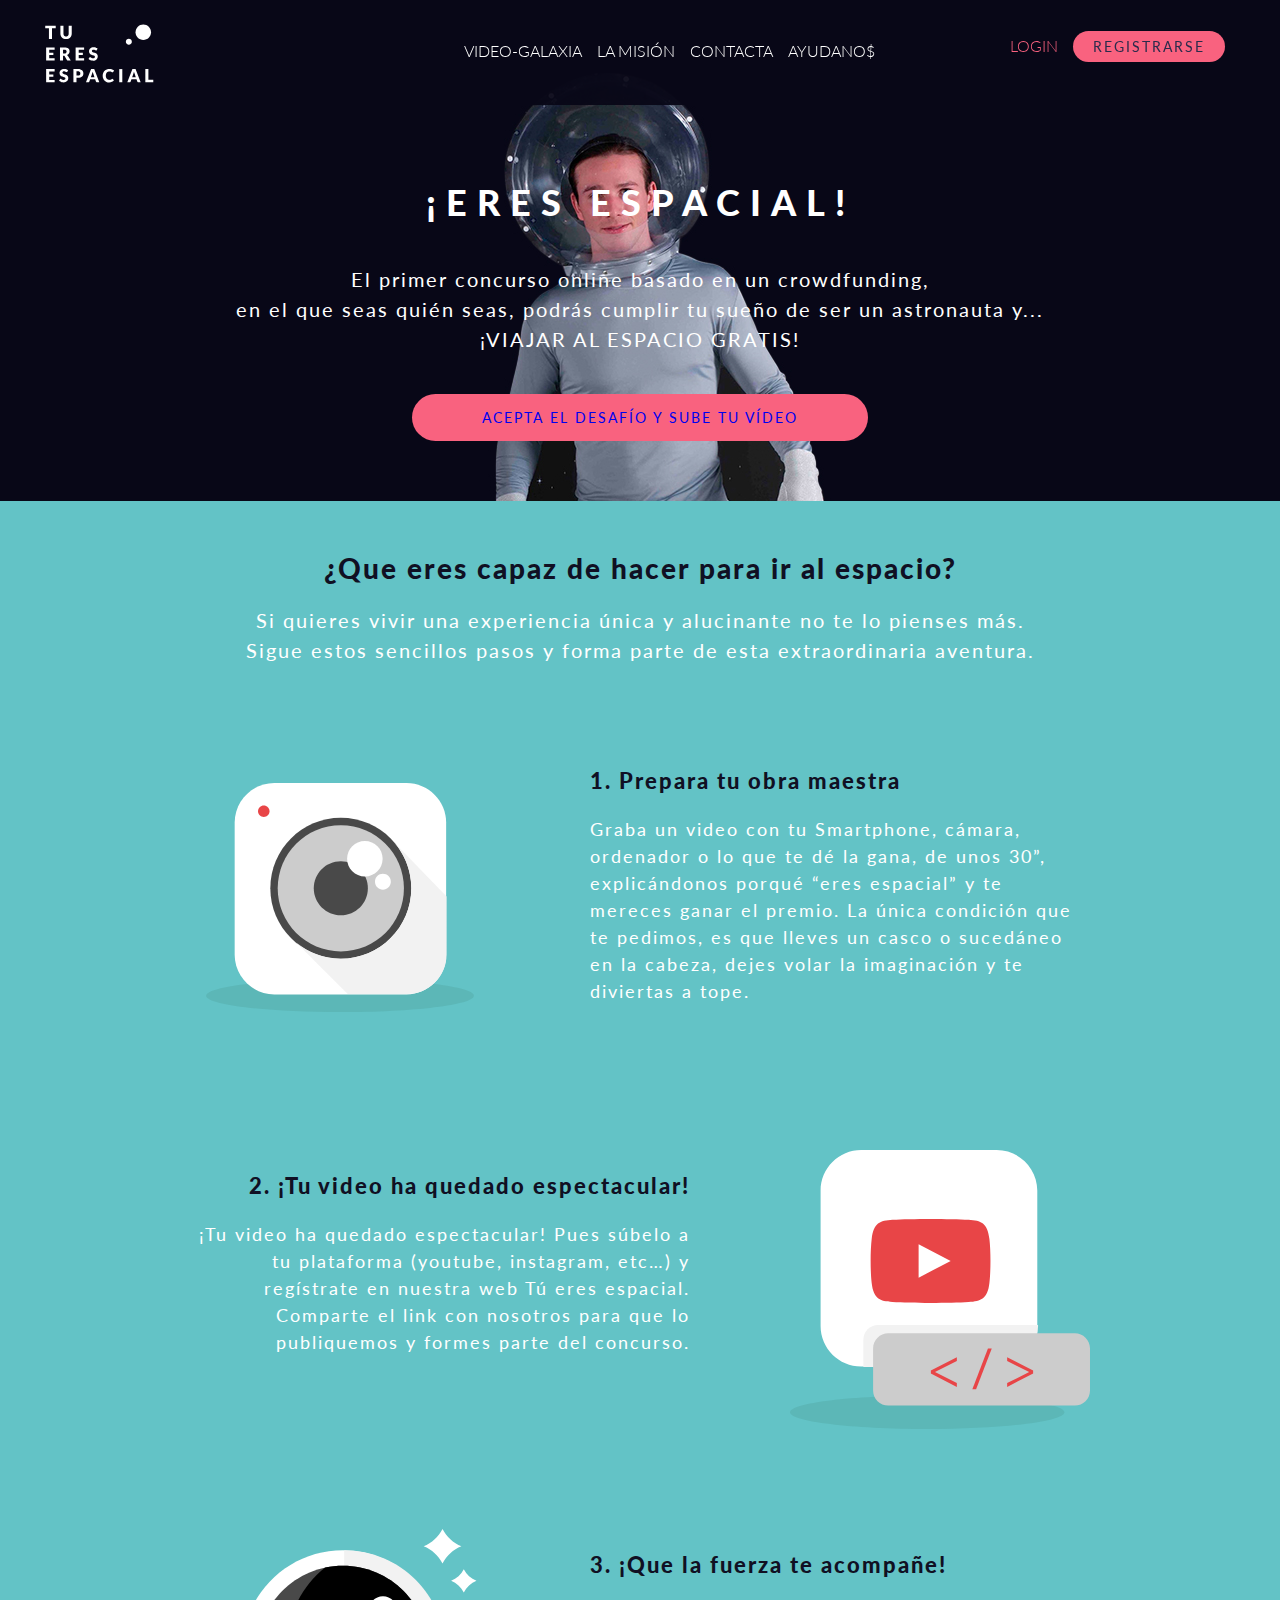
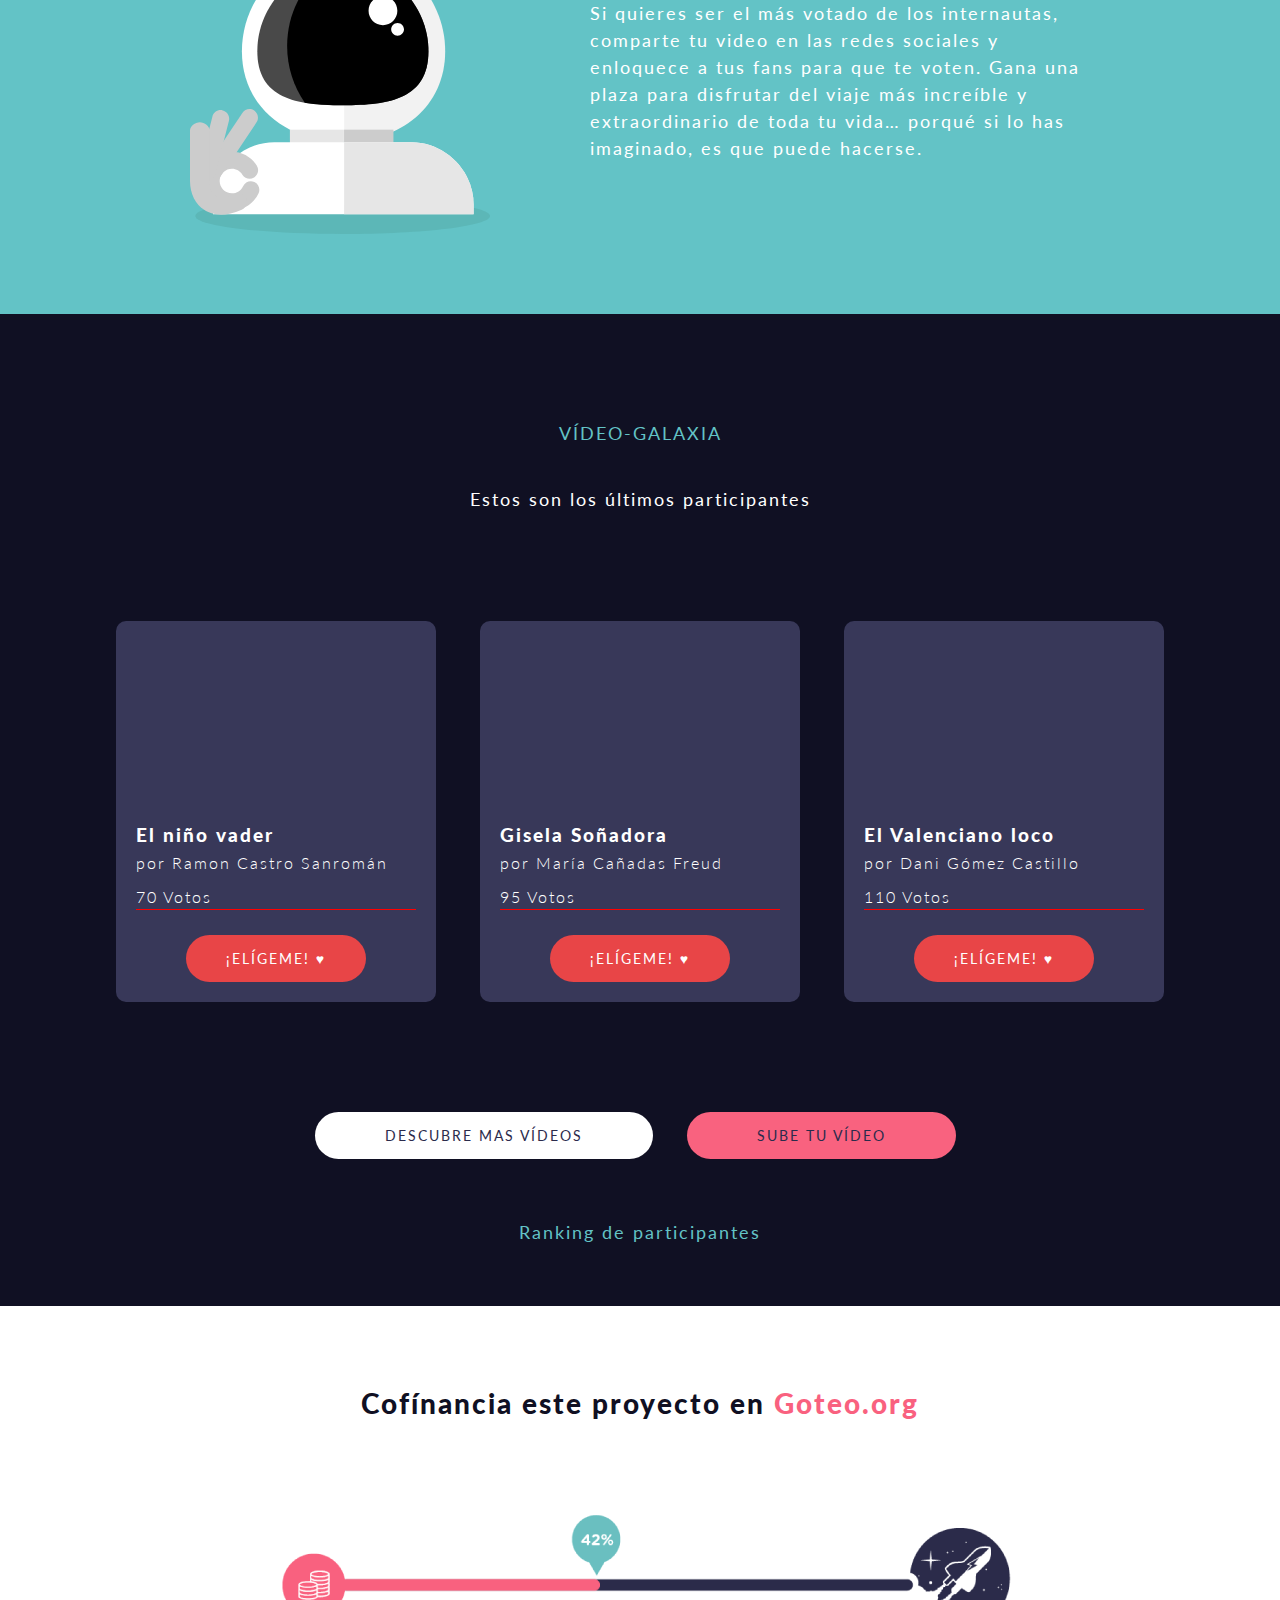
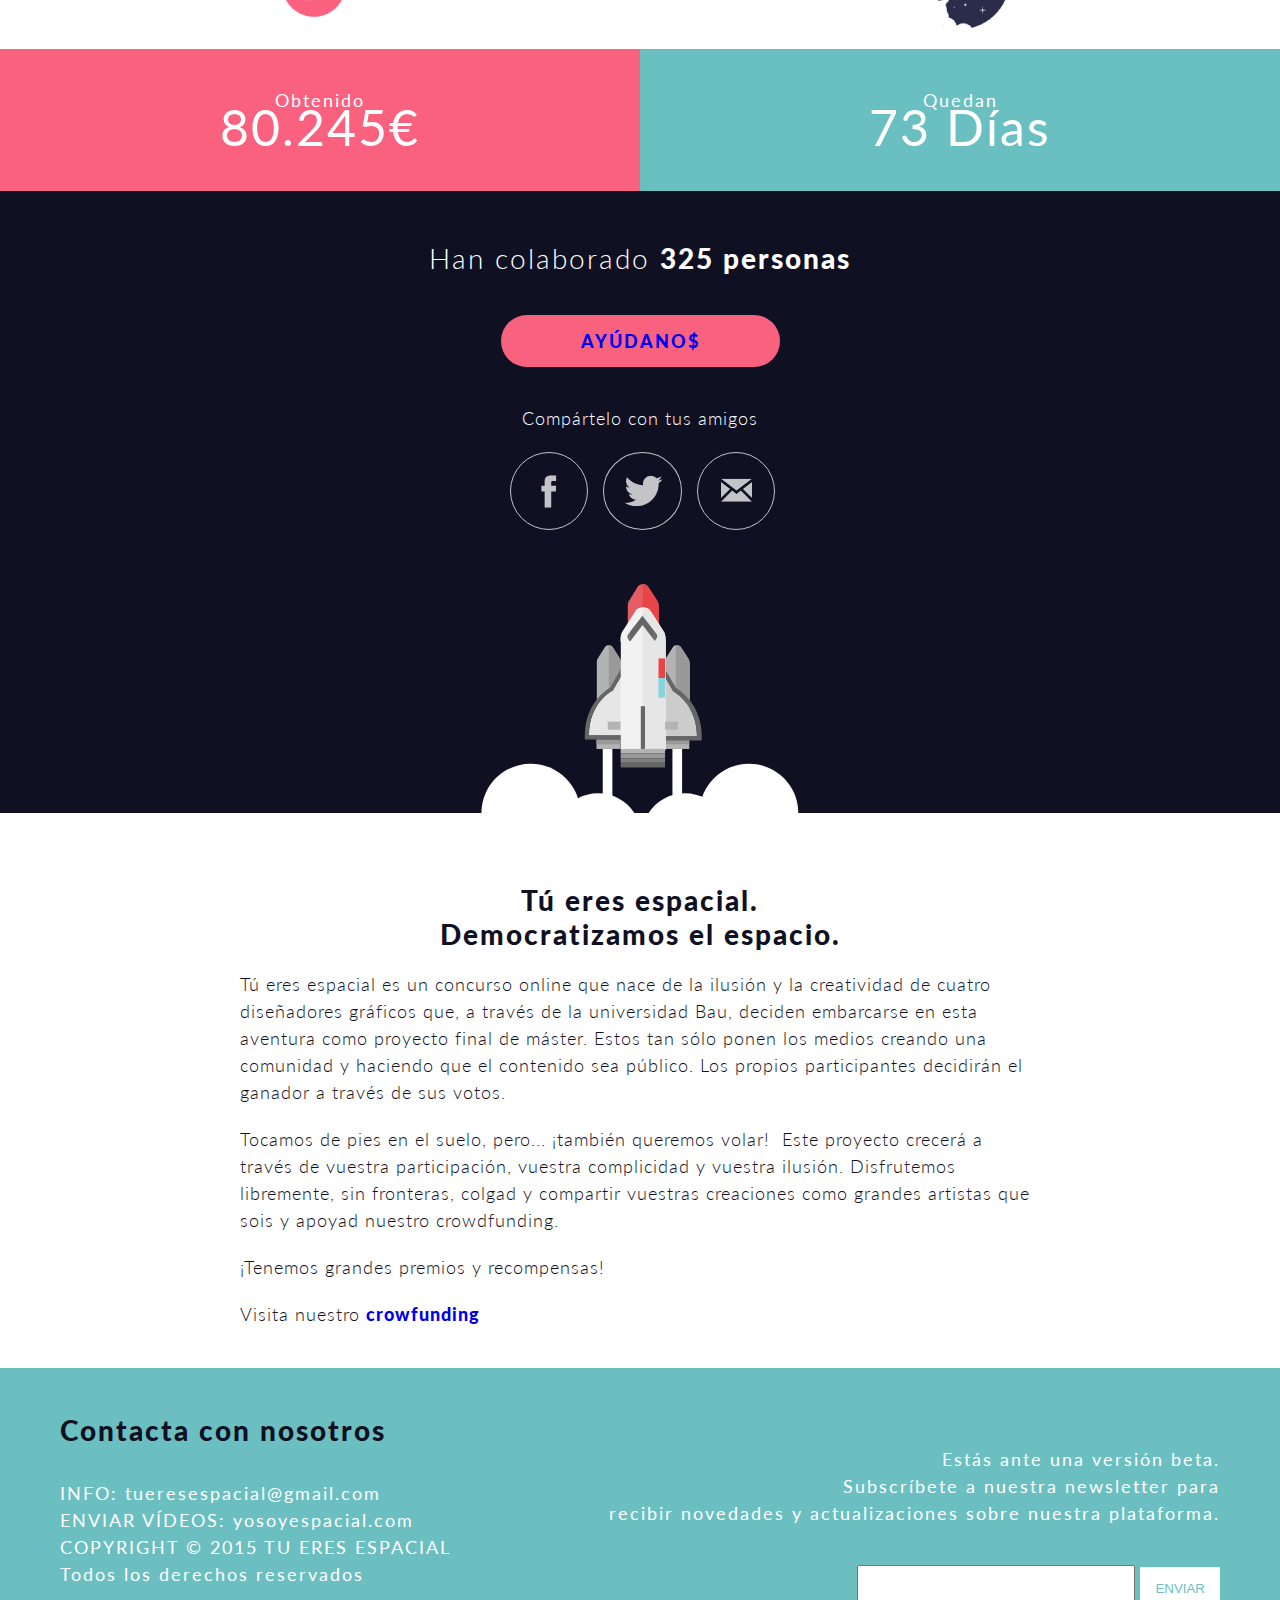
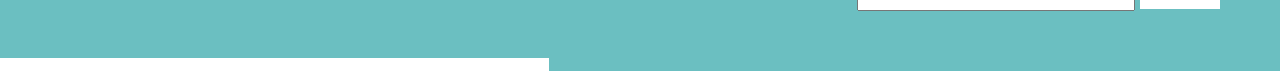
<file: index.html>
<!DOCTYPE html>
<html>
<head>
	<meta charset="UTF-8">
	<title>Tu eres espacial</title>
	<link href='http://fonts.googleapis.com/css?family=Lato:100,300,400,700,900,100italic,300italic,400italic,700italic,900italic' rel='stylesheet' type='text/css'>
	<link rel="stylesheet" href="css/style.css" type="text/css"/>
</head>
<body>

	<header>
		<a href="index.html"><img  class="logo" src="img/logo.svg" style="float:left; width:120px;"></a>
		<div class="header_desktop">
			<nav class="menu">
				<ul>
					<li><a href="galeria.html">VIDEO-GALAXIA</a></li>
					<li><a href="#project">LA MISIÓN</a></li>
					<li><a href="#contacto">CONTACTA</a></li>
					<li><a href="#donar">AYUDANO$</a></li>
				</ul>
			</nav>
			<div class="redessociales">
				<ul>
					<li><a class="pink" href="login.html" >LOGIN</a></li>
					<li><a href="registro1.html" class="boton_registro">Registrarse</a></li>
				</ul>
			</div>
		</div>
		<div class="header_mobile">
			<img class="hamburguer" src="img/menu-01.svg">
			<nav>
				<ul>
					<li><a href="galeria.html">Vídeo-Galaxia</a></li>
					<li><a href="#project">La Misión</a></li>
					<li><a href="#contacto">Contacta</a></li>
					<li><a href="#donar">Ayudano$</a></li>
					<li><a class="pink" href="login.html" >Login</a></li>
					<li><a href="registro1.html" class="boton_registro">Registrarse</a></li>
				</ul>
			</nav>

		</div>
	</header>

	<article class="home clearfix">
		<h1> ¡Eres espacial!</h1>
		<p>El primer concurso online basado en un crowdfunding,</br> en el que seas quién seas, podrás cumplir tu sueño de ser un astronauta y...</br> ¡VIAJAR AL ESPACIO GRATIS!</p>
		<button class="boton_participar"><a href="registro1.html">Acepta el desafío y sube tu vídeo</a></button>
	</article>
	<article class="explicacion clearfix">
		<h2><a name="participar">¿Que eres capaz de hacer para ir al espacio?</a></h2>
		<p class="subtitle">Si quieres vivir una experiencia única y alucinante no te lo pienses más.</br>
		Sigue estos sencillos pasos y forma parte de esta extraordinaria aventura. </p>
		<div class="paso right clearfix">
			<img src="img/1.svg">
			<div>
				<h3>1. Prepara tu obra maestra</h3>
				<p>Graba un video con tu Smartphone, cámara, ordenador o lo que te dé la gana, de unos 30”, explicándonos porqué “eres espacial” y te mereces ganar el premio. La única condición que te pedimos, es que lleves un casco o sucedáneo en la cabeza, dejes volar la imaginación y te diviertas a tope.</p>
			</div>
		</div>
		<div class="paso left clearfix">
			<img src="img/2.svg">
			<div>
				<h3>2. ¡Tu video ha quedado espectacular!</h3>
				<p>¡Tu video ha quedado espectacular! Pues súbelo a tu plataforma (youtube, instagram, etc…) y regístrate en nuestra web Tú eres espacial. Comparte el link con nosotros para que lo publiquemos y formes parte del concurso.</p>
			</div>
		</div>
		<div class="paso right clearfix">
			<img src="img/3.svg" >
			<div>
				<h3>3. ¡Que la fuerza te acompañe!</h3>
				<p>Si quieres ser el más votado de los internautas, comparte tu video en las redes sociales y enloquece a tus fans para que te voten. Gana una plaza para disfrutar del viaje más increíble y extraordinario de toda tu vida… porqué si lo has imaginado, es que puede hacerse.
</p>
			</div>
		</div>
		
		
	</article>

	<article class="videos">
		<h1><a name="videos">VÍDEO-GALAXIA</a></h1>
		<p>Estos son los últimos participantes</p>
		<section class="user">
			<iframe width="320" height="180" src="http://www.youtube.com/embed/-acmjJb8f78" frameborder="0" allowfullscreen></iframe>
			<div class="datos">
				<h3>El niño vader</h3>
				<p>por <span style="color:##E84547;">Ramon Castro Sanromán</span></p>
				<p class="votos">70 Votos</p>
				<a href="index2.html" ><button class="boton_rosa2">¡Elígeme! ♥</button></a>
			</div>
		</section>
		<section class="user">
			<iframe width="320" height="180" src="http://www.youtube.com/embed/KJ60hhQaNFo" frameborder="0" allowfullscreen></iframe>
			<div class="datos">
				<h3>Gisela Soñadora</h3>
				<p>por <span style="color:##E84547;">María Cañadas Freud</span></p>
				<p class="votos">95 Votos</p>
				<button class="boton_rosa2">¡Elígeme! ♥  </button>
			</div>
		</section>
		<section class="user">
			<iframe width="320" height="180" src="http://www.youtube.com/embed/1z07x-TVDLU" frameborder="0" allowfullscreen></iframe>
			<div class="datos">
				<h3>El Valenciano loco</h3>
				<p>por <span style="color:##E84547;">Dani Gómez Castillo</span></p>
				<p class="votos">110 Votos</p>
				<button class="boton_rosa2">¡Elígeme! ♥  </button>
			</div>
		</section>
		<section>
			<a href="galeria.html" ><button class="boton_blanco">Descubre mas vídeos</button></a>
			<a href="registro1.html" ><button class="boton_participar">Sube tu vídeo </button></a>
		</section>
		<a href="ranking.html">Ranking de participantes</a>
	</article>

	<a name="donar"><article class="donacion"></a>

		<section class="goteo clearfix">
			<h2>Cofínancia este proyecto en <a href="goteo.pdf"><span style="color:#F9617F;">Goteo.org</span></a></h2>
			<img src="img/goteo.png">
			
		</section>	

		<section class="numeros clearfix">
			<div class="rosa"><p>Obtenido</br><span style="font-size:50px;">80.245€</span></p></div>
			<div class="azul"><p>Quedan</br><span style="font-size:50px;">73 Días</span></p></div>
		</section>	

		<section class="redes clearfix">
			<h2>Han colaborado <span style="font-weight:900;">325 personas</span></h2>
			<button class="boton_donar"><a href="goteo.pdf">AYÚDANO$</a></button>
			<p>Compártelo con tus amigos</p>
			<ul>
				<li><img src="img/facebook-05.svg" ></li>
				<li><img src="img/twitter-05.svg" ></li>
				<li><img src="img/mail-05.svg" ></li>
			</ul>
		</section>
	</article>

	<a name="project"><article class="proyecto clearfix"></a>
		<h2>Tú eres espacial.</br> Democratizamos el espacio.</h2>
		<p>Tú eres espacial es un concurso online que nace de la ilusión y la creatividad de cuatro diseñadores gráficos que, a través de la universidad Bau, deciden embarcarse en esta aventura como proyecto final de máster. Estos tan sólo ponen los medios creando una comunidad y haciendo que el contenido sea público. Los propios participantes decidirán el ganador a través de sus votos.</p>
		<p>Tocamos de pies en el suelo, pero... ¡también queremos volar!  Este proyecto crecerá a través de vuestra participación, vuestra complicidad y vuestra ilusión. Disfrutemos libremente, sin fronteras, colgad y compartir vuestras creaciones como grandes artistas que sois y apoyad nuestro crowdfunding. </p>
		<p>¡Tenemos grandes premios y recompensas!</p>
		<p>Visita nuestro <span style="font-weight:900;"><a href="goteo.pdf" style="text-decoration:none;">crowfunding</a></span></p>
	</article>

	<footer class="clearfix">
		<div class="contacto">
			<h2><a name="contacto">Contacta con nosotros</a></h2>
			<p
			+34 93 284 32 12<br>
			INFO: tueresespacial@gmail.com<br>
			ENVIAR VÍDEOS: yosoyespacial.com<br>
			COPYRIGHT © 2015 TU ERES ESPACIAL<br>
			Todos los derechos reservados<br>
			</p>
		</div>

		<div class="newsletter">
			<div>
				<label><p>Estás ante una versión beta. <br>Subscríbete a nuestra newsletter para<br> recibir novedades y actualizaciones sobre nuestra plataforma.</p>
				</label>
				<input id="email" style="width:270px; height:40px;">
				<button class="enviar">ENVIAR</button>
			</div>
		</div>
	</footer>

</body>

</html>
</file>
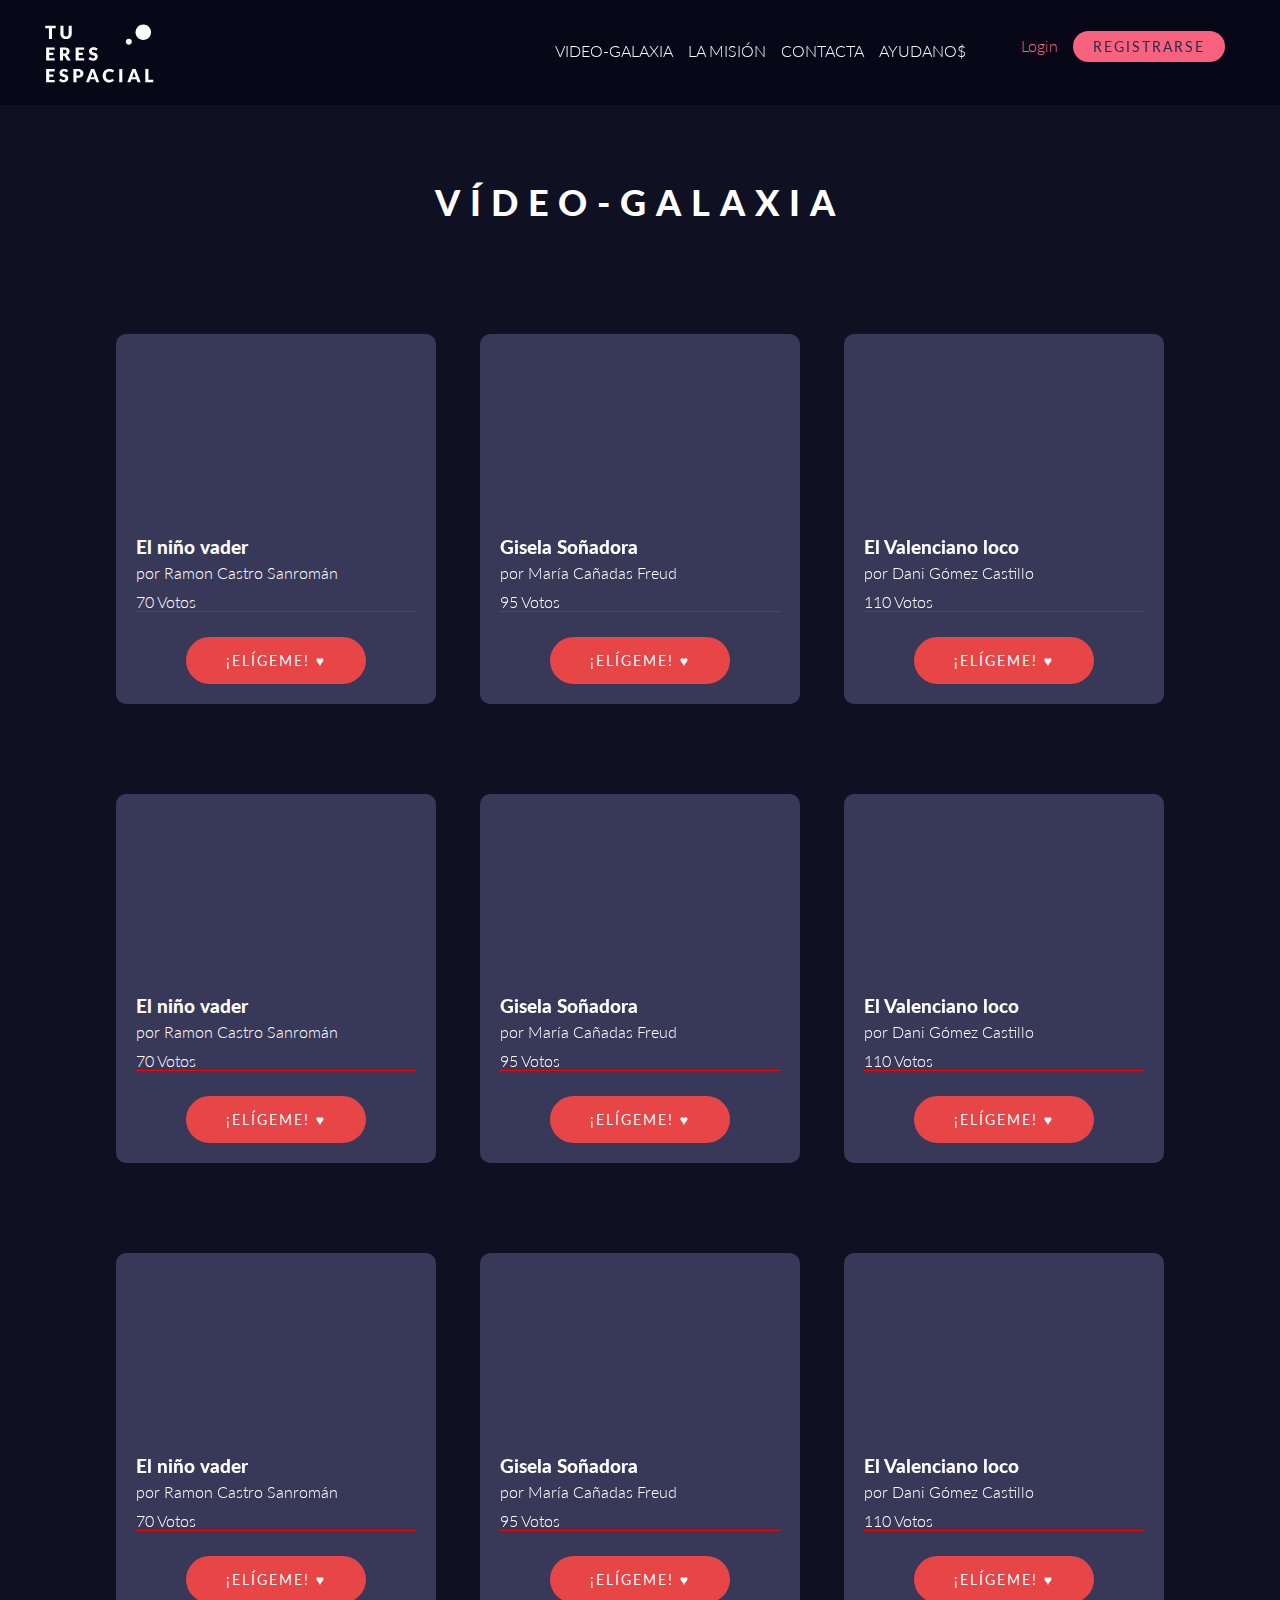
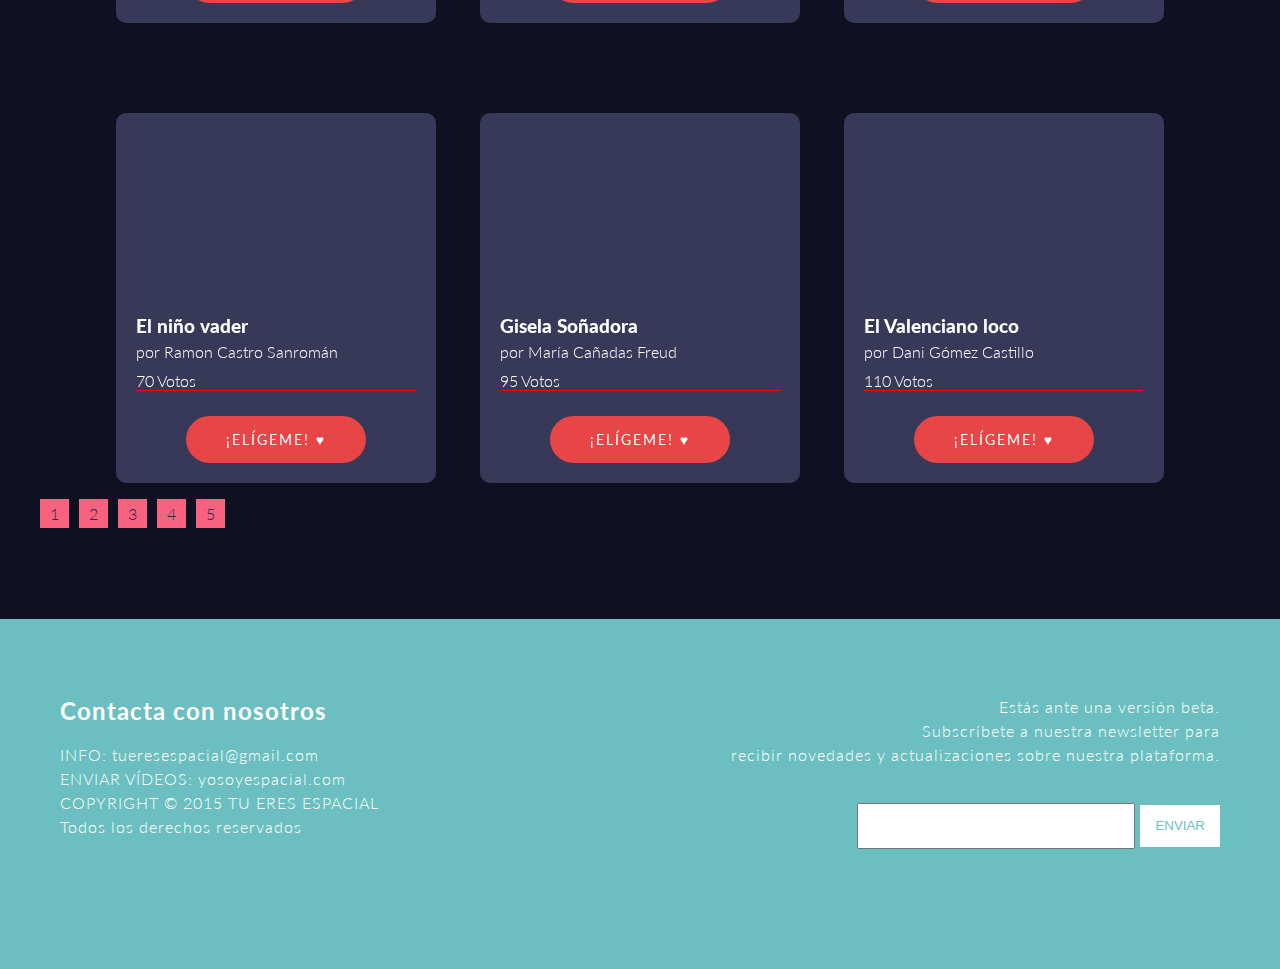
<file: galeria.html>
<!DOCTYPE html>
<html>
<head>
	<meta charset="UTF-8">
	<title>Tu eres espacial-Galería</title>
	<link href='http://fonts.googleapis.com/css?family=Lato:100,300,400,700,900,100italic,300italic,400italic,700italic,900italic' rel='stylesheet' type='text/css'>
	<link rel="stylesheet" href="css/style1.css" type="text/css"/>
</head>
<body>

	<header>
		<a href="index.html"><img  class="logo" src="img/logo.svg" style="float:left; width:120px;"></a>
		<div class="header_desktop">
			<nav class="menu">
				<ul>
					<li><a href="galeria.html">VIDEO-GALAXIA</a></li>
					<li><a href="#project">LA MISIÓN</a></li>
					<li><a href="#contacto">CONTACTA</a></li>
					<li><a href="#donar">AYUDANO$</a></li>
				</ul>
			</nav>
			<div class="redessociales">
				<ul>
					<li><a class="pink" href="login.html" >Login</a></li>
					<li><a href="registro1.html" class="boton_registro">Registrarse</a></li>
				</ul>
			</div>
		</div>
	</header>
	<article class="main">
		<h1><a name="videos">VÍDEO-GALAXIA</a></h1>
		<section class="user">
			<iframe width="320" height="180" src="http://www.youtube.com/embed/-acmjJb8f78" frameborder="0" allowfullscreen></iframe>
			<div class="datos">
				<h3>El niño vader</h3>
				<p>por <span style="color:##E84547;">Ramon Castro Sanromán</span></p>
				<p class="votos">70 Votos</p>
				<button class="boton_rosa2">¡Elígeme! ♥ </button>
			</div>
		</section>
		<section class="user">
			<iframe width="320" height="180" src="http://www.youtube.com/embed/KJ60hhQaNFo" frameborder="0" allowfullscreen></iframe>
			<div class="datos">
				<h3>Gisela Soñadora</h3>
				<p>por <span style="color:##E84547;">María Cañadas Freud</span></p>
				<p class="votos">95 Votos</p>
				<button class="boton_rosa2">¡Elígeme! ♥  </button>
			</div>
		</section>
		<section class="user">
			<iframe width="320" height="180" src="http://www.youtube.com/embed/1z07x-TVDLU" frameborder="0" allowfullscreen></iframe>
			<div class="datos">
				<h3>El Valenciano loco</h3>
				<p>por <span style="color:##E84547;">Dani Gómez Castillo</span></p>
				<p class="votos">110 Votos</p>
				<button class="boton_rosa2">¡Elígeme! ♥  </button>
			</div>
		</section>
		<section class="user">
			<iframe width="320" height="180" src="http://www.youtube.com/embed/-acmjJb8f78" frameborder="0" allowfullscreen></iframe>
			<div class="datos">
				<h3>El niño vader</h3>
				<p>por <span style="color:##E84547;">Ramon Castro Sanromán</span></p>
				<p class="votos">70 Votos</p>
				<button class="boton_rosa2">¡Elígeme! ♥  </button>
			</div>
		</section>
		<section class="user">
			<iframe width="320" height="180" src="http://www.youtube.com/embed/KJ60hhQaNFo" frameborder="0" allowfullscreen></iframe>
			<div class="datos">
				<h3>Gisela Soñadora</h3>
				<p>por <span style="color:##E84547;">María Cañadas Freud</span></p>
				<p class="votos">95 Votos</p>
				<button class="boton_rosa2">¡Elígeme! ♥ </button>
			</div>
		</section>
		<section class="user">
			<iframe width="320" height="180" src="http://www.youtube.com/embed/1z07x-TVDLU" frameborder="0" allowfullscreen></iframe>
			<div class="datos">
				<h3>El Valenciano loco</h3>
				<p>por <span style="color:##E84547;">Dani Gómez Castillo</span></p>
				<p class="votos">110 Votos</p>
				<button class="boton_rosa2">¡Elígeme! ♥  </button>
			</div>
		</section>
				<section class="user">
			<iframe width="320" height="180" src="http://www.youtube.com/embed/-acmjJb8f78" frameborder="0" allowfullscreen></iframe>
			<div class="datos">
				<h3>El niño vader</h3>
				<p>por <span style="color:##E84547;">Ramon Castro Sanromán</span></p>
				<p class="votos">70 Votos</p>
				<button class="boton_rosa2">¡Elígeme! ♥  </button>
			</div>
		</section>
		<section class="user">
			<iframe width="320" height="180" src="http://www.youtube.com/embed/KJ60hhQaNFo" frameborder="0" allowfullscreen></iframe>
			<div class="datos">
				<h3>Gisela Soñadora</h3>
				<p>por <span style="color:##E84547;">María Cañadas Freud</span></p>
				<p class="votos">95 Votos</p>
				<button class="boton_rosa2">¡Elígeme! ♥ </button>
			</div>
		</section>
		<section class="user">
			<iframe width="320" height="180" src="http://www.youtube.com/embed/1z07x-TVDLU" frameborder="0" allowfullscreen></iframe>
			<div class="datos">
				<h3>El Valenciano loco</h3>
				<p>por <span style="color:##E84547;">Dani Gómez Castillo</span></p>
				<p class="votos">110 Votos</p>
				<button class="boton_rosa2">¡Elígeme! ♥  </button>
			</div>
		</section>
		<section class="user">
			<iframe width="320" height="180" src="http://www.youtube.com/embed/-acmjJb8f78" frameborder="0" allowfullscreen></iframe>
			<div class="datos">
				<h3>El niño vader</h3>
				<p>por <span style="color:##E84547;">Ramon Castro Sanromán</span></p>
				<p class="votos">70 Votos</p>
				<button class="boton_rosa2">¡Elígeme! ♥  </button>
			</div>
		</section>
		<section class="user">
			<iframe width="320" height="180" src="http://www.youtube.com/embed/KJ60hhQaNFo" frameborder="0" allowfullscreen></iframe>
			<div class="datos">
				<h3>Gisela Soñadora</h3>
				<p>por <span style="color:##E84547;">María Cañadas Freud</span></p>
				<p class="votos">95 Votos</p>
				<button class="boton_rosa2">¡Elígeme! ♥  </button>
			</div>
		</section>
		<section class="user">
			<iframe width="320" height="180" src="http://www.youtube.com/embed/1z07x-TVDLU" frameborder="0" allowfullscreen></iframe>
			<div class="datos">
				<h3>El Valenciano loco</h3>
				<p>por <span style="color:##E84547;">Dani Gómez Castillo</span></p>
				<p class="votos">110 Votos</p>
				<button class="boton_rosa2">¡Elígeme! ♥  </button>
			</div>
		</section>
		<ul>
			<li>1</li>
			<li>2</li>
			<li>3</li>
			<li>4</li>
			<li>5</li>
		</ul>

	</article>
	<footer class="clearfix">
		<div class="contacto">
			<h2><a name="contacto">Contacta con nosotros</a></h2>
			<p
			+34 93 284 32 12<br>
			INFO: tueresespacial@gmail.com<br>
			ENVIAR VÍDEOS: yosoyespacial.com<br>
			COPYRIGHT © 2015 TU ERES ESPACIAL<br>
			Todos los derechos reservados<br>
			</p>
		</div>

		<div class="newsletter">
			<div>
				<label><p>Estás ante una versión beta. <br>Subscríbete a nuestra newsletter para<br> recibir novedades y actualizaciones sobre nuestra plataforma.</p>
				</label>
				<input id="email" style="width:270px; height:40px;">
				<button class="enviar">ENVIAR</button>
			</div>
		</div>
	</footer>
</body>
</hmtl>
</file>
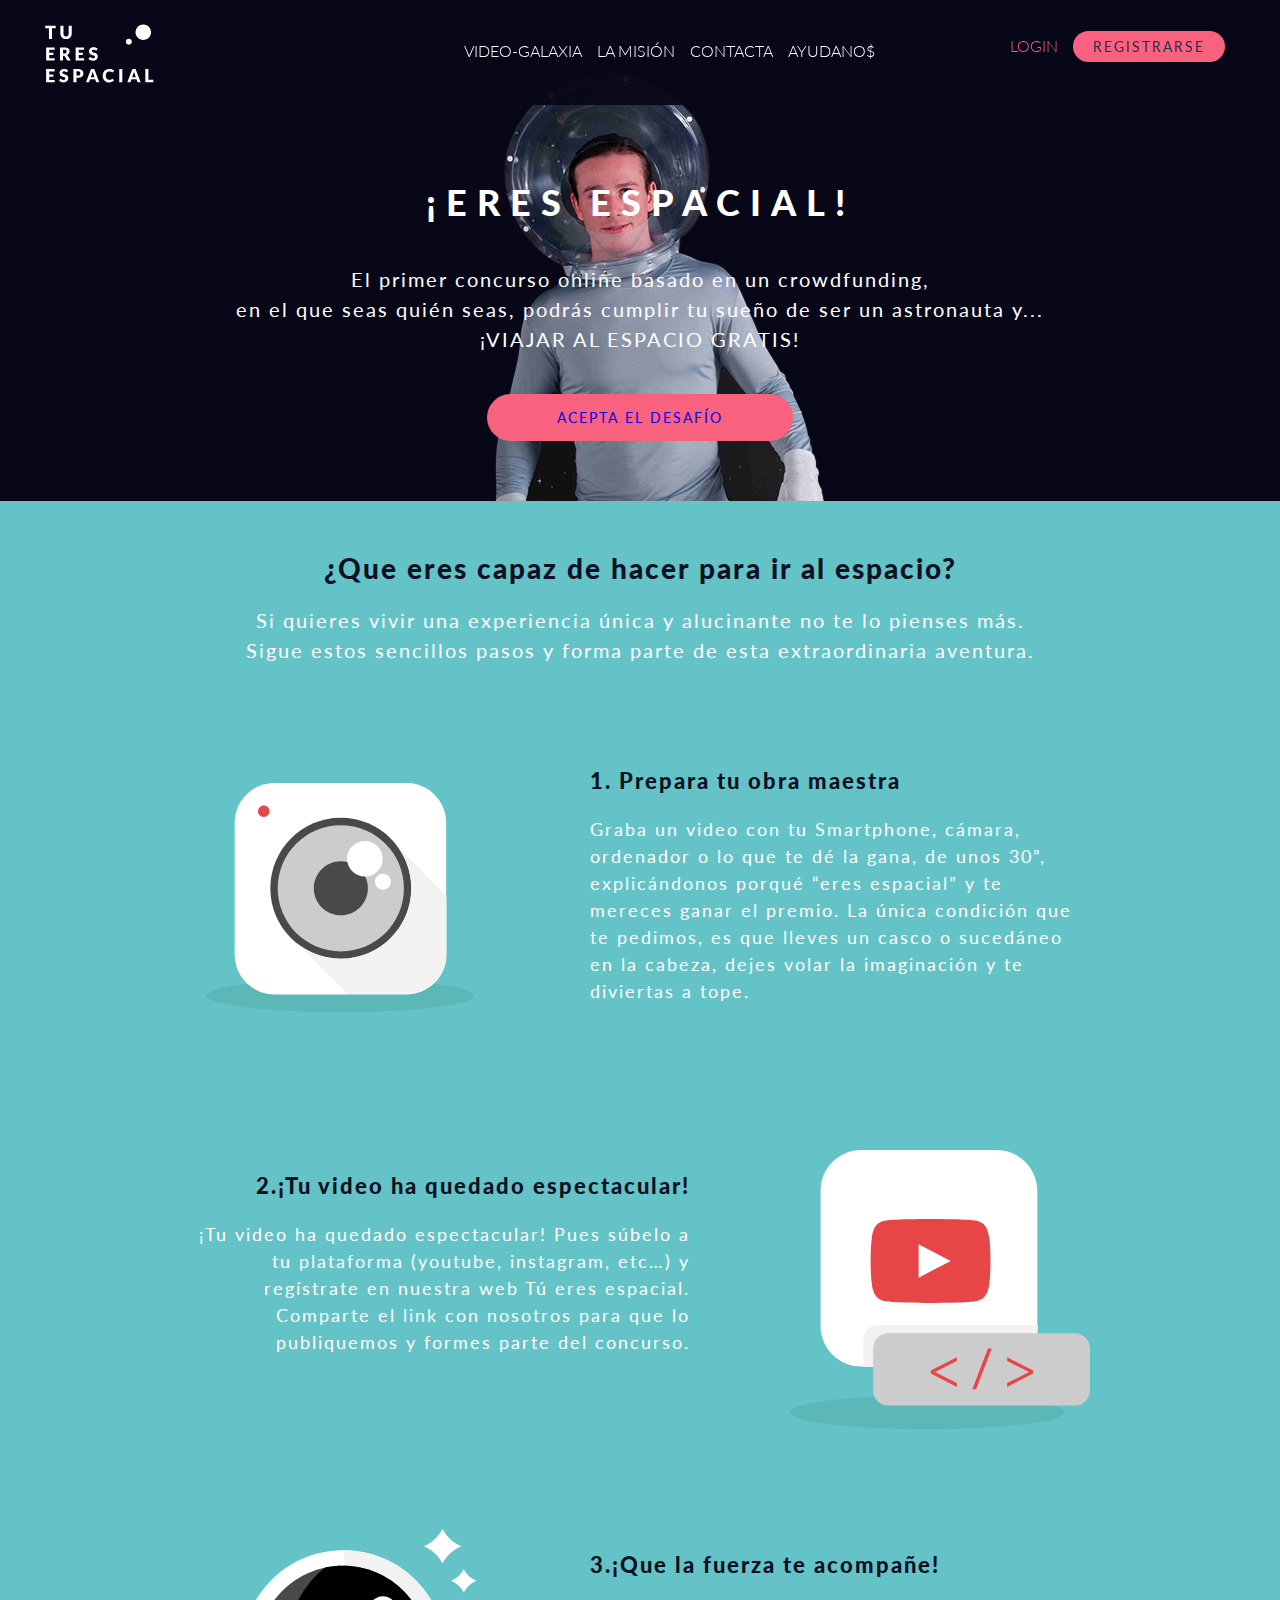
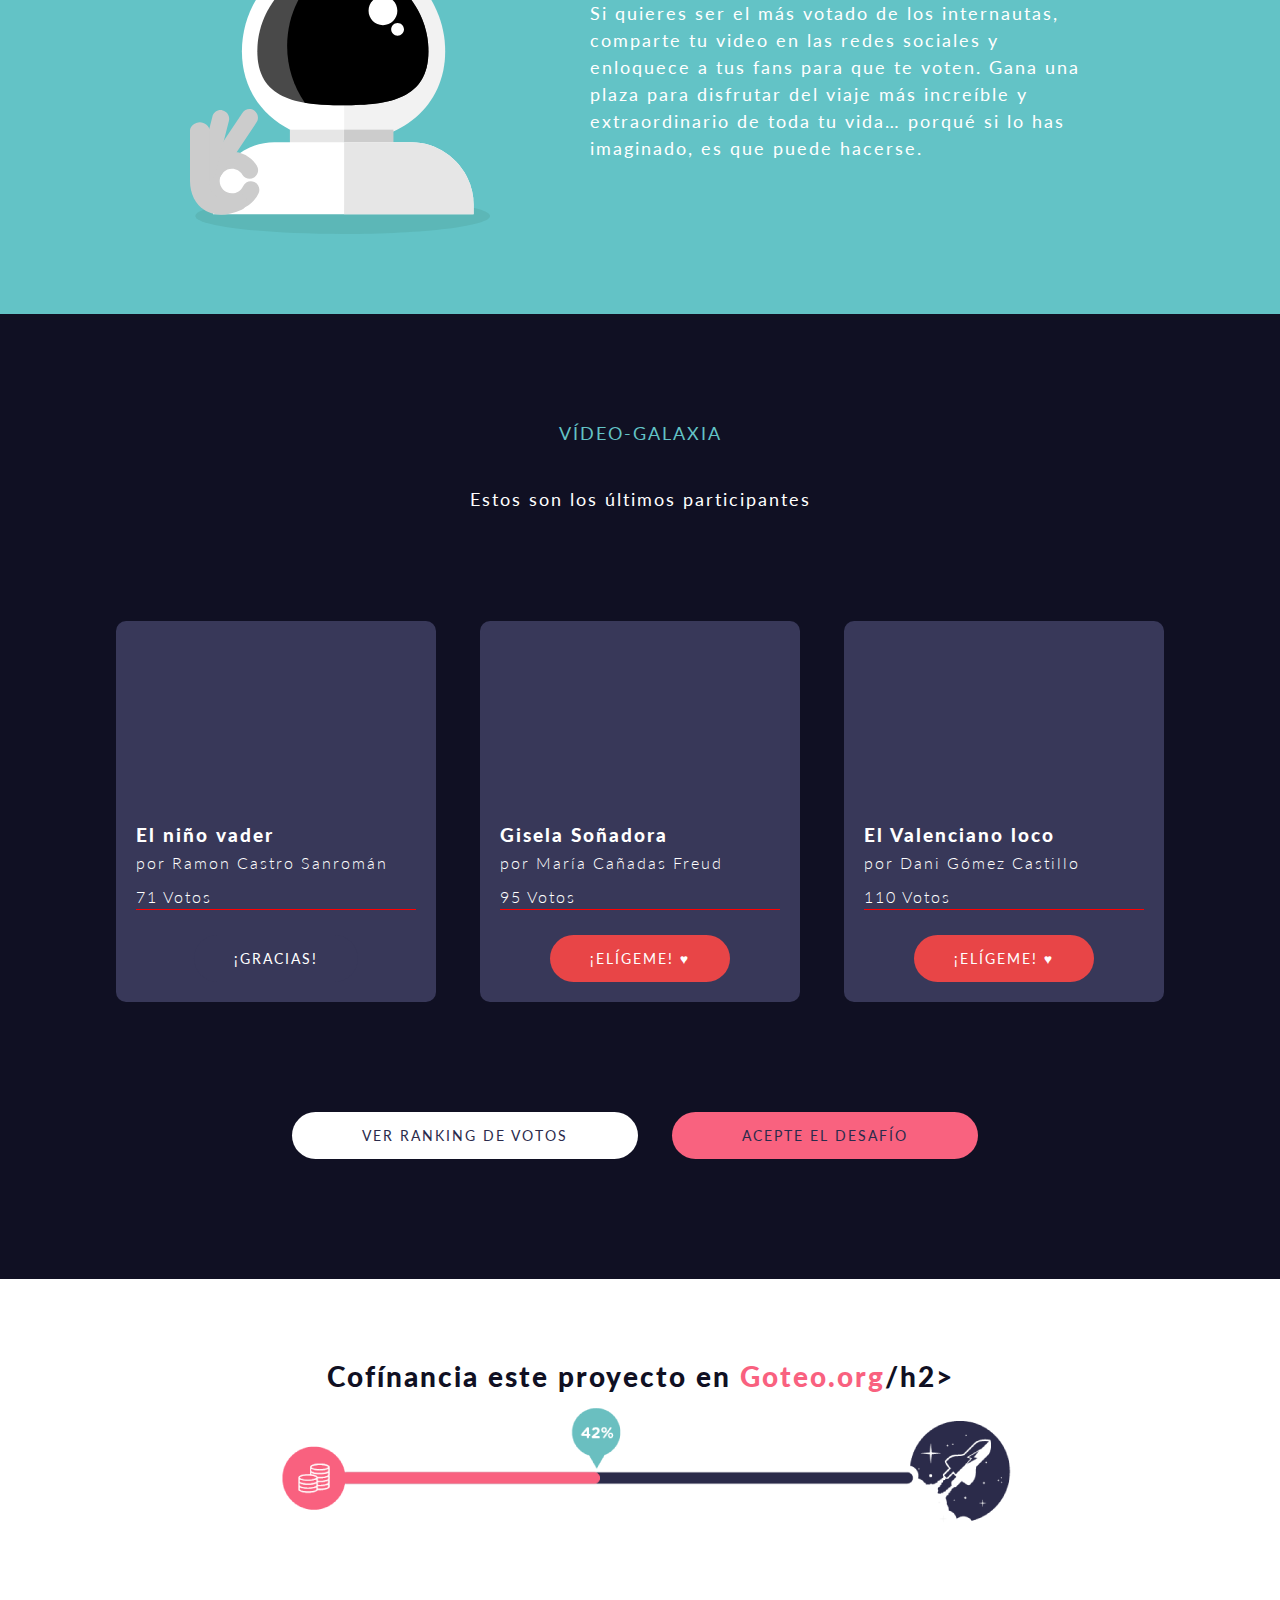
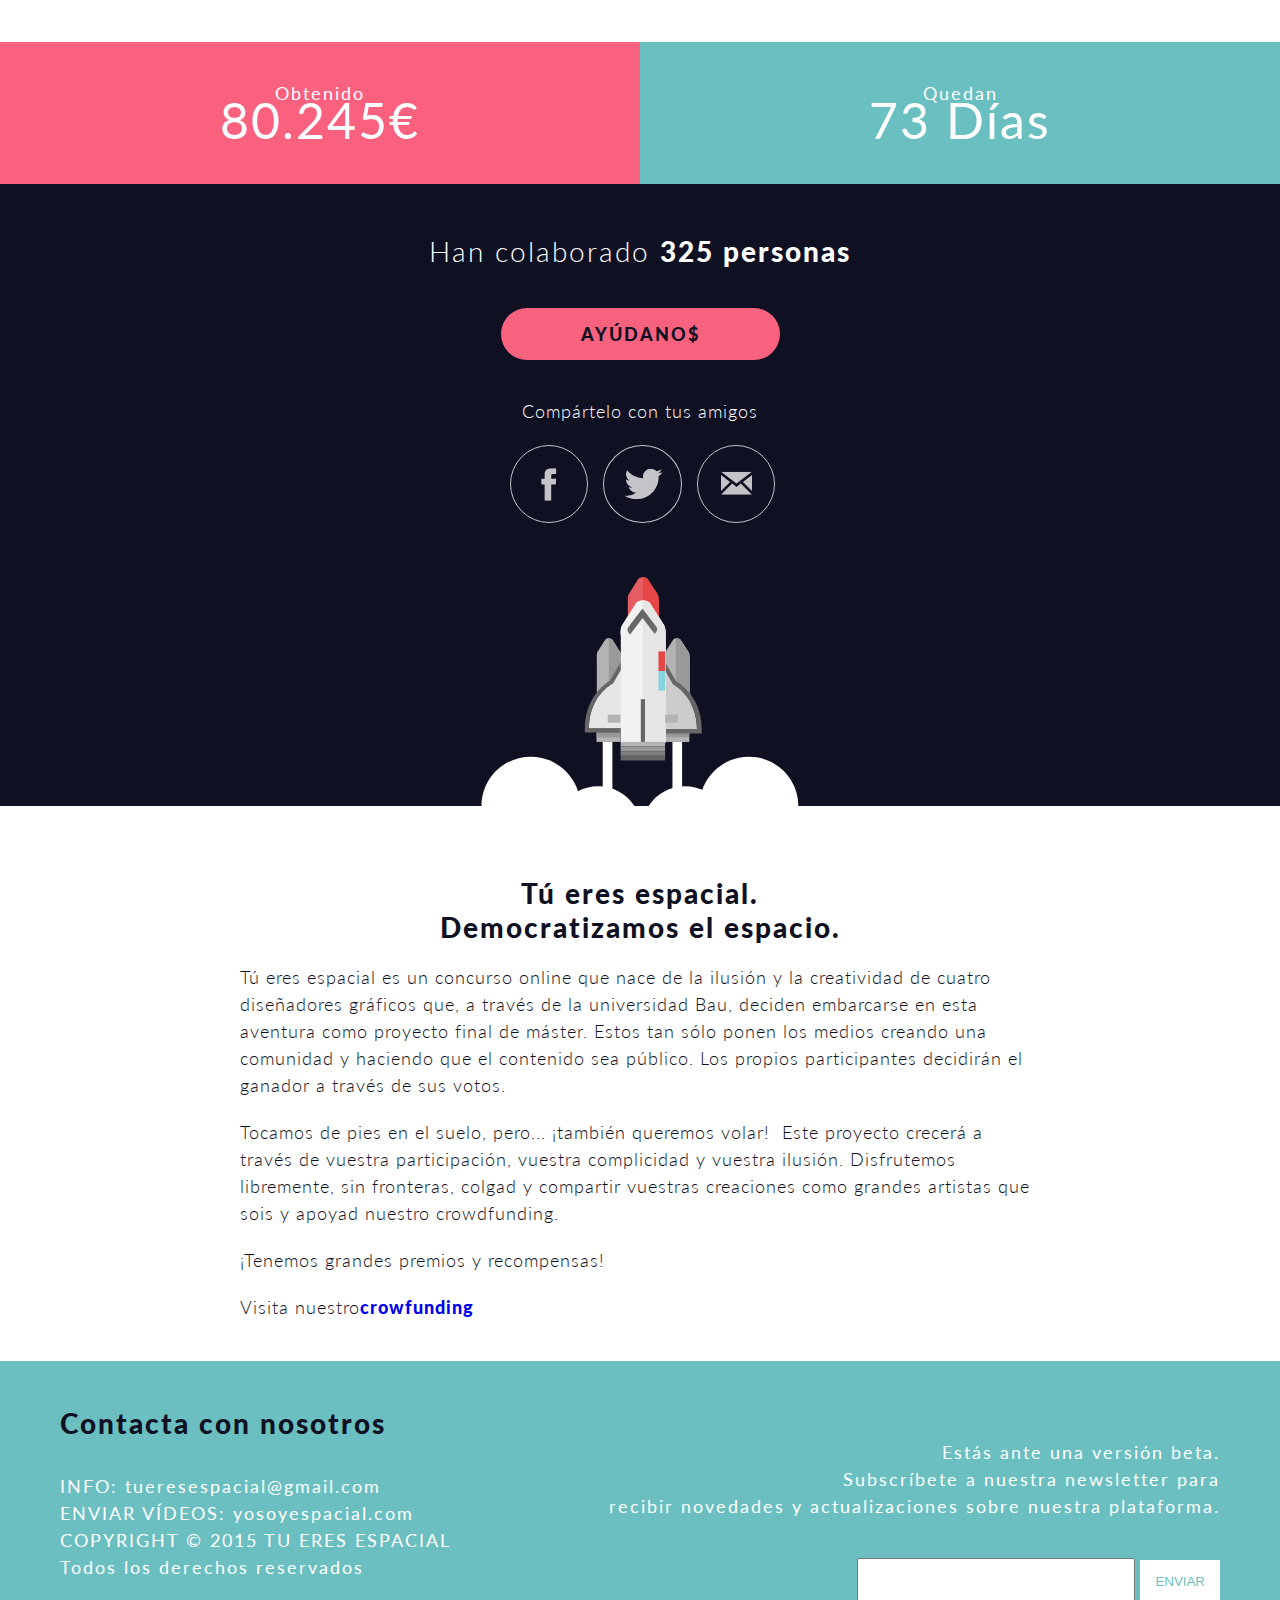
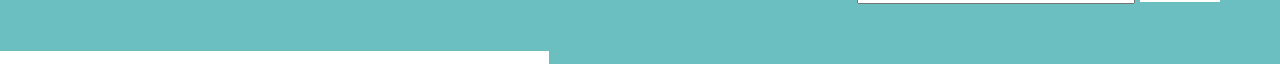
<file: index2.html>
<!DOCTYPE html>
<html>
<head>
	<meta charset="UTF-8">
	<title>Tu eres espacial</title>
	<link href='http://fonts.googleapis.com/css?family=Lato:100,300,400,700,900,100italic,300italic,400italic,700italic,900italic' rel='stylesheet' type='text/css'>
	<link rel="stylesheet" href="css/style.css" type="text/css"/>
</head>
<body>

	<header>
		<a href="index.html"><img  class="logo" src="img/logo.svg" style="float:left; width:120px;"></a>
		<div class="header_desktop">
			<nav class="menu">
				<ul>
					<li><a href="galeria.html">VIDEO-GALAXIA</a></li>
					<li><a href="#project">LA MISIÓN</a></li>
					<li><a href="#contacto">CONTACTA</a></li>
					<li><a href="#donar">AYUDANO$</a></li>
				</ul>
			</nav>
			<div class="redessociales">
				<ul>
					<li><a class="pink" href="login.html" >LOGIN</a></li>
					<li><a href="registro1.html" class="boton_registro">Registrarse</a></li>
				</ul>
			</div>
		</div>
		<div class="header_mobile">
			<img class="hamburguer" src="img/menu-01.svg">
			<nav>
				<ul>
					<li><a href="galeria.html">Vídeo-Galaxia</a></li>
					<li><a href="#project">La Misión</a></li>
					<li><a href="#contacto">Contacta</a></li>
					<li><a href="#donar">Ayudano$</a></li>
					<li><a class="pink" href="login.html" >Login</a></li>
					<li><a href="registro1.html" class="boton_registro">Registrarse</a></li>
				</ul>
			</nav>

		</div>
	</header>


	<article class="home clearfix">
		<h1> ¡Eres espacial!</h1>
		<p>El primer concurso online basado en un crowdfunding,</br> en el que seas quién seas, podrás cumplir tu sueño de ser un astronauta y...</br> ¡VIAJAR AL ESPACIO GRATIS!</p>
		<button class="boton_participar"><a href="#participar">Acepta el desafío</a></button>
	</article>
	<article class="explicacion clearfix">
		<h2><a name="participar">¿Que eres capaz de hacer para ir al espacio?</a></h2>
		<p class="subtitle">Si quieres vivir una experiencia única y alucinante no te lo pienses más.</br>
		Sigue estos sencillos pasos y forma parte de esta extraordinaria aventura. </p>
		<div class="paso right clearfix">
			<img src="img/1.svg">
			<div>
				<h3>1. Prepara tu obra maestra</h3>
				<p>Graba un video con tu Smartphone, cámara, ordenador o lo que te dé la gana, de unos 30”, explicándonos porqué “eres espacial” y te mereces ganar el premio. La única condición que te pedimos, es que lleves un casco o sucedáneo en la cabeza, dejes volar la imaginación y te diviertas a tope.</p>
			</div>
		</div>
		<div class="paso left clearfix">
			<img src="img/2.svg">
			<div>
				<h3>2.¡Tu video ha quedado espectacular!</h3>
				<p>¡Tu video ha quedado espectacular! Pues súbelo a tu plataforma (youtube, instagram, etc…) y regístrate en nuestra web Tú eres espacial. Comparte el link con nosotros para que lo publiquemos y formes parte del concurso.</p>
			</div>
		</div>
		<div class="paso right clearfix">
			<img src="img/3.svg" >
			<div>
				<h3>3.¡Que la fuerza te acompañe!</h3>
				<p>Si quieres ser el más votado de los internautas, comparte tu video en las redes sociales y enloquece a tus fans para que te voten. Gana una plaza para disfrutar del viaje más increíble y extraordinario de toda tu vida… porqué si lo has imaginado, es que puede hacerse.
</p>
			</div>
		</div>
		
		
	</article>

	<article class="videos">
		<h1><a name="videos">VÍDEO-GALAXIA</a></h1>
		<p>Estos son los últimos participantes</p>
		<section class="user">
			<iframe width="320" height="180" src="http://www.youtube.com/embed/-acmjJb8f78" frameborder="0" allowfullscreen></iframe>
			<div class="datos">
				<h3>El niño vader</h3>
				<p>por <span style="color:##E84547;">Ramon Castro Sanromán</span></p>
				<p class="votos">71 Votos</p>
				<button class="boton_gracias"> ¡Gracias!</button>
			</div>
		</section>
		<section class="user">
			<iframe width="320" height="180" src="http://www.youtube.com/embed/KJ60hhQaNFo" frameborder="0" allowfullscreen></iframe>
			<div class="datos">
				<h3>Gisela Soñadora</h3>
				<p>por <span style="color:##E84547;">María Cañadas Freud</span></p>
				<p class="votos">95 Votos</p>
				<button class="boton_rosa2">¡Elígeme! ♥  </button>
			</div>
		</section>
		<section class="user">
			<iframe width="320" height="180" src="http://www.youtube.com/embed/1z07x-TVDLU" frameborder="0" allowfullscreen></iframe>
			<div class="datos">
				<h3>El Valenciano loco</h3>
				<p>por <span style="color:##E84547;">Dani Gómez Castillo</span></p>
				<p class="votos">110 Votos</p>
				<button class="boton_rosa2">¡Elígeme! ♥  </button>
			</div>
		</section>
		<a href="ranking.html" ><button class="boton_blanco">Ver Ranking de votos</button></a>
		<a href="img/registro1.pdf" ><button class="boton_participar">Acepte el desafío</button></a>
	</article>

	<a name="donar"><article class="donacion"></a>

		<section class="goteo clearfix">
			<h2>Cofínancia este proyecto en <a href="goteo.pdf"><span style="color:#F9617F;">Goteo.org</span></a>/h2>
			<img src="img/goteo.png">
			<p></p>
		</section>	

		<section class="numeros clearfix">
			<div class="rosa"><p>Obtenido</br><span style="font-size:50px;">80.245€</span></p></div>
			<div class="azul"><p>Quedan</br><span style="font-size:50px;">73 Días</span></p></div>
		</section>	

		<section class="redes clearfix">
			<h2>Han colaborado <span style="font-weight:900;">325 personas</span></h2>
			<a href="goteo.pdf"><button class="boton_donar">AYÚDANO$</button></a>
			<p>Compártelo con tus amigos</p>
			<ul>
				<li><img src="img/facebook-05.svg" ></li>
				<li><img src="img/twitter-05.svg" ></li>
				<li><img src="img/mail-05.svg" ></li>
			</ul>
		</section>
	</article>

	<a name="project"><article class="proyecto clearfix"></a>
		<h2>Tú eres espacial.</br> Democratizamos el espacio.</h2>
		<p>Tú eres espacial es un concurso online que nace de la ilusión y la creatividad de cuatro diseñadores gráficos que, a través de la universidad Bau, deciden embarcarse en esta aventura como proyecto final de máster. Estos tan sólo ponen los medios creando una comunidad y haciendo que el contenido sea público. Los propios participantes decidirán el ganador a través de sus votos.</p>
		<p>Tocamos de pies en el suelo, pero... ¡también queremos volar!  Este proyecto crecerá a través de vuestra participación, vuestra complicidad y vuestra ilusión. Disfrutemos libremente, sin fronteras, colgad y compartir vuestras creaciones como grandes artistas que sois y apoyad nuestro crowdfunding. </p>
		<p>¡Tenemos grandes premios y recompensas!</p>
		<p>Visita nuestro<span style="font-weight:900;"><a href="goteo.pdf" style="text-decoration:none;">crowfunding</a></span></p>
	</article>

	<footer class="clearfix">
		<div class="contacto">
			<h2><a name="contacto">Contacta con nosotros</a></h2>
			<p
			+34 93 284 32 12<br>
			INFO: tueresespacial@gmail.com<br>
			ENVIAR VÍDEOS: yosoyespacial.com<br>
			COPYRIGHT © 2015 TU ERES ESPACIAL<br>
			Todos los derechos reservados<br>
			</p>
		</div>

		<div class="newsletter">
			<div>
				<label><p>Estás ante una versión beta. <br>Subscríbete a nuestra newsletter para<br> recibir novedades y actualizaciones sobre nuestra plataforma.</p>
				</label>
				<input id="email" style="width:270px; height:40px;">
				<button class="enviar">ENVIAR</button>
			</div>
		</div>
	</footer>

</body>

</html>
</file>
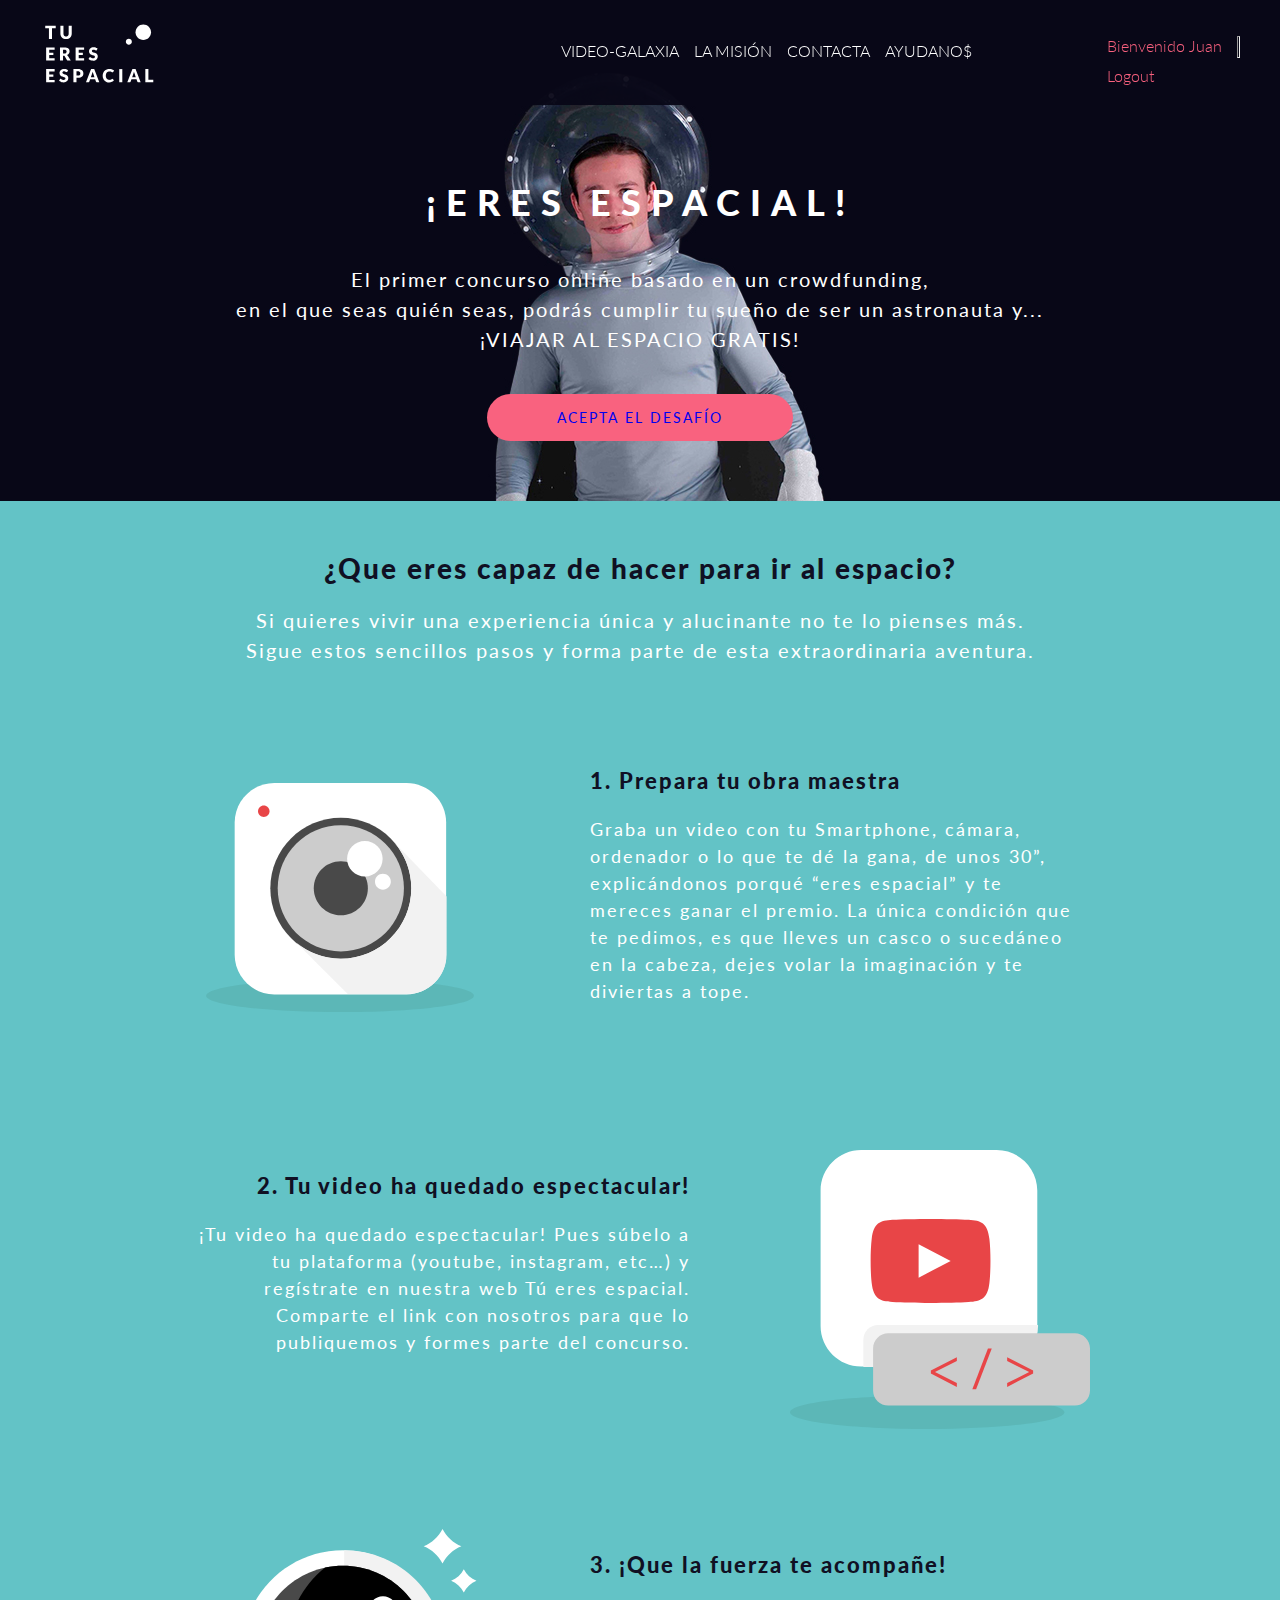
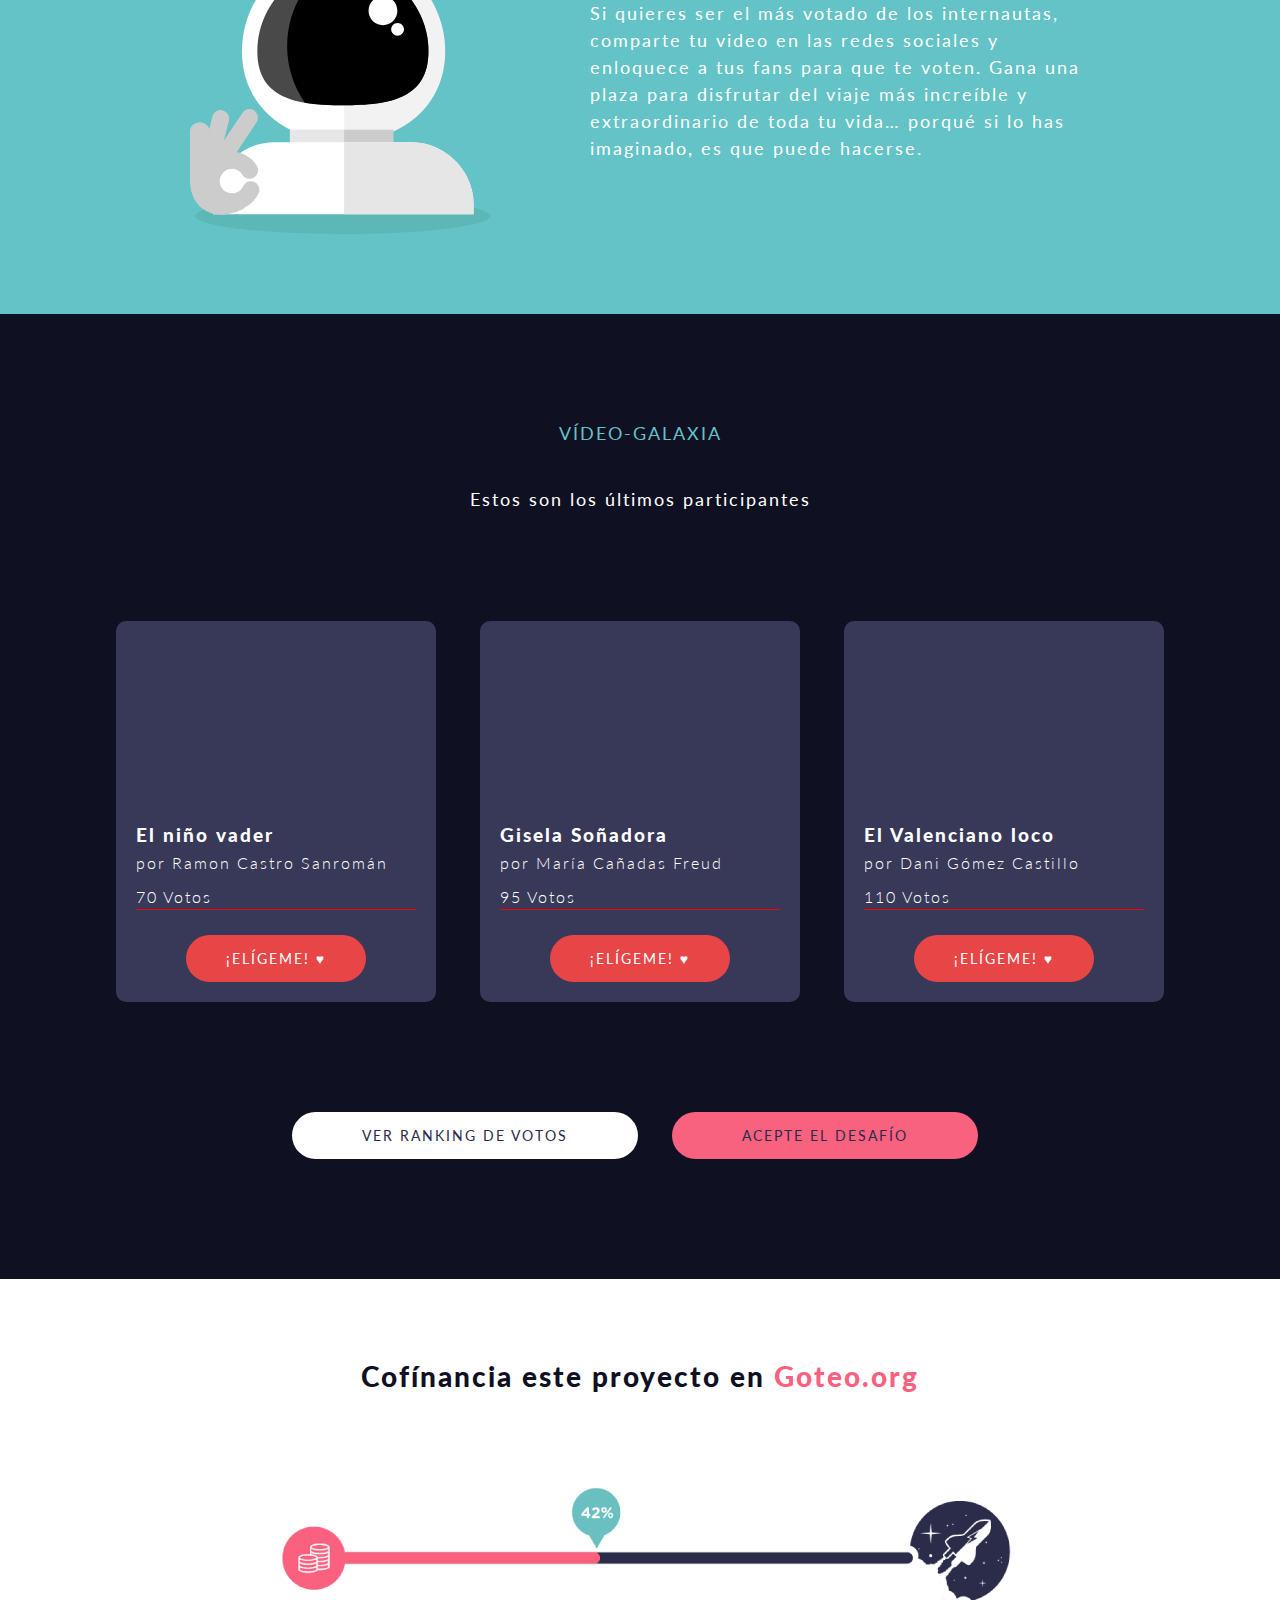
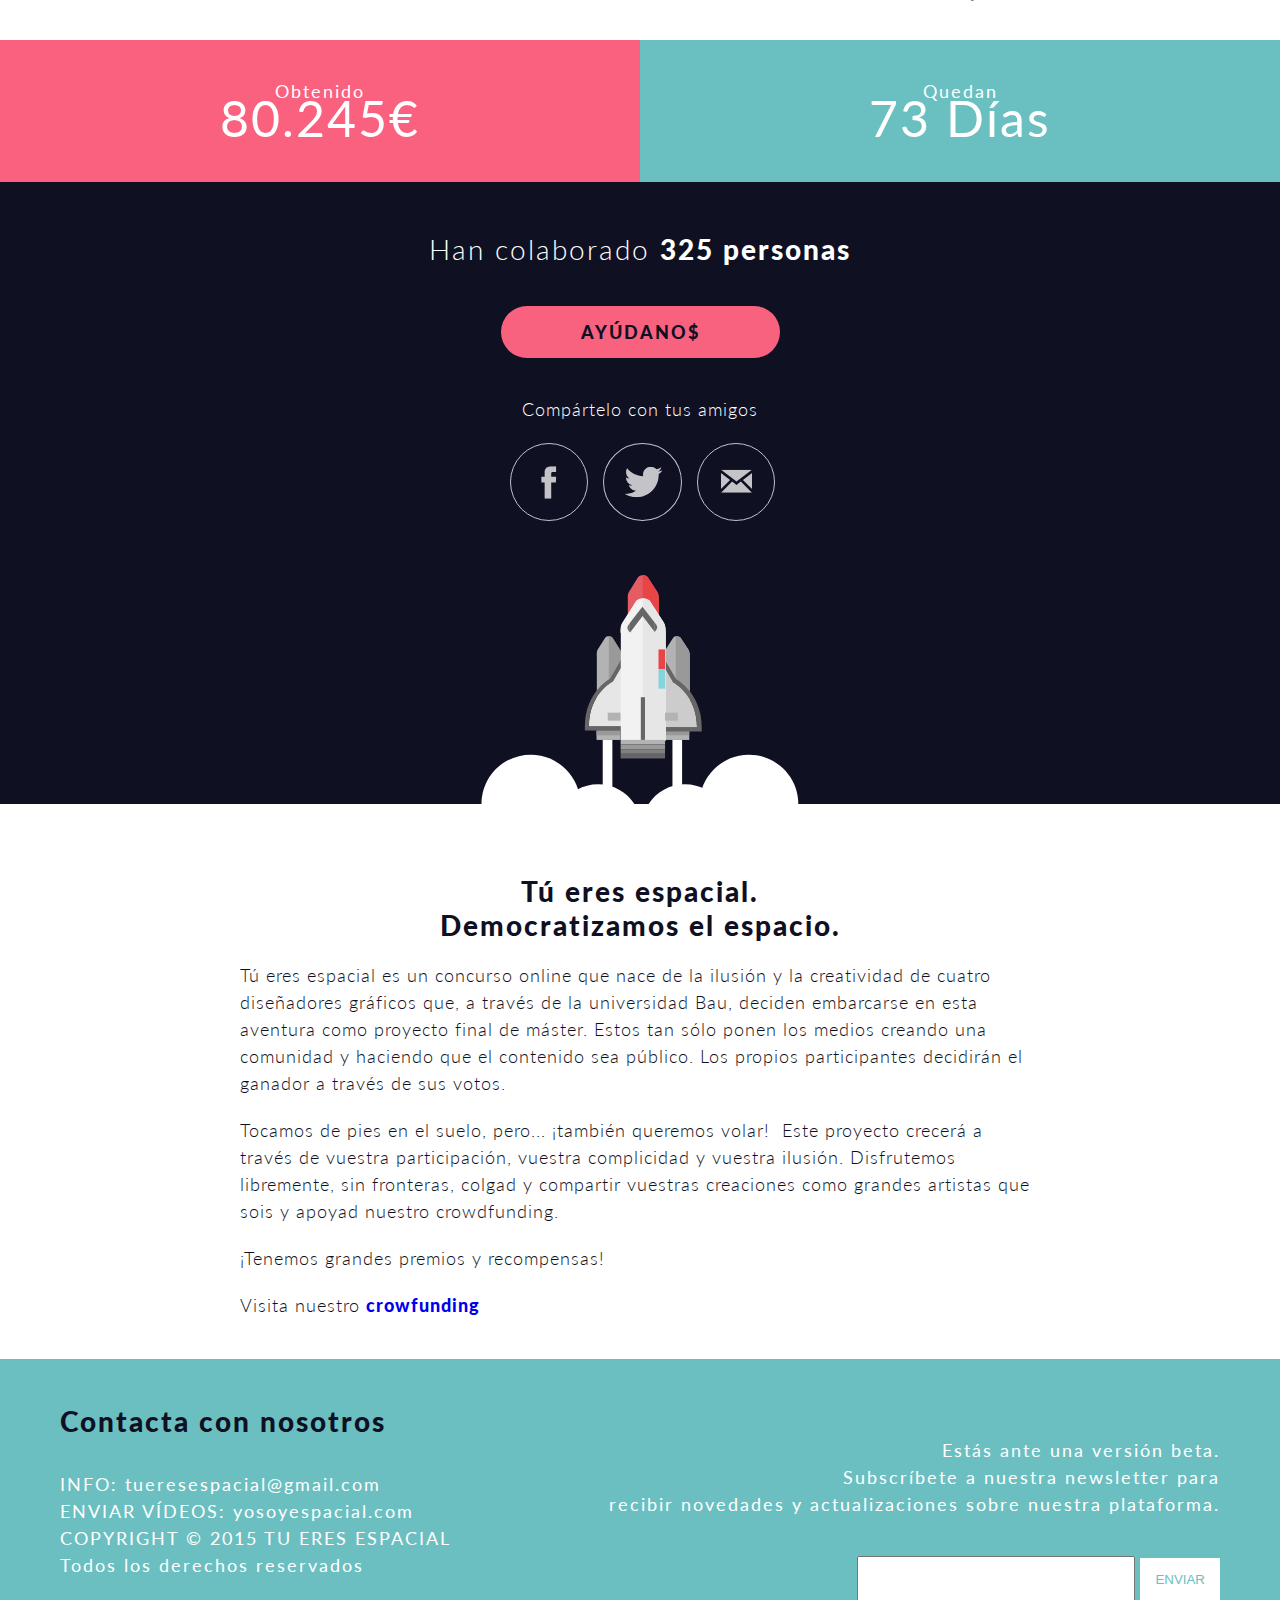
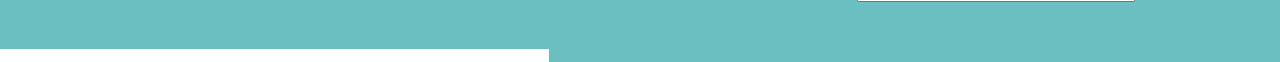
<file: index3.html>
<!DOCTYPE html>
<html>
<head>
	<meta charset="UTF-8">
	<title>Tu eres espacial</title>
	<link href='http://fonts.googleapis.com/css?family=Lato:100,300,400,700,900,100italic,300italic,400italic,700italic,900italic' rel='stylesheet' type='text/css'>
	<link rel="stylesheet" href="css/style.css" type="text/css"/>
</head>
<body>

	<header>
		<a href="index.html"><img  class="logo" src="img/logo.svg" style="float:left; width:120px;"></a>
		<div class="header_desktop">
			<nav class="menu">
				<ul>
					<li><a href="galeria.html">VIDEO-GALAXIA</a></li>
					<li><a href="#project">LA MISIÓN</a></li>
					<li><a href="#contacto">CONTACTA</a></li>
					<li><a href="#donar">AYUDANO$</a></li>
				</ul>
			</nav>
			<div class="redessociales">
				<ul>
					<li><a class="pink" href="login.html" >Bienvenido Juan</a></li>
					<hr>
					<li><a href="registro1.html" class="pink" >Logout</a></li>
				</ul>
			</div>
		</div>
		<div class="header_mobile">
			<img class="hamburguer" src="img/menu-01.svg">
			<nav>
				<ul>
					<li><a href="galeria.html">Vídeo-Galaxia</a></li>
					<li><a href="#project">La Misión</a></li>
					<li><a href="#contacto">Contacta</a></li>
					<li><a href="#donar">Ayudano$</a></li>
					<li><a class="pink" href="login.html" >Login</a></li>
					<li><a href="registro1.html" class="boton_registro">Registrarse</a></li>
				</ul>
			</nav>

		</div>
	</header>

	<article class="home clearfix">
		<h1> ¡Eres espacial!</h1>
		<p>El primer concurso online basado en un crowdfunding,</br> en el que seas quién seas, podrás cumplir tu sueño de ser un astronauta y...</br> ¡VIAJAR AL ESPACIO GRATIS!</p>
		<button class="boton_participar"><a href="#participar">Acepta el desafío</a></button>
	</article>
	<article class="explicacion clearfix">
		<h2><a name="participar">¿Que eres capaz de hacer para ir al espacio?</a></h2>
		<p class="subtitle">Si quieres vivir una experiencia única y alucinante no te lo pienses más.</br>
		Sigue estos sencillos pasos y forma parte de esta extraordinaria aventura. </p>
		<div class="paso right clearfix">
			<img src="img/1.svg">
			<div>
				<h3>1. Prepara tu obra maestra</h3>
				<p>Graba un video con tu Smartphone, cámara, ordenador o lo que te dé la gana, de unos 30”, explicándonos porqué “eres espacial” y te mereces ganar el premio. La única condición que te pedimos, es que lleves un casco o sucedáneo en la cabeza, dejes volar la imaginación y te diviertas a tope.</p>
			</div>
		</div>
		<div class="paso left clearfix">
			<img src="img/2.svg">
			<div>
				<h3>2. Tu video ha quedado espectacular!</h3>
				<p>¡Tu video ha quedado espectacular! Pues súbelo a tu plataforma (youtube, instagram, etc…) y regístrate en nuestra web Tú eres espacial. Comparte el link con nosotros para que lo publiquemos y formes parte del concurso.</p>
			</div>
		</div>
		<div class="paso right clearfix">
			<img src="img/3.svg" >
			<div>
				<h3>3. ¡Que la fuerza te acompañe!</h3>
				<p>Si quieres ser el más votado de los internautas, comparte tu video en las redes sociales y enloquece a tus fans para que te voten. Gana una plaza para disfrutar del viaje más increíble y extraordinario de toda tu vida… porqué si lo has imaginado, es que puede hacerse.
</p>
			</div>
		</div>
		
		
	</article>

	<article class="videos">
		<h1><a name="videos">VÍDEO-GALAXIA</a></h1>
		<p>Estos son los últimos participantes</p>
		<section class="user">
			<iframe width="320" height="180" src="http://www.youtube.com/embed/-acmjJb8f78" frameborder="0" allowfullscreen></iframe>
			<div class="datos">
				<h3>El niño vader</h3>
				<p>por <span style="color:##E84547;">Ramon Castro Sanromán</span></p>
				<p class="votos">70 Votos</p>
				<a href="index2.html"><button class="boton_rosa2">¡Elígeme! ♥ </button></a>
			</div>
		</section>
		<section class="user">
			<iframe width="320" height="180" src="http://www.youtube.com/embed/KJ60hhQaNFo" frameborder="0" allowfullscreen></iframe>
			<div class="datos">
				<h3>Gisela Soñadora</h3>
				<p>por <span style="color:##E84547;">María Cañadas Freud</span></p>
				<p class="votos">95 Votos</p>
				<button class="boton_rosa2">¡Elígeme! ♥  </button>
			</div>
		</section>
		<section class="user">
			<iframe width="320" height="180" src="http://www.youtube.com/embed/1z07x-TVDLU" frameborder="0" allowfullscreen></iframe>
			<div class="datos">
				<h3>El Valenciano loco</h3>
				<p>por <span style="color:##E84547;">Dani Gómez Castillo</span></p>
				<p class="votos">110 Votos</p>
				<button class="boton_rosa2">¡Elígeme! ♥  </button>
			</div>
		</section>
		<a href="ranking.html" ><button class="boton_blanco">Ver Ranking de votos</button></a>
		<a href="img/registro1.html" ><button class="boton_participar">Acepte el desafío</button></a>
	</article>

	<a name="donar"><article class="donacion"></a>

		<section class="goteo clearfix">
			<h2>Cofínancia este proyecto en <span style="color:#F9617F;">Goteo.org</span></h2>
			<img src="img/goteo.png">
			<p></p>
		</section>	

		<section class="numeros clearfix">
			<div class="rosa"><p>Obtenido</br><span style="font-size:50px;">80.245€</span></p></div>
			<div class="azul"><p>Quedan</br><span style="font-size:50px;">73 Días</span></p></div>
		</section>	

		<section class="redes clearfix">
			<h2>Han colaborado <span style="font-weight:900;">325 personas</span></h2>
			<button class="boton_donar">AYÚDANO$</button>
			<p>Compártelo con tus amigos</p>
			<ul>
				<li><img src="img/facebook-05.svg" ></li>
				<li><img src="img/twitter-05.svg" ></li>
				<li><img src="img/mail-05.svg" ></li>
			</ul>
		</section>
	</article>

	<a name="project"><article class="proyecto clearfix"></a>
		<h2>Tú eres espacial.</br> Democratizamos el espacio.</h2>
		<p>Tú eres espacial es un concurso online que nace de la ilusión y la creatividad de cuatro diseñadores gráficos que, a través de la universidad Bau, deciden embarcarse en esta aventura como proyecto final de máster. Estos tan sólo ponen los medios creando una comunidad y haciendo que el contenido sea público. Los propios participantes decidirán el ganador a través de sus votos.</p>
		<p>Tocamos de pies en el suelo, pero... ¡también queremos volar!  Este proyecto crecerá a través de vuestra participación, vuestra complicidad y vuestra ilusión. Disfrutemos libremente, sin fronteras, colgad y compartir vuestras creaciones como grandes artistas que sois y apoyad nuestro crowdfunding. </p>
		<p>¡Tenemos grandes premios y recompensas!</p>
		<p>Visita nuestro <span style="font-weight:900;"><a href="goteo.pdf" style="text-decoration:none;">crowfunding</a></span></p>
	</article>

	<footer class="clearfix">
		<div class="contacto">
			<h2><a name="contacto">Contacta con nosotros</a></h2>
			<p
			+34 93 284 32 12<br>
			INFO: tueresespacial@gmail.com<br>
			ENVIAR VÍDEOS: yosoyespacial.com<br>
			COPYRIGHT © 2015 TU ERES ESPACIAL<br>
			Todos los derechos reservados<br>
			</p>
		</div>

		<div class="newsletter">
			<div>
				<label><p>Estás ante una versión beta. <br>Subscríbete a nuestra newsletter para<br> recibir novedades y actualizaciones sobre nuestra plataforma.</p>
				</label>
				<input id="email" style="width:270px; height:40px;">
				<button class="enviar">ENVIAR</button>
			</div>
		</div>
	</footer>

</body>

</html>
</file>
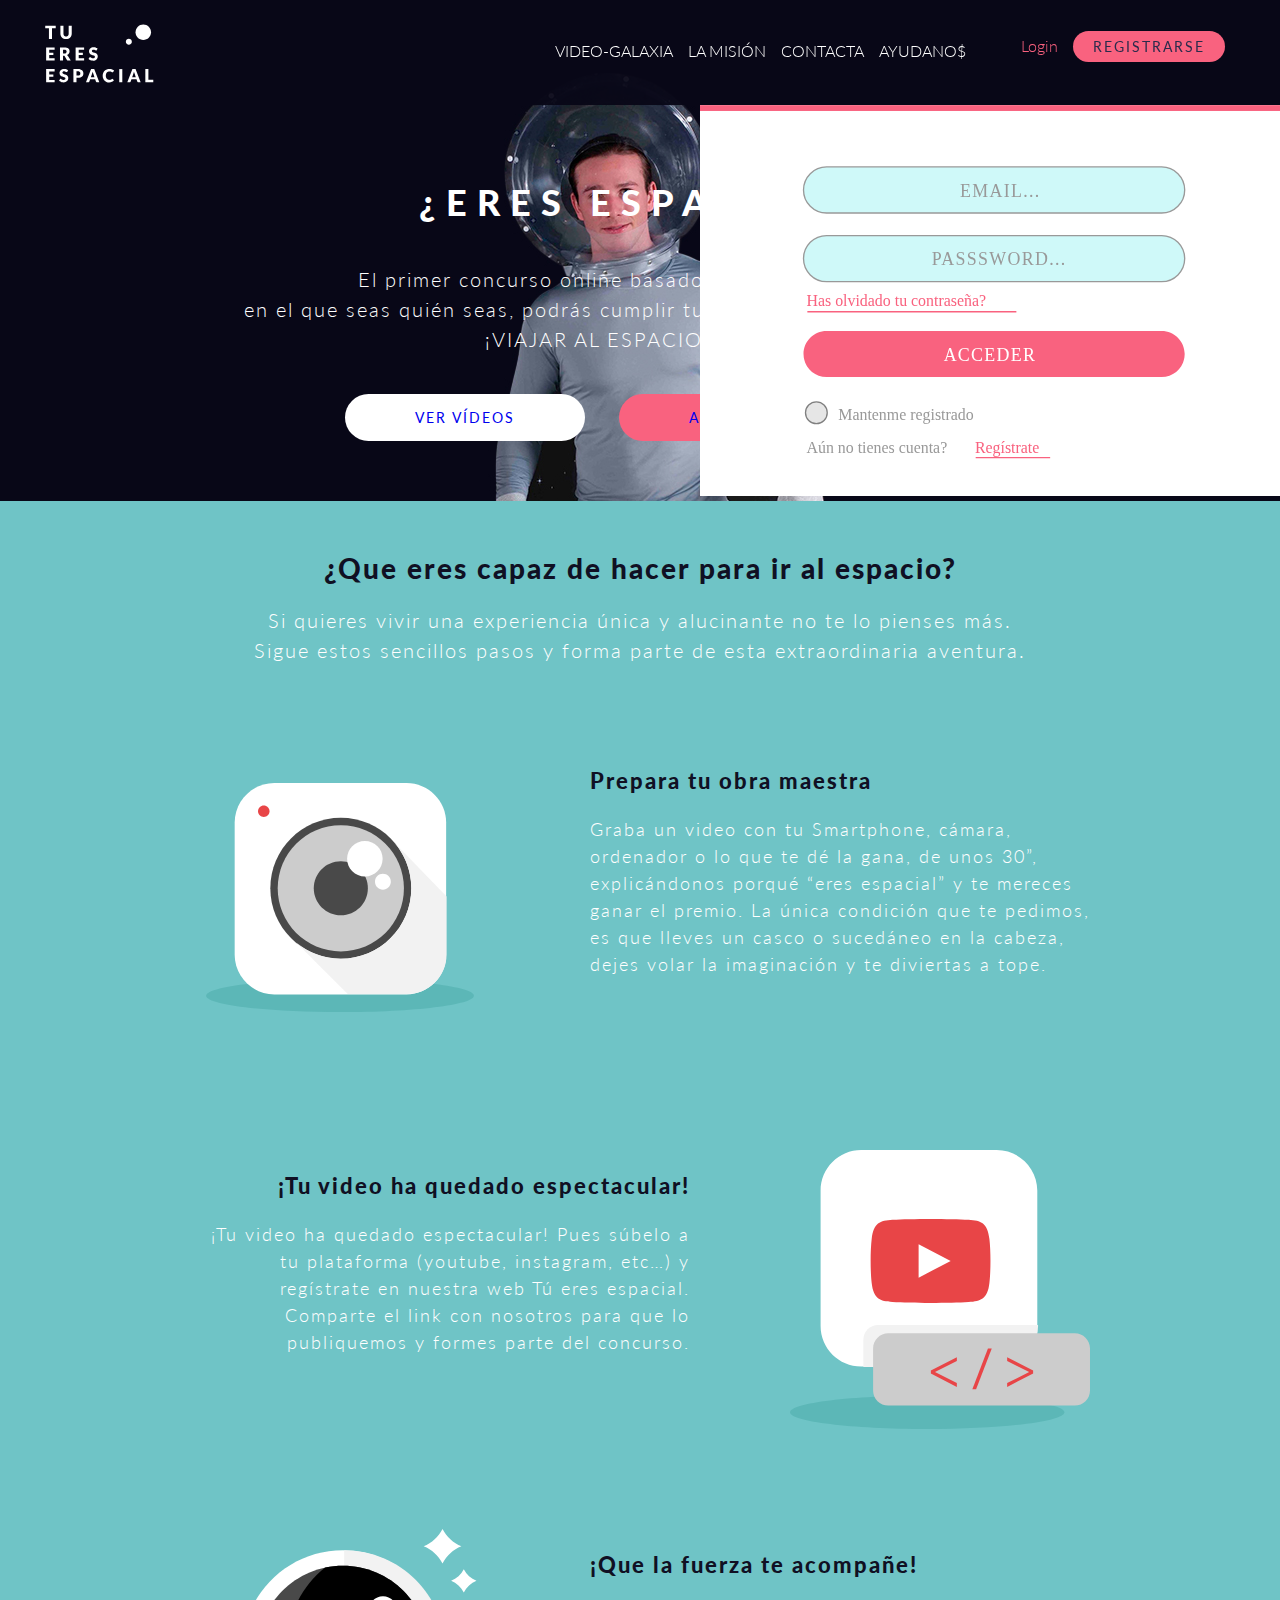
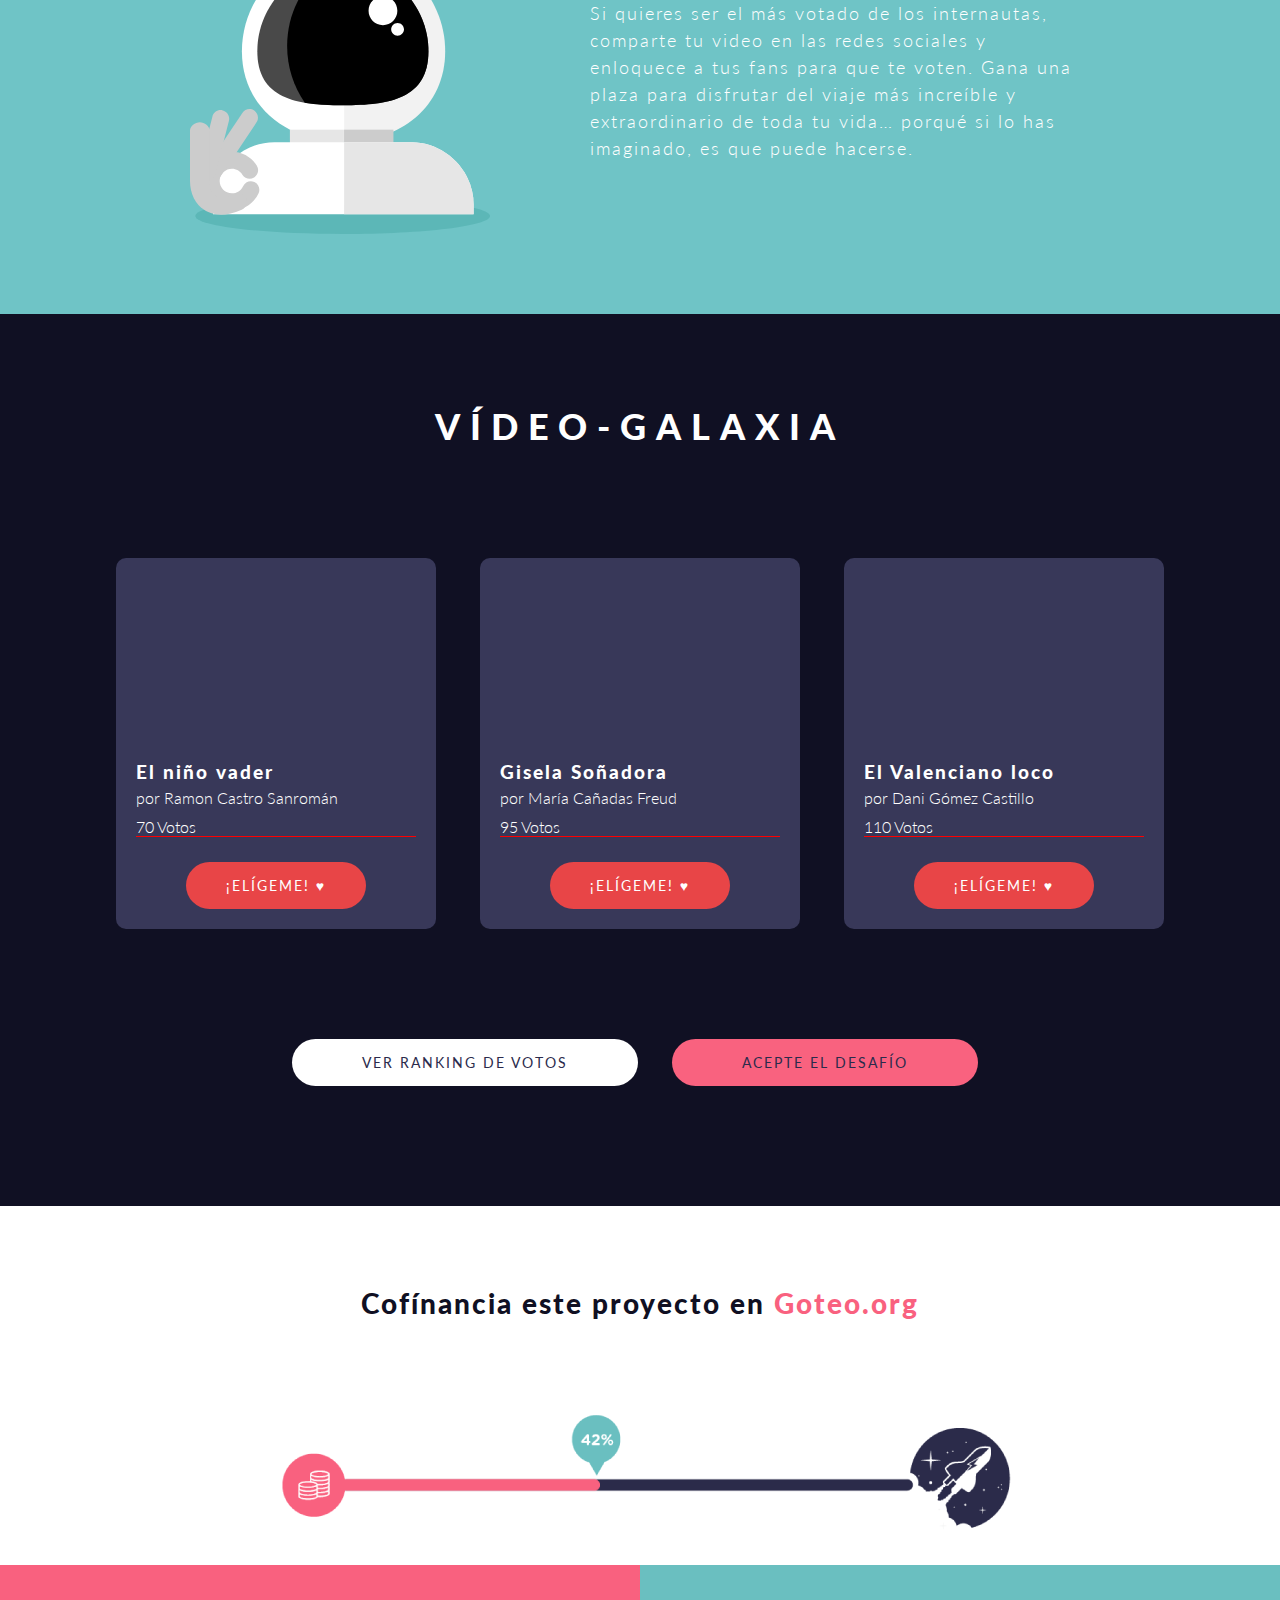
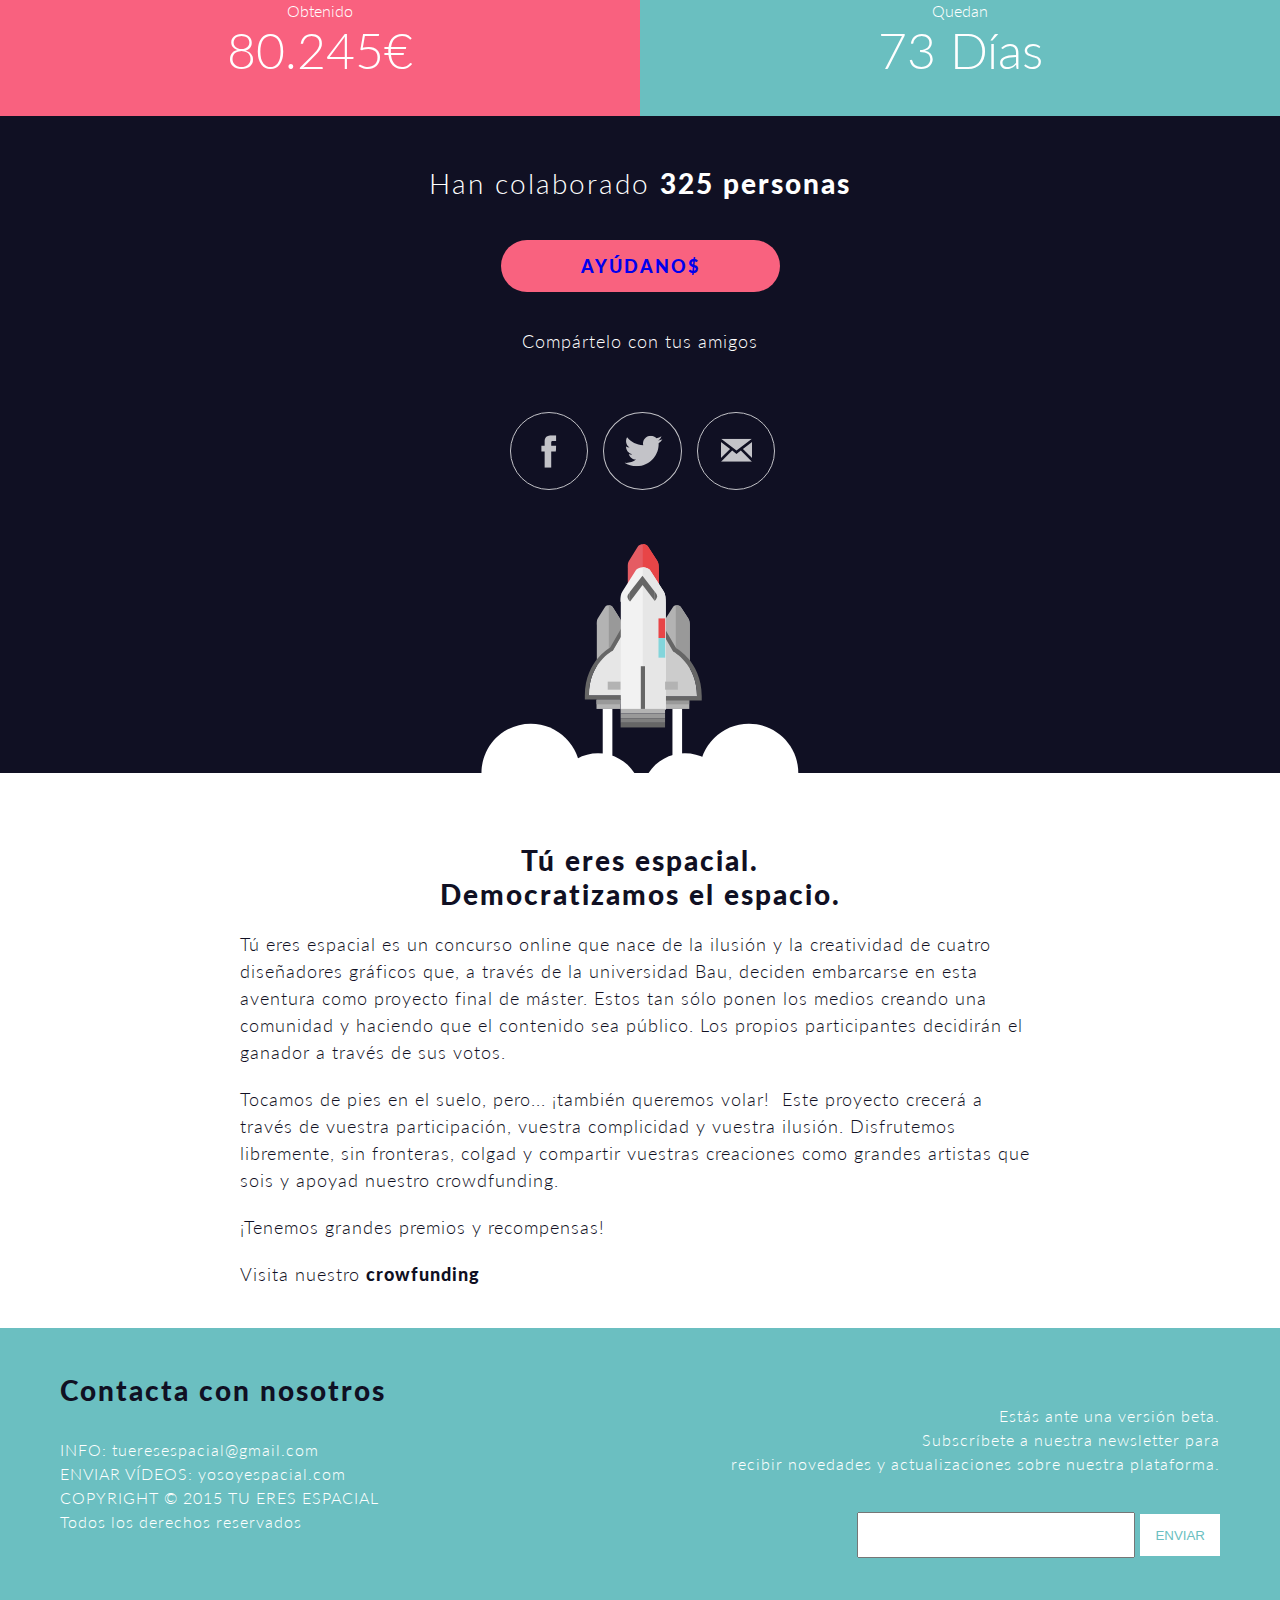
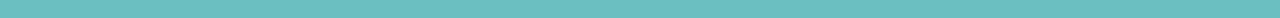
<file: login.html>
<!DOCTYPE html>
<html>
<head>
	<meta charset="UTF-8">
	<title>Tu eres espacial</title>
	<link href='http://fonts.googleapis.com/css?family=Lato:100,300,400,700,900,100italic,300italic,400italic,700italic,900italic' rel='stylesheet' type='text/css'>
	<link rel="stylesheet" href="css/style5.css" type="text/css"/>
</head>
<body>

	<header>
		<a href="index.html"><img  class="logo" src="img/logo.svg" style="float:left; width:120px;"></a>
		<div class="header_desktop">
			<nav class="menu">
				<ul>
					<li><a href="galeria.html">VIDEO-GALAXIA</a></li>
					<li><a href="#project">LA MISIÓN</a></li>
					<li><a href="#contacto">CONTACTA</a></li>
					<li><a href="#donar">AYUDANO$</a></li>
				</ul>
			</nav>
			<div class="redessociales">
				<ul>
					<li><a class="pink" href="login.html" >Login</a></li>
					<li><a href="registro1.html" class="boton_registro">Registrarse</a></li>
				</ul>
			</div>
		</div>
		<a href="login2.html"><img class="login" src="img/login1.svg" style="width:600px;"></a>
	</header>

	<article class="home clearfix">
		<h1> ¿Eres espacial?</h1>
		<p>El primer concurso online basado en un crowdfunding,</br> en el que seas quién seas, podrás cumplir tu sueño de ser un astronauta y...</br> ¡VIAJAR AL ESPACIO GRATIS!</p>
		<button class="boton_blanco"><a href="#videos">Ver vídeos</a></button>
		<button class="boton_participar"><a href="registro1.html">Acepta el desafío</a></button>
	</article>
	<article class="explicacion clearfix">
		<h2><a name="participar">¿Que eres capaz de hacer para ir al espacio?</a></h2>
		<p class="subtitle">Si quieres vivir una experiencia única y alucinante no te lo pienses más.</br>
		Sigue estos sencillos pasos y forma parte de esta extraordinaria aventura. </p>
		<div class="paso right clearfix">
			<img src="img/1.svg">
			<div>
				<h3>Prepara tu obra maestra</h3>
				<p>Graba un video con tu Smartphone, cámara, ordenador o lo que te dé la gana, de unos 30”, explicándonos porqué “eres espacial” y te mereces ganar el premio. La única condición que te pedimos, es que lleves un casco o sucedáneo en la cabeza, dejes volar la imaginación y te diviertas a tope.</p>
			</div>
		</div>
		<div class="paso left clearfix">
			<img src="img/2.svg">
			<div>
				<h3>¡Tu video ha quedado espectacular!</h3>
				<p>¡Tu video ha quedado espectacular! Pues súbelo a tu plataforma (youtube, instagram, etc…) y regístrate en nuestra web Tú eres espacial. Comparte el link con nosotros para que lo publiquemos y formes parte del concurso.</p>
			</div>
		</div>
		<div class="paso right clearfix">
			<img src="img/3.svg" >
			<div>
				<h3>¡Que la fuerza te acompañe!</h3>
				<p>Si quieres ser el más votado de los internautas, comparte tu video en las redes sociales y enloquece a tus fans para que te voten. Gana una plaza para disfrutar del viaje más increíble y extraordinario de toda tu vida… porqué si lo has imaginado, es que puede hacerse.
</p>
			</div>
		</div>
		
		
	</article>

	<article class="videos">
		<h1><a name="videos">VÍDEO-GALAXIA</a></h1>
		<section class="user">
			<iframe width="320" height="180" src="http://www.youtube.com/embed/-acmjJb8f78" frameborder="0" allowfullscreen></iframe>
			<div class="datos">
				<h3>El niño vader</h3>
				<p>por <span style="color:##E84547;">Ramon Castro Sanromán</span></p>
				<p class="votos">70 Votos</p>
				<a href="index2.html"><button class="boton_rosa2">¡Elígeme! ♥ </button></a>
			</div>
		</section>
		<section class="user">
			<iframe width="320" height="180" src="http://www.youtube.com/embed/KJ60hhQaNFo" frameborder="0" allowfullscreen></iframe>
			<div class="datos">
				<h3>Gisela Soñadora</h3>
				<p>por <span style="color:##E84547;">María Cañadas Freud</span></p>
				<p class="votos">95 Votos</p>
				<button class="boton_rosa2">¡Elígeme! ♥  </button>
			</div>
		</section>
		<section class="user">
			<iframe width="320" height="180" src="http://www.youtube.com/embed/1z07x-TVDLU" frameborder="0" allowfullscreen></iframe>
			<div class="datos">
				<h3>El Valenciano loco</h3>
				<p>por <span style="color:##E84547;">Dani Gómez Castillo</span></p>
				<p class="votos">110 Votos</p>
				<button class="boton_rosa2">¡Elígeme! ♥  </button>
			</div>
		</section>
		<a href="ranking.html" target="blank"><button class="boton_blanco">Ver Ranking de votos</button></a>
		<a href="img/registro1.html" target="blank"><button class="boton_participar">Acepte el desafío</button></a>
	</article>

	<a name="donar"><article class="donacion"></a>

		<section class="goteo clearfix">
			<h2>Cofínancia este proyecto en <span style="color:#F9617F;">Goteo.org</span></h2>
			<img src="img/goteo.png">
			<p></p>
		</section>	

		<section class="numeros clearfix">
			<div class="rosa"><p>Obtenido</br><span style="font-size:50px;">80.245€</span></p></div>
			<div class="azul"><p>Quedan</br><span style="font-size:50px;">73 Días</span></p></div>
		</section>	

		<section class="redes clearfix">
			<h2>Han colaborado <span style="font-weight:900;">325 personas</span></h2>
			<button class="boton_donar"><a href="goteo.pdf">AYÚDANO$</a></button>
			<p>Compártelo con tus amigos</p>
			<ul>
				<li><img src="img/facebook-05.svg" ></li>
				<li><img src="img/twitter-05.svg" ></li>
				<li><img src="img/mail-05.svg" ></li>
			</ul>
		</section>
	</article>

	<a name="proyecto"><article class="proyecto clearfix"></a>
		<h2>Tú eres espacial.</br> Democratizamos el espacio.</h2>
		<p>Tú eres espacial es un concurso online que nace de la ilusión y la creatividad de cuatro diseñadores gráficos que, a través de la universidad Bau, deciden embarcarse en esta aventura como proyecto final de máster. Estos tan sólo ponen los medios creando una comunidad y haciendo que el contenido sea público. Los propios participantes decidirán el ganador a través de sus votos.</p>
		<p>Tocamos de pies en el suelo, pero... ¡también queremos volar!  Este proyecto crecerá a través de vuestra participación, vuestra complicidad y vuestra ilusión. Disfrutemos libremente, sin fronteras, colgad y compartir vuestras creaciones como grandes artistas que sois y apoyad nuestro crowdfunding. </p>
		<p>¡Tenemos grandes premios y recompensas!</p>
		<p>Visita nuestro <span style="font-weight:900;">crowfunding</span></p>
	</article>

	<footer class="clearfix">
		<div class="contacto">
			<h2><a name="contacto">Contacta con nosotros</a></h2>
			<p
			+34 93 284 32 12<br>
			INFO: tueresespacial@gmail.com<br>
			ENVIAR VÍDEOS: yosoyespacial.com<br>
			COPYRIGHT © 2015 TU ERES ESPACIAL<br>
			Todos los derechos reservados<br>
			</p>
		</div>

		<div class="newsletter">
			<div>
				<label><p>Estás ante una versión beta. <br>Subscríbete a nuestra newsletter para<br> recibir novedades y actualizaciones sobre nuestra plataforma.</p>
				</label>
				<input id="email" style="width:270px; height:40px;">
				<button class="enviar">ENVIAR</button>
			</div>
		</div>
	</footer>

</body>

</html>
</file>
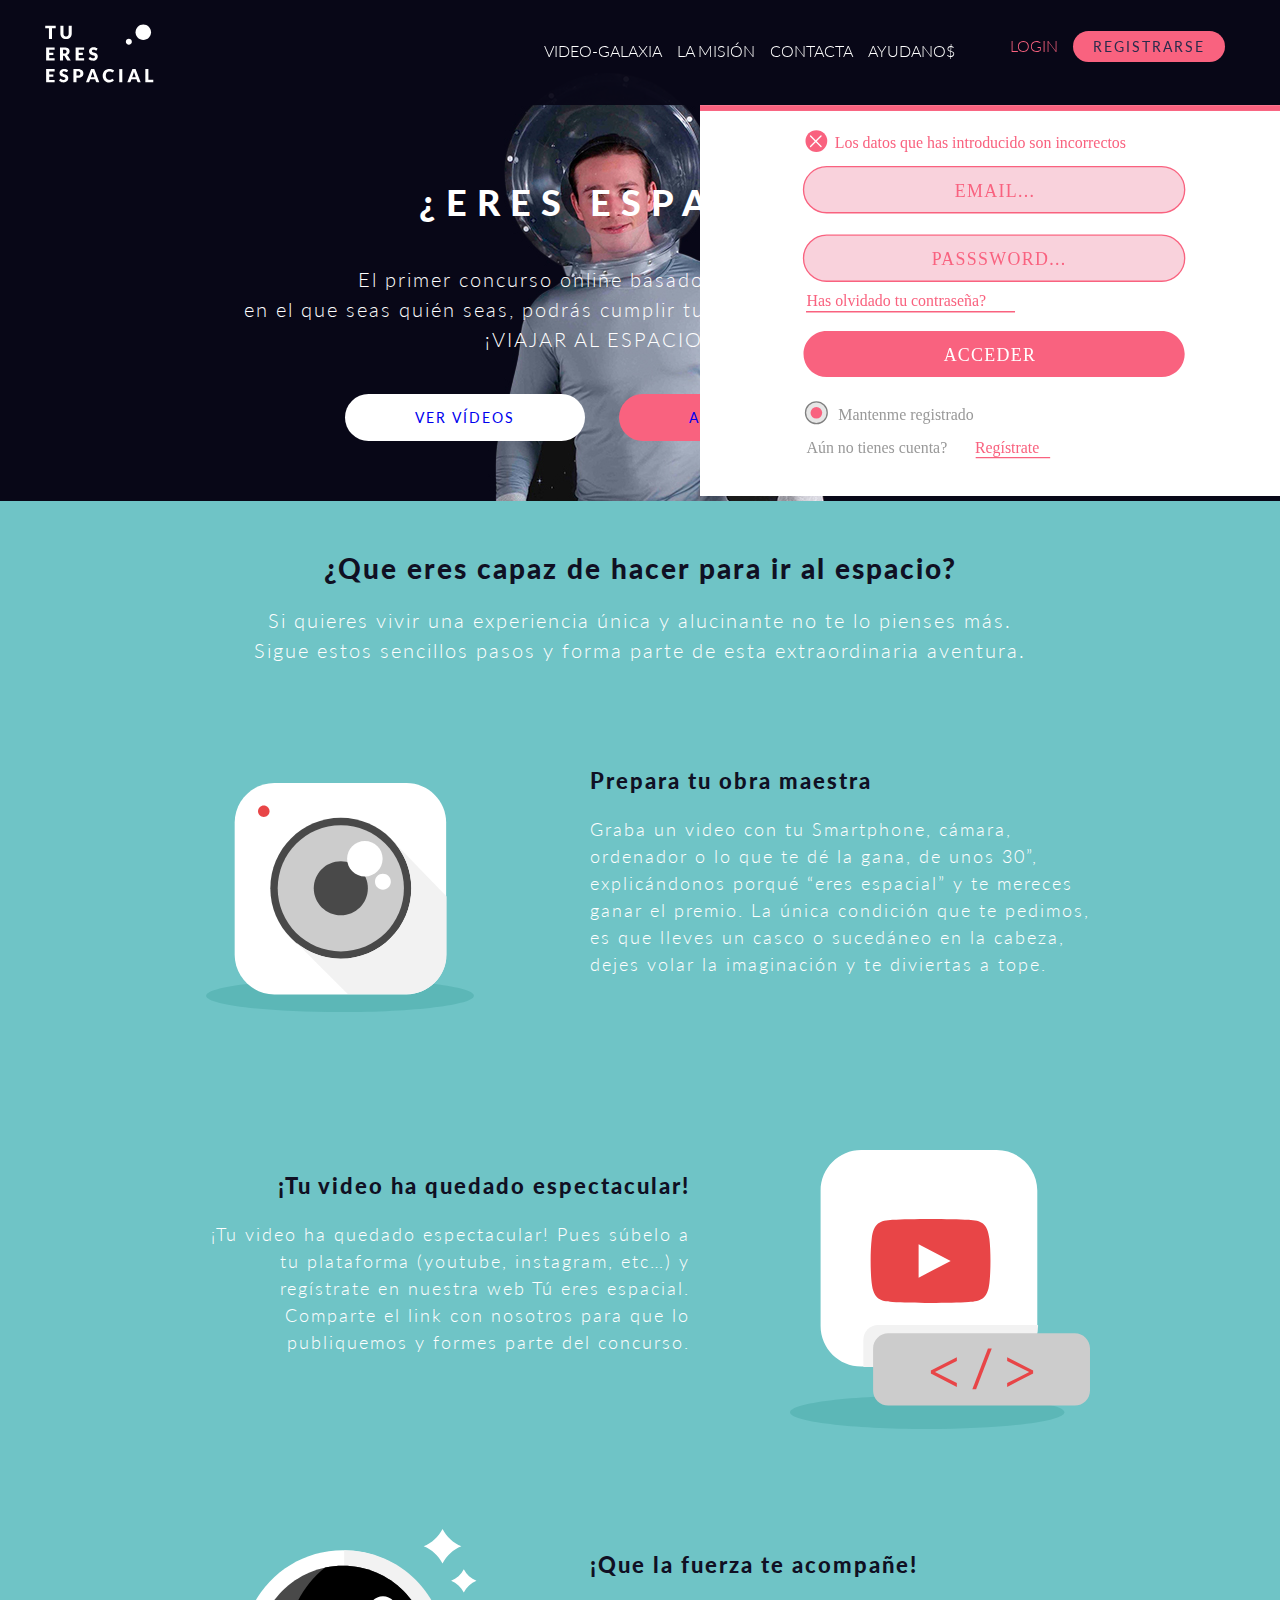
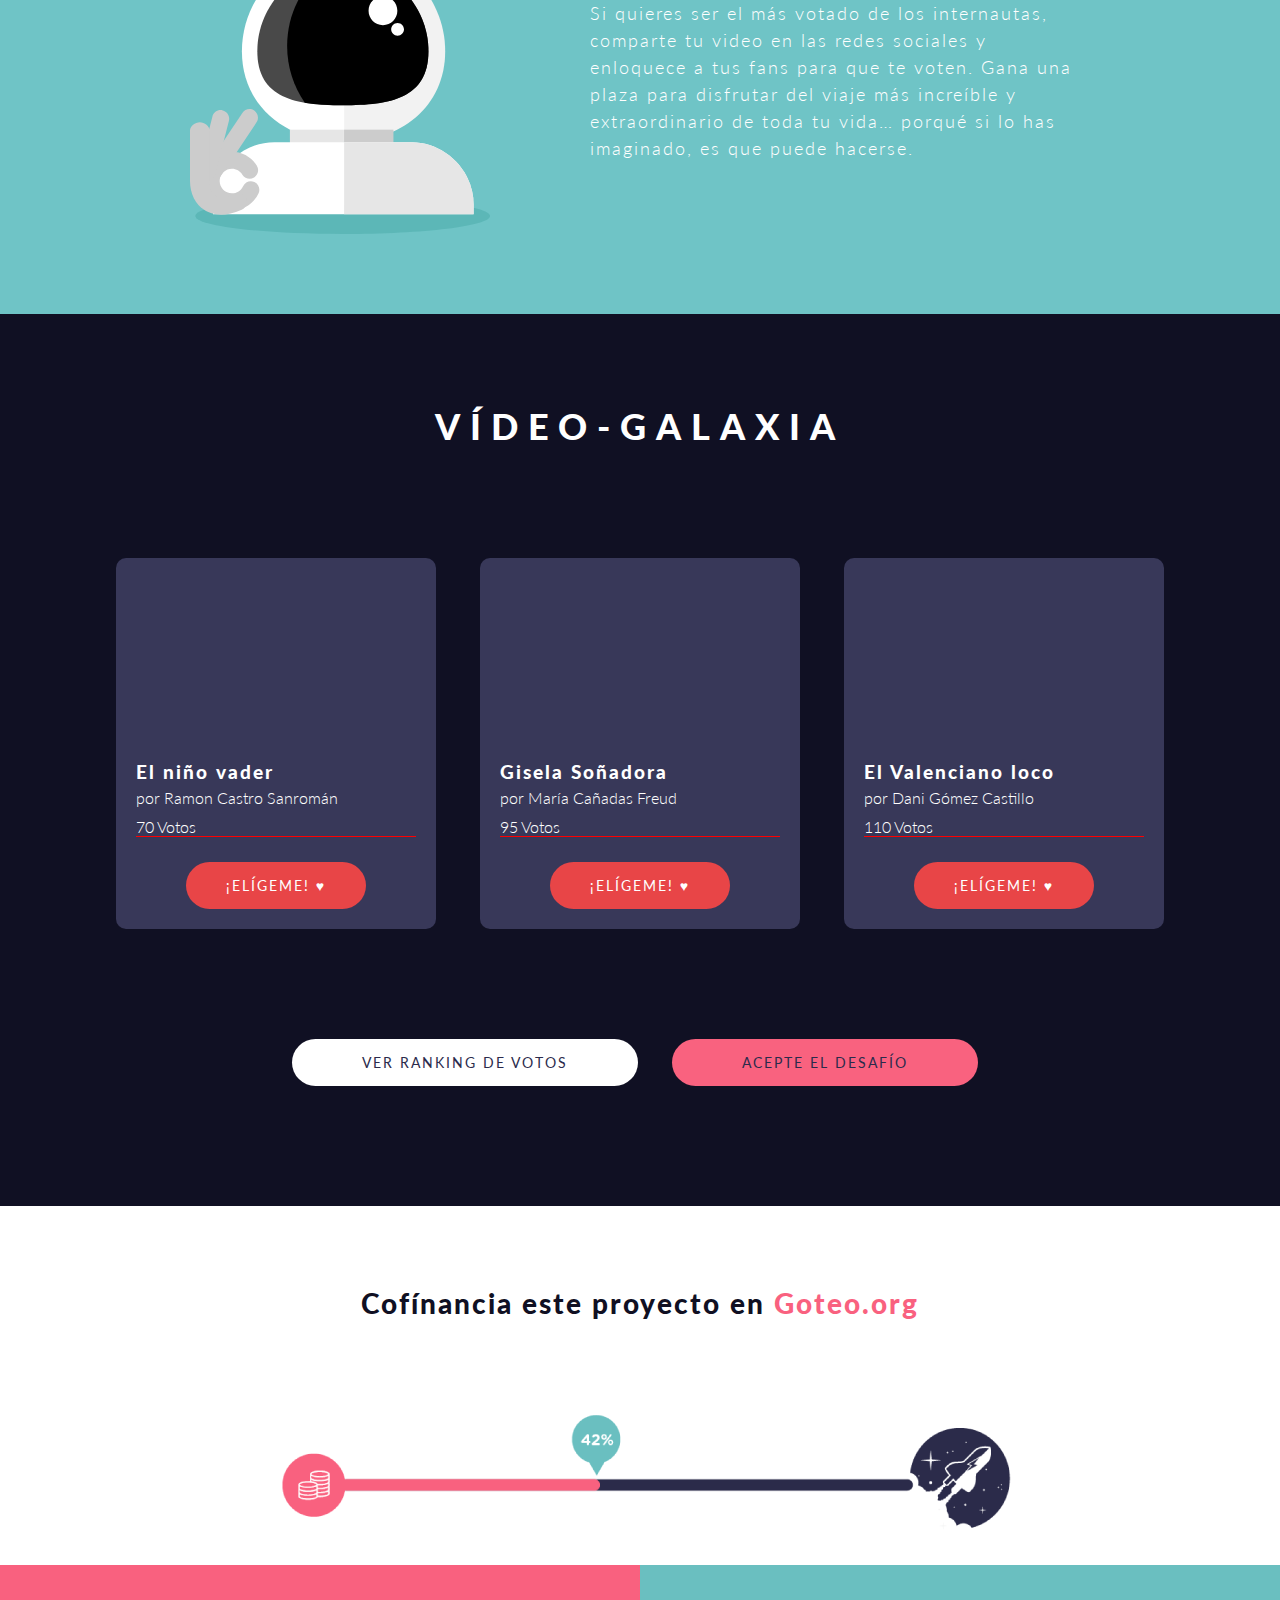
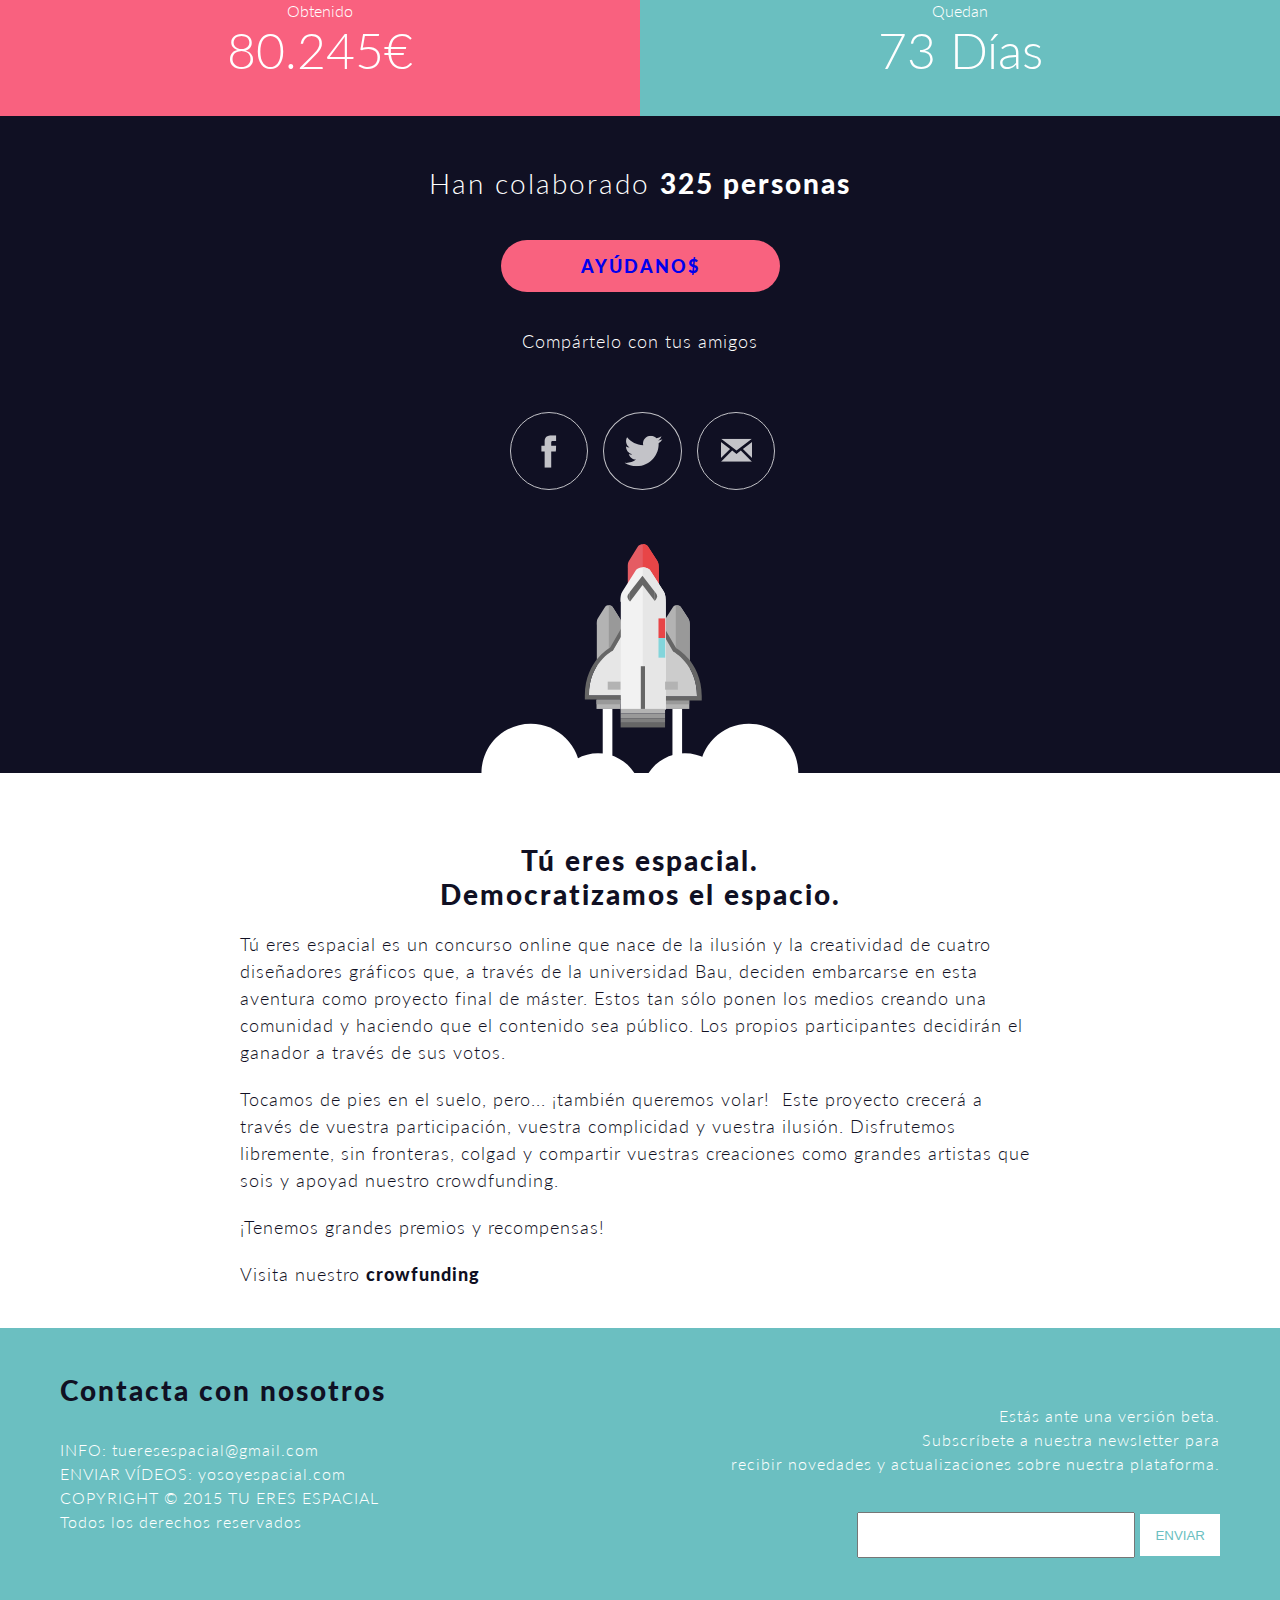
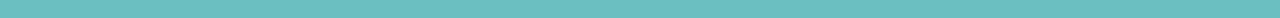
<file: login2.html>
<!DOCTYPE html>
<html>
<head>
	<meta charset="UTF-8">
	<title>Tu eres espacial</title>
	<link href='http://fonts.googleapis.com/css?family=Lato:100,300,400,700,900,100italic,300italic,400italic,700italic,900italic' rel='stylesheet' type='text/css'>
	<link rel="stylesheet" href="css/style5.css" type="text/css"/>
</head>
<body>

	<header>
		<a href="index.html"><img  class="logo" src="img/logo.svg" style="float:left; width:120px;"></a>
		<div class="header_desktop">
			<nav class="menu">
				<ul>
					<li><a href="galeria.html">VIDEO-GALAXIA</a></li>
					<li><a href="#project">LA MISIÓN</a></li>
					<li><a href="#contacto">CONTACTA</a></li>
					<li><a href="#donar">AYUDANO$</a></li>
				</ul>
			</nav>
			<div class="redessociales">
				<ul>
					<li><a class="pink" href="login.html" >LOGIN</a></li>
					<li><a href="registro1.html" class="boton_registro">Registrarse</a></li>
				</ul>
			</div>
		</div>
		<a href="perfil3.html"><img class="login" src="img/login2.svg" style="width:600px;"></a>
	</header>

	<article class="home clearfix">
		<h1> ¿Eres espacial?</h1>
		<p>El primer concurso online basado en un crowdfunding,</br> en el que seas quién seas, podrás cumplir tu sueño de ser un astronauta y...</br> ¡VIAJAR AL ESPACIO GRATIS!</p>
		<button class="boton_blanco"><a href="#videos">Ver vídeos</a></button>
		<button class="boton_participar"><a href="registro1.html">Acepta el desafío</a></button>
	</article>
	<article class="explicacion clearfix">
		<h2><a name="participar">¿Que eres capaz de hacer para ir al espacio?</a></h2>
		<p class="subtitle">Si quieres vivir una experiencia única y alucinante no te lo pienses más.</br>
		Sigue estos sencillos pasos y forma parte de esta extraordinaria aventura. </p>
		<div class="paso right clearfix">
			<img src="img/1.svg">
			<div>
				<h3>Prepara tu obra maestra</h3>
				<p>Graba un video con tu Smartphone, cámara, ordenador o lo que te dé la gana, de unos 30”, explicándonos porqué “eres espacial” y te mereces ganar el premio. La única condición que te pedimos, es que lleves un casco o sucedáneo en la cabeza, dejes volar la imaginación y te diviertas a tope.</p>
			</div>
		</div>
		<div class="paso left clearfix">
			<img src="img/2.svg">
			<div>
				<h3>¡Tu video ha quedado espectacular!</h3>
				<p>¡Tu video ha quedado espectacular! Pues súbelo a tu plataforma (youtube, instagram, etc…) y regístrate en nuestra web Tú eres espacial. Comparte el link con nosotros para que lo publiquemos y formes parte del concurso.</p>
			</div>
		</div>
		<div class="paso right clearfix">
			<img src="img/3.svg" >
			<div>
				<h3>¡Que la fuerza te acompañe!</h3>
				<p>Si quieres ser el más votado de los internautas, comparte tu video en las redes sociales y enloquece a tus fans para que te voten. Gana una plaza para disfrutar del viaje más increíble y extraordinario de toda tu vida… porqué si lo has imaginado, es que puede hacerse.
</p>
			</div>
		</div>
		
		
	</article>

	<article class="videos">
		<h1><a name="videos">VÍDEO-GALAXIA</a></h1>
		<section class="user">
			<iframe width="320" height="180" src="http://www.youtube.com/embed/-acmjJb8f78" frameborder="0" allowfullscreen></iframe>
			<div class="datos">
				<h3>El niño vader</h3>
				<p>por <span style="color:##E84547;">Ramon Castro Sanromán</span></p>
				<p class="votos">70 Votos</p>
				<a href="index2.html"><button class="boton_rosa2">¡Elígeme! ♥ </button></a>
			</div>
		</section>
		<section class="user">
			<iframe width="320" height="180" src="http://www.youtube.com/embed/KJ60hhQaNFo" frameborder="0" allowfullscreen></iframe>
			<div class="datos">
				<h3>Gisela Soñadora</h3>
				<p>por <span style="color:##E84547;">María Cañadas Freud</span></p>
				<p class="votos">95 Votos</p>
				<button class="boton_rosa2">¡Elígeme! ♥  </button>
			</div>
		</section>
		<section class="user">
			<iframe width="320" height="180" src="http://www.youtube.com/embed/1z07x-TVDLU" frameborder="0" allowfullscreen></iframe>
			<div class="datos">
				<h3>El Valenciano loco</h3>
				<p>por <span style="color:##E84547;">Dani Gómez Castillo</span></p>
				<p class="votos">110 Votos</p>
				<button class="boton_rosa2">¡Elígeme! ♥  </button>
			</div>
		</section>
		<a href="ranking.html" target="blank"><button class="boton_blanco">Ver Ranking de votos</button></a>
		<a href="img/registro1.html" target="blank"><button class="boton_participar">Acepte el desafío</button></a>
	</article>

	<a name="donar"><article class="donacion"></a>

		<section class="goteo clearfix">
			<h2>Cofínancia este proyecto en <span style="color:#F9617F;">Goteo.org</span></h2>
			<img src="img/goteo.png">
			<p></p>
		</section>	

		<section class="numeros clearfix">
			<div class="rosa"><p>Obtenido</br><span style="font-size:50px;">80.245€</span></p></div>
			<div class="azul"><p>Quedan</br><span style="font-size:50px;">73 Días</span></p></div>
		</section>	

		<section class="redes clearfix">
			<h2>Han colaborado <span style="font-weight:900;">325 personas</span></h2>
			<button class="boton_donar"><a href="goteo.pdf">AYÚDANO$</a></button>
			<p>Compártelo con tus amigos</p>
			<ul>
				<li><img src="img/facebook-05.svg" ></li>
				<li><img src="img/twitter-05.svg" ></li>
				<li><img src="img/mail-05.svg" ></li>
			</ul>
		</section>
	</article>

	<a name="proyecto"><article class="proyecto clearfix"></a>
		<h2>Tú eres espacial.</br> Democratizamos el espacio.</h2>
		<p>Tú eres espacial es un concurso online que nace de la ilusión y la creatividad de cuatro diseñadores gráficos que, a través de la universidad Bau, deciden embarcarse en esta aventura como proyecto final de máster. Estos tan sólo ponen los medios creando una comunidad y haciendo que el contenido sea público. Los propios participantes decidirán el ganador a través de sus votos.</p>
		<p>Tocamos de pies en el suelo, pero... ¡también queremos volar!  Este proyecto crecerá a través de vuestra participación, vuestra complicidad y vuestra ilusión. Disfrutemos libremente, sin fronteras, colgad y compartir vuestras creaciones como grandes artistas que sois y apoyad nuestro crowdfunding. </p>
		<p>¡Tenemos grandes premios y recompensas!</p>
		<p>Visita nuestro <span style="font-weight:900;">crowfunding</span></p>
	</article>

	<footer class="clearfix">
		<div class="contacto">
			<h2><a name="contacto">Contacta con nosotros</a></h2>
			<p
			+34 93 284 32 12<br>
			INFO: tueresespacial@gmail.com<br>
			ENVIAR VÍDEOS: yosoyespacial.com<br>
			COPYRIGHT © 2015 TU ERES ESPACIAL<br>
			Todos los derechos reservados<br>
			</p>
		</div>

		<div class="newsletter">
			<div>
				<label><p>Estás ante una versión beta. <br>Subscríbete a nuestra newsletter para<br> recibir novedades y actualizaciones sobre nuestra plataforma.</p>
				</label>
				<input id="email" style="width:270px; height:40px;">
				<button class="enviar">ENVIAR</button>
			</div>
		</div>
	</footer>

</body>

</html>
</file>
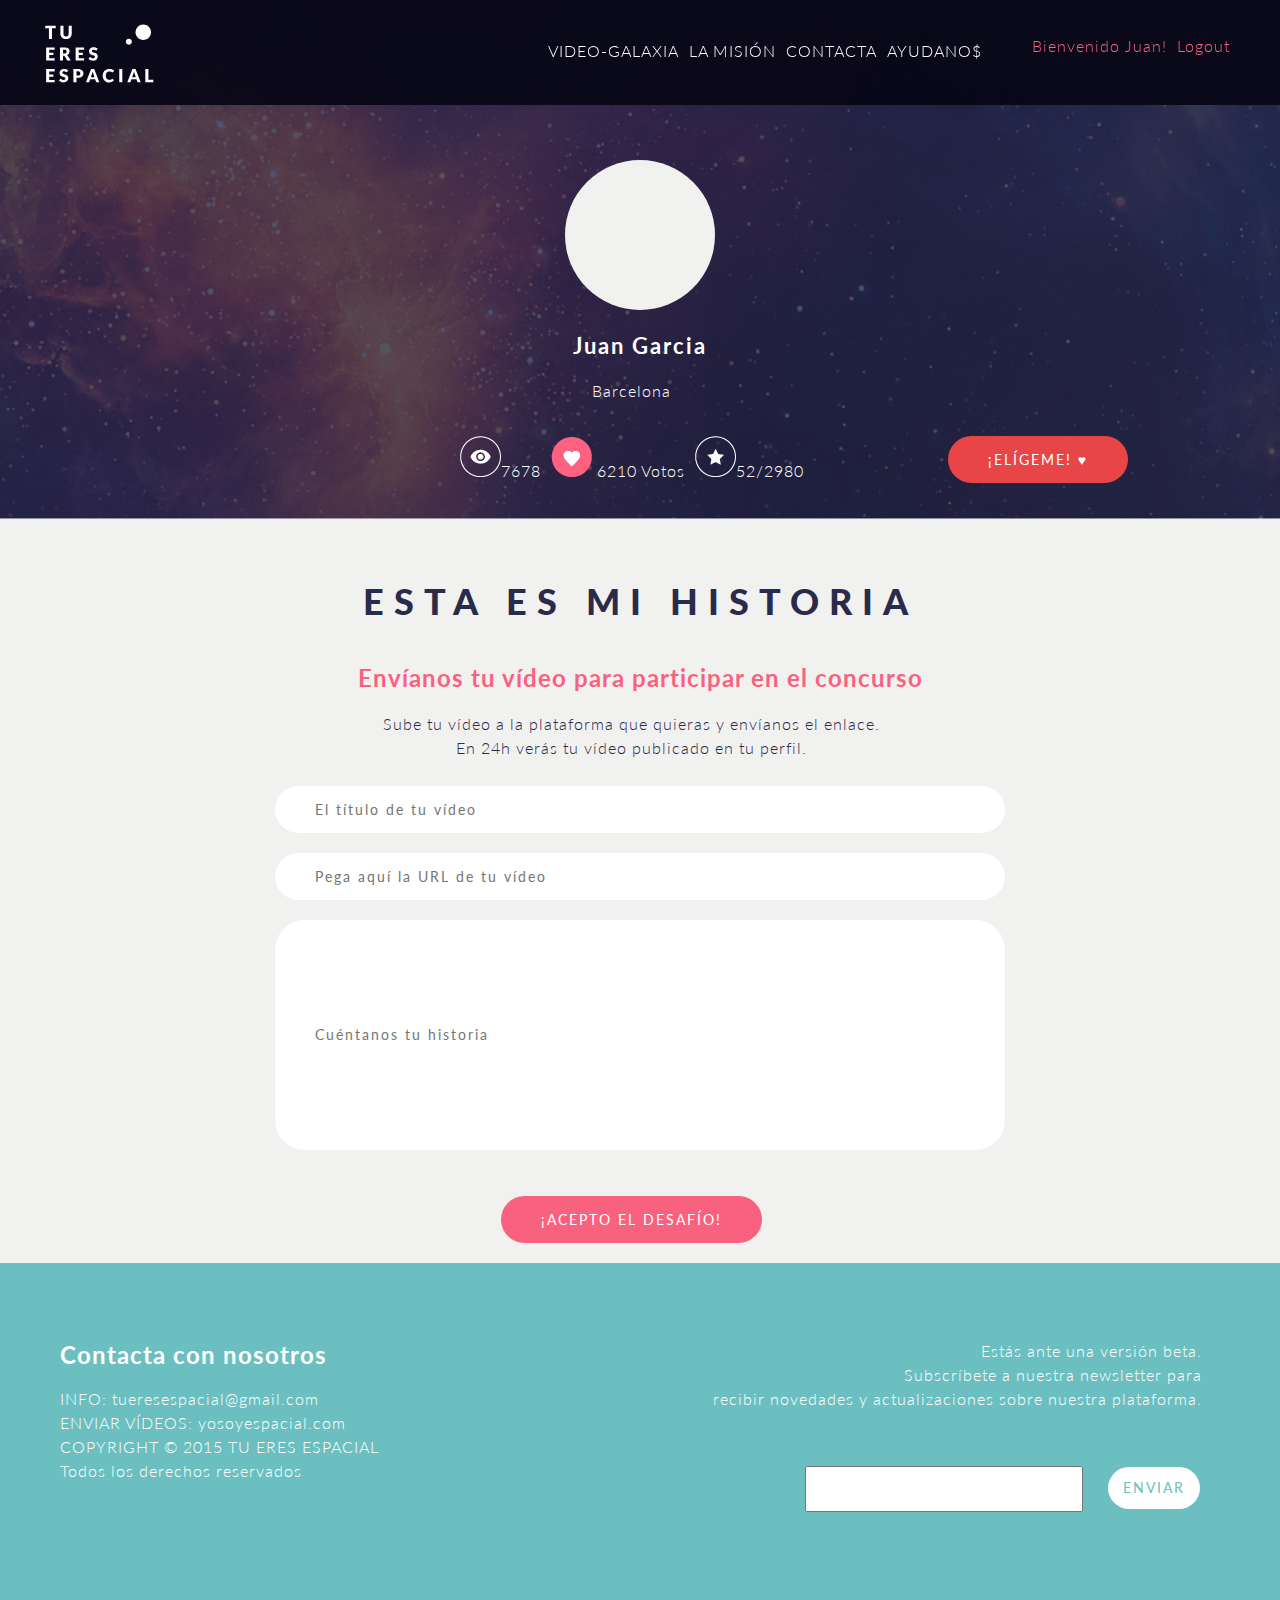
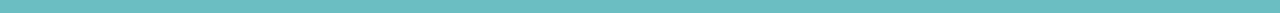
<file: perfil.html>
<!DOCTYPE html>
<html>
<head>
	<meta charset="UTF-8">
	<title>Tu eres espacial-Bienvenido</title>
	<link href='http://fonts.googleapis.com/css?family=Lato:100,300,400,700,900,100italic,300italic,400italic,700italic,900italic' rel='stylesheet' type='text/css'>
	<link rel="stylesheet" href="css/style2.css" type="text/css"/>
</head>
<body>

	<header class="clearfix">
		<a href="index.html"><img  class="logo" src="img/logo.svg" style="float:left; width:120px;"></a>
		<div>
			<div class="header_desktop">
			<nav class="menu">
				<ul>
					<li><a href="galeria.html">VIDEO-GALAXIA</a></li>
					<li><a href="#project">LA MISIÓN</a></li>
					<li><a href="#contacto">CONTACTA</a></li>
					<li><a href="#donar">AYUDANO$</a></li>
				</ul>
			</nav>
			<div class="redessociales">
				<ul>
					<li><a class="pink" href="login.html" >Bienvenido Juan!</a></li>
					<li><a href="registro1.html" class="pink">Logout</a></li>
				</ul>
			</div>
		</div>
	</header>
	<article>
		<section class="info clearfix">	
			<a href="perfil2.html"><div class="img_perfil"></div></a>
			<h3>Juan Garcia</h3>
			<p>Barcelona</p>
			<ul>
				<li> <img src="img/views.png" >7678</li>
				<li> <img src="img/heart.png" > 6210 Votos</li>
				<li> <img src="img/ranking.png" >52/2980</li>
			</ul>
			<p><button class="boton_rosa2">¡Elígeme! ♥  </button></p>
		</section>	
		<section class="bio">
			<h1>Esta es mi historia</h1>
			<h2>Envíanos tu vídeo para participar en el concurso</h2>
			<p>Sube tu vídeo a la plataforma que quieras y envíanos el enlace. </br> En 24h verás tu vídeo publicado en tu perfil. </p>
			<form>
				<input class="titulo" type="text" placeholder="El título de tu vídeo">
				<input class="url" type="text" placeholder="Pega aquí la URL de tu vídeo">
				<input class="historia" type="text" placeholder="Cuéntanos tu historia">
	    		<p><button href="perfil3.html" type="button"> ¡ACEPTO EL DESAFÍO!</button></p>
	    	</form>

		</section>

	</article>
	<footer class="clearfix">
		<div class="contacto">
			<h2><a name="contacto">Contacta con nosotros</a></h2>
			<p
			+34 93 284 32 12<br>
			INFO: tueresespacial@gmail.com<br>
			ENVIAR VÍDEOS: yosoyespacial.com<br>
			COPYRIGHT © 2015 TU ERES ESPACIAL<br>
			Todos los derechos reservados<br>
			</p>
		</div>

		<div class="newsletter">
			<div>
				<label><p>Estás ante una versión beta. <br>Subscríbete a nuestra newsletter para<br> recibir novedades y actualizaciones sobre nuestra plataforma.</p>
				</label>
				<input id="email" style="width:270px; height:40px;">
				<button class="enviar">ENVIAR</button>
			</div>
		</div>
	</footer>
</body>
</hmtl>
</file>
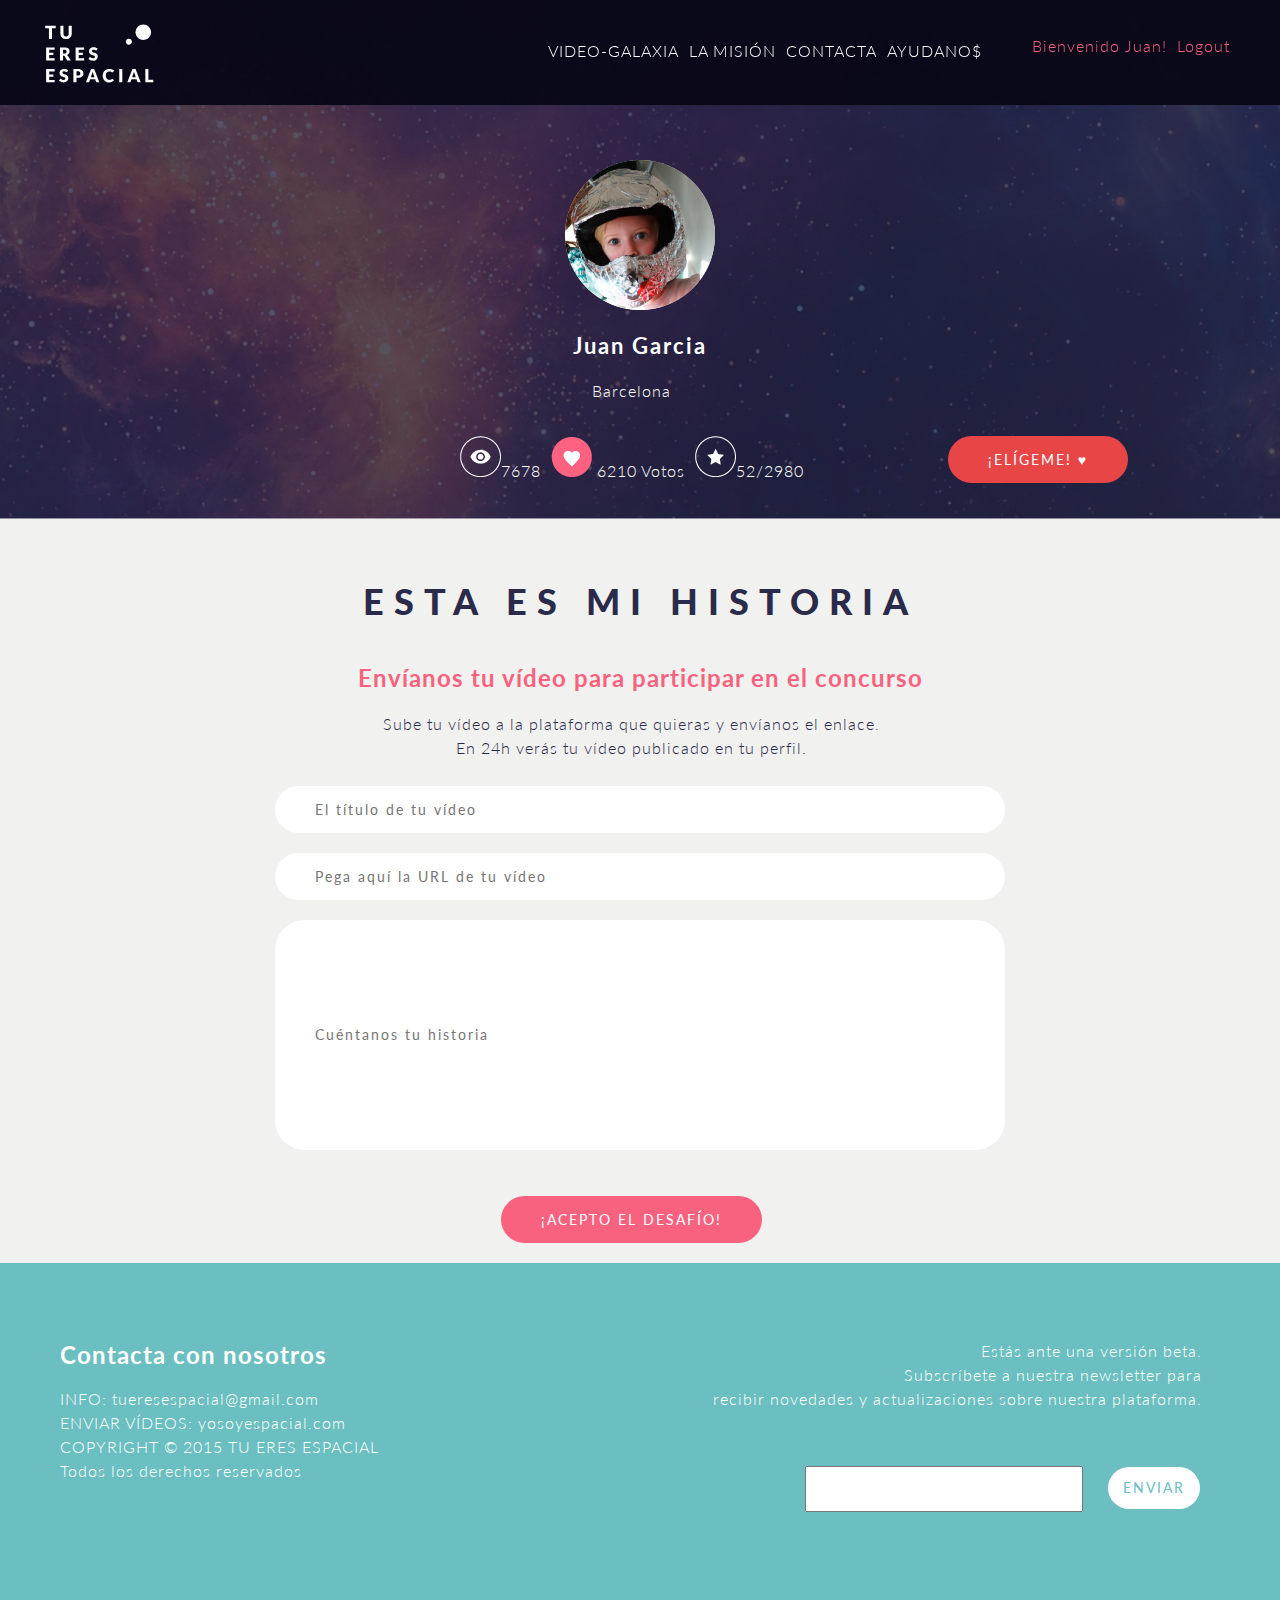
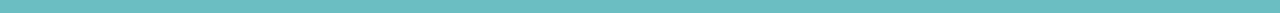
<file: perfil2.html>
<!DOCTYPE html>
<html>
<head>
	<meta charset="UTF-8">
	<title>Tu eres espacial-Bienvenido</title>
	<link href='http://fonts.googleapis.com/css?family=Lato:100,300,400,700,900,100italic,300italic,400italic,700italic,900italic' rel='stylesheet' type='text/css'>
	<link rel="stylesheet" href="css/style2.css" type="text/css"/>
</head>
<body>

	<header class="clearfix">
		<a href="index.html"><img  class="logo" src="img/logo.svg" style="float:left; width:120px;"></a>
		<div>
			<div class="header_desktop">
			<nav class="menu">
				<ul>
					<li><a href="galeria.html">VIDEO-GALAXIA</a></li>
					<li><a href="#project">LA MISIÓN</a></li>
					<li><a href="#contacto">CONTACTA</a></li>
					<li><a href="#donar">AYUDANO$</a></li>
				</ul>
			</nav>
			<div class="redessociales">
				<ul>
					<li><a class="pink" href="login.html" >Bienvenido Juan!</a></li>
					<li><a href="registro1.html" class="pink">Logout</a></li>
				</ul>
			</div>
		</div>
	</header>
	<article>
		<section class="info clearfix">	
			<div class="img_perfil"><img src="img/img_perfil.png" ></div>
			<h3>Juan Garcia</h3>
			<p>Barcelona</p>
			<ul>
				<li> <img src="img/views.png" >7678</li>
				<li> <img src="img/heart.png" > 6210 Votos</li>
				<li> <img src="img/ranking.png" >52/2980</li>
			</ul>
			<p><button class="boton_rosa2">¡Elígeme! ♥  </button></p>
		</section>	
		<section class="bio">
			<h1>Esta es mi historia</h1>
			<h2>Envíanos tu vídeo para participar en el concurso</h2>
			<p>Sube tu vídeo a la plataforma que quieras y envíanos el enlace. </br> En 24h verás tu vídeo publicado en tu perfil. </p>
			<form>
				<input class="titulo" type="text" placeholder="El título de tu vídeo">
				<input class="url" type="text" placeholder="Pega aquí la URL de tu vídeo">
				<input class="historia" type="text" placeholder="Cuéntanos tu historia">
	    		<a href="perfil3.html"><p><button type="button"> ¡ACEPTO EL DESAFÍO!</button></p></a>
	    	</form>

		</section>

	</article>
	<footer class="clearfix">
		<div class="contacto">
			<h2><a name="contacto">Contacta con nosotros</a></h2>
			<p
			+34 93 284 32 12<br>
			INFO: tueresespacial@gmail.com<br>
			ENVIAR VÍDEOS: yosoyespacial.com<br>
			COPYRIGHT © 2015 TU ERES ESPACIAL<br>
			Todos los derechos reservados<br>
			</p>
		</div>

		<div class="newsletter">
			<div>
				<label><p>Estás ante una versión beta. <br>Subscríbete a nuestra newsletter para<br> recibir novedades y actualizaciones sobre nuestra plataforma.</p>
				</label>
				<input id="email" style="width:270px; height:40px;">
				<button class="enviar">ENVIAR</button>
			</div>
		</div>
	</footer>
</body>
</hmtl>
</file>
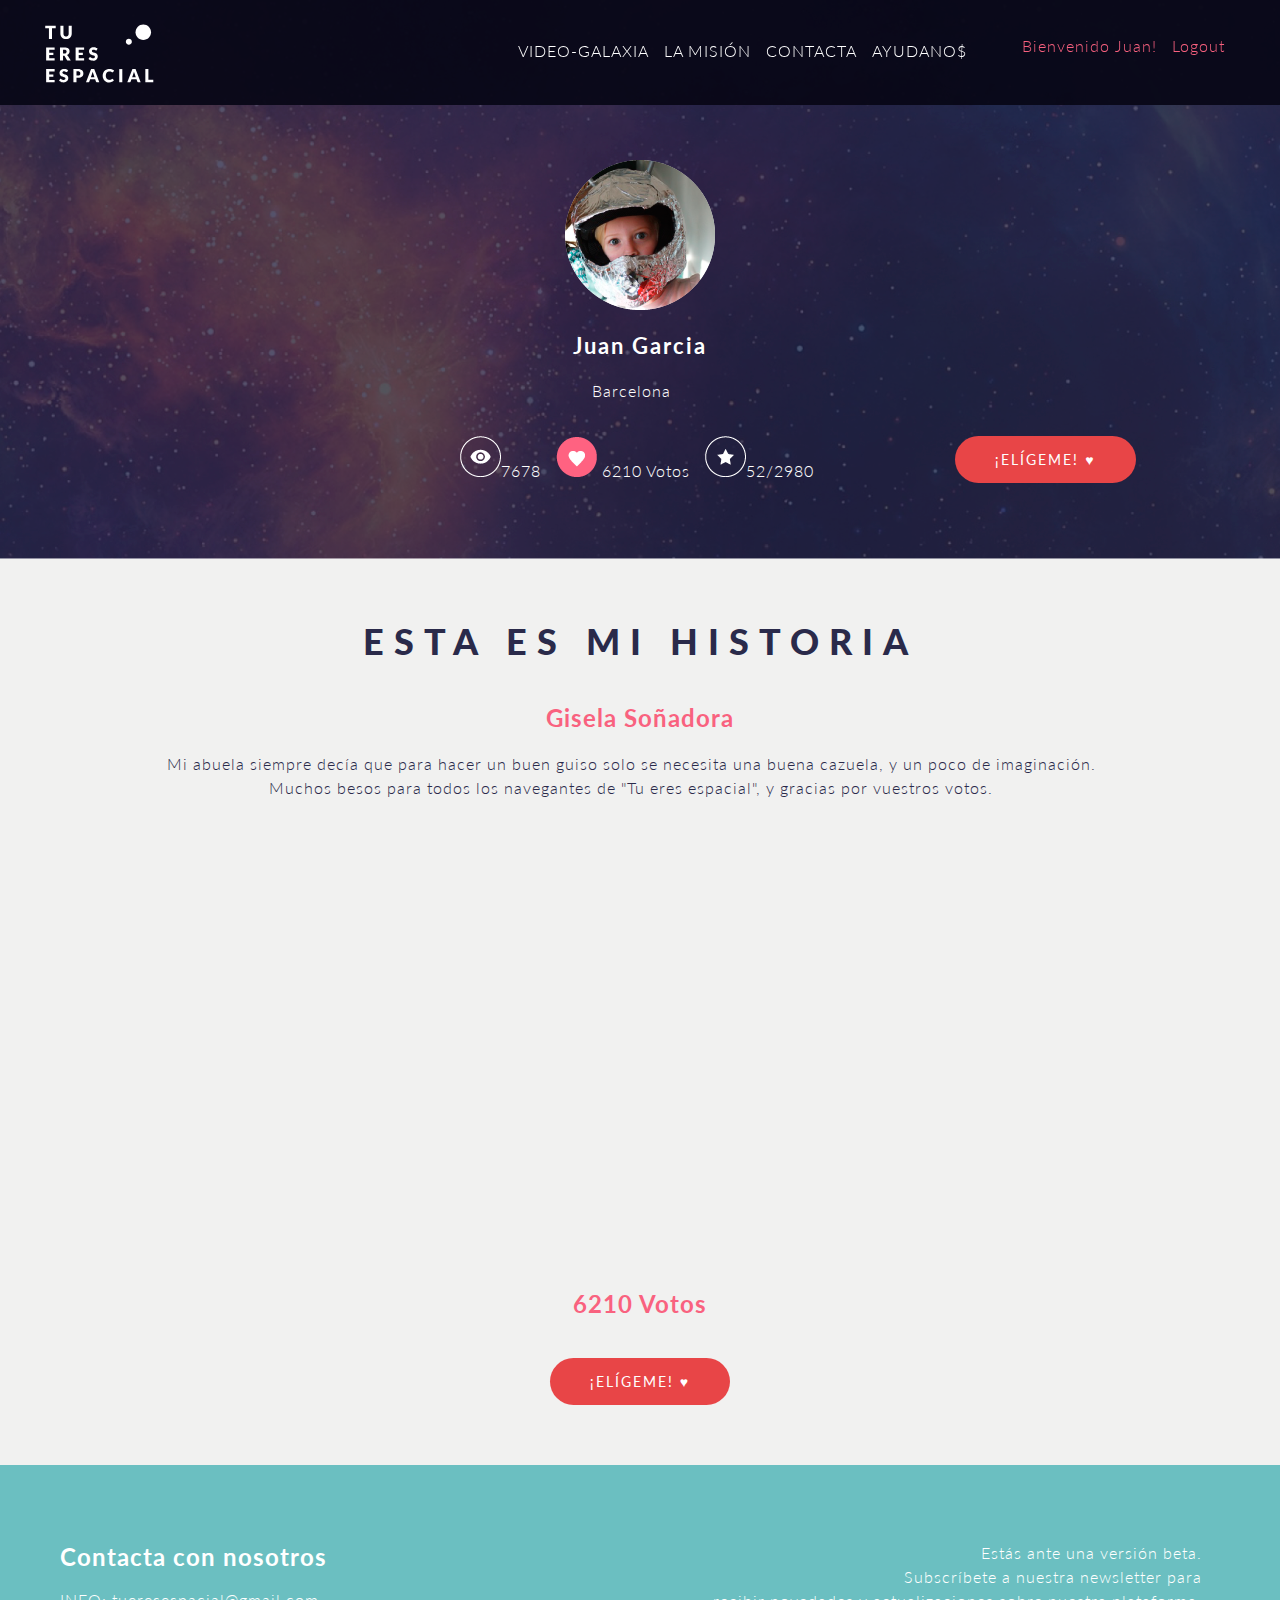
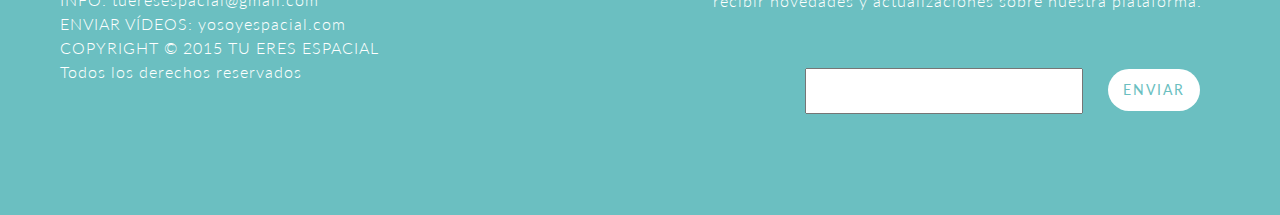
<file: perfil3.html>
<!DOCTYPE html>
<html>
<head>
	<meta charset="UTF-8">
	<title>Tu eres espacial-Bienvenido</title>
	<link href='http://fonts.googleapis.com/css?family=Lato:100,300,400,700,900,100italic,300italic,400italic,700italic,900italic' rel='stylesheet' type='text/css'>
	<link rel="stylesheet" href="css/style3.css" type="text/css"/>
</head>
<body>

	<header class="clearfix">
		<a href="index.html"><img  class="logo" src="img/logo.svg" style="float:left; width:120px;"></a>
		<div>
			<div class="header_desktop">
			<nav class="menu">
				<ul>
					<li><a href="galeria.html">VIDEO-GALAXIA</a></li>
					<li><a href="#project">LA MISIÓN</a></li>
					<li><a href="#contacto">CONTACTA</a></li>
					<li><a href="#donar">AYUDANO$</a></li>
				</ul>
			</nav>
			<div class="redessociales">
				<ul>
					<li><a class="pink" href="login.html" >Bienvenido Juan!</a></li>
					<li><a href="registro1.html" class="pink">Logout</a></li>
				</ul>
			</div>
		</div>
	</header>
	<article>
		<section class="info clearfix">	
			<div class="img_perfil"><img src="img/img_perfil.png" ></div>
			<h3>Juan Garcia</h3>
			<p>Barcelona</p>
			<ul>
				<li> <img src="img/views.png" >7678</li>
				<li> <img src="img/heart.png" > 6210 Votos</li>
				<li> <img src="img/ranking.png" >52/2980</li>
			</ul>
			<p><button class="boton_rosa2">¡Elígeme! ♥  </button></p>
		</section>	
		<section class="bio">
			<h1>Esta es mi historia</h1>
			<h2>Gisela Soñadora</h2>
			<p>Mi abuela siempre decía que para hacer un buen guiso solo se necesita una buena cazuela, y un poco de imaginación. </br> Muchos besos para todos los navegantes de "Tu eres espacial", y gracias por vuestros votos. </p>
			<iframe width="800" height="450" src="http://www.youtube.com/embed/KJ60hhQaNFo" frameborder="0" allowfullscreen></iframe>
			<h2>6210 Votos</h2>
			<button class="boton_rosa2">¡Elígeme! ♥  </button>

		</section>

	</article>
	<footer class="clearfix">
		<div class="contacto">
			<h2><a name="contacto">Contacta con nosotros</a></h2>
			<p
			+34 93 284 32 12<br>
			INFO: tueresespacial@gmail.com<br>
			ENVIAR VÍDEOS: yosoyespacial.com<br>
			COPYRIGHT © 2015 TU ERES ESPACIAL<br>
			Todos los derechos reservados<br>
			</p>
		</div>

		<div class="newsletter">
			<div>
				<label><p>Estás ante una versión beta. <br>Subscríbete a nuestra newsletter para<br> recibir novedades y actualizaciones sobre nuestra plataforma.</p>
				</label>
				<input id="email" style="width:270px; height:40px;">
				<button class="enviar">ENVIAR</button>
			</div>
		</div>
	</footer>
</body>
</hmtl>
</file>
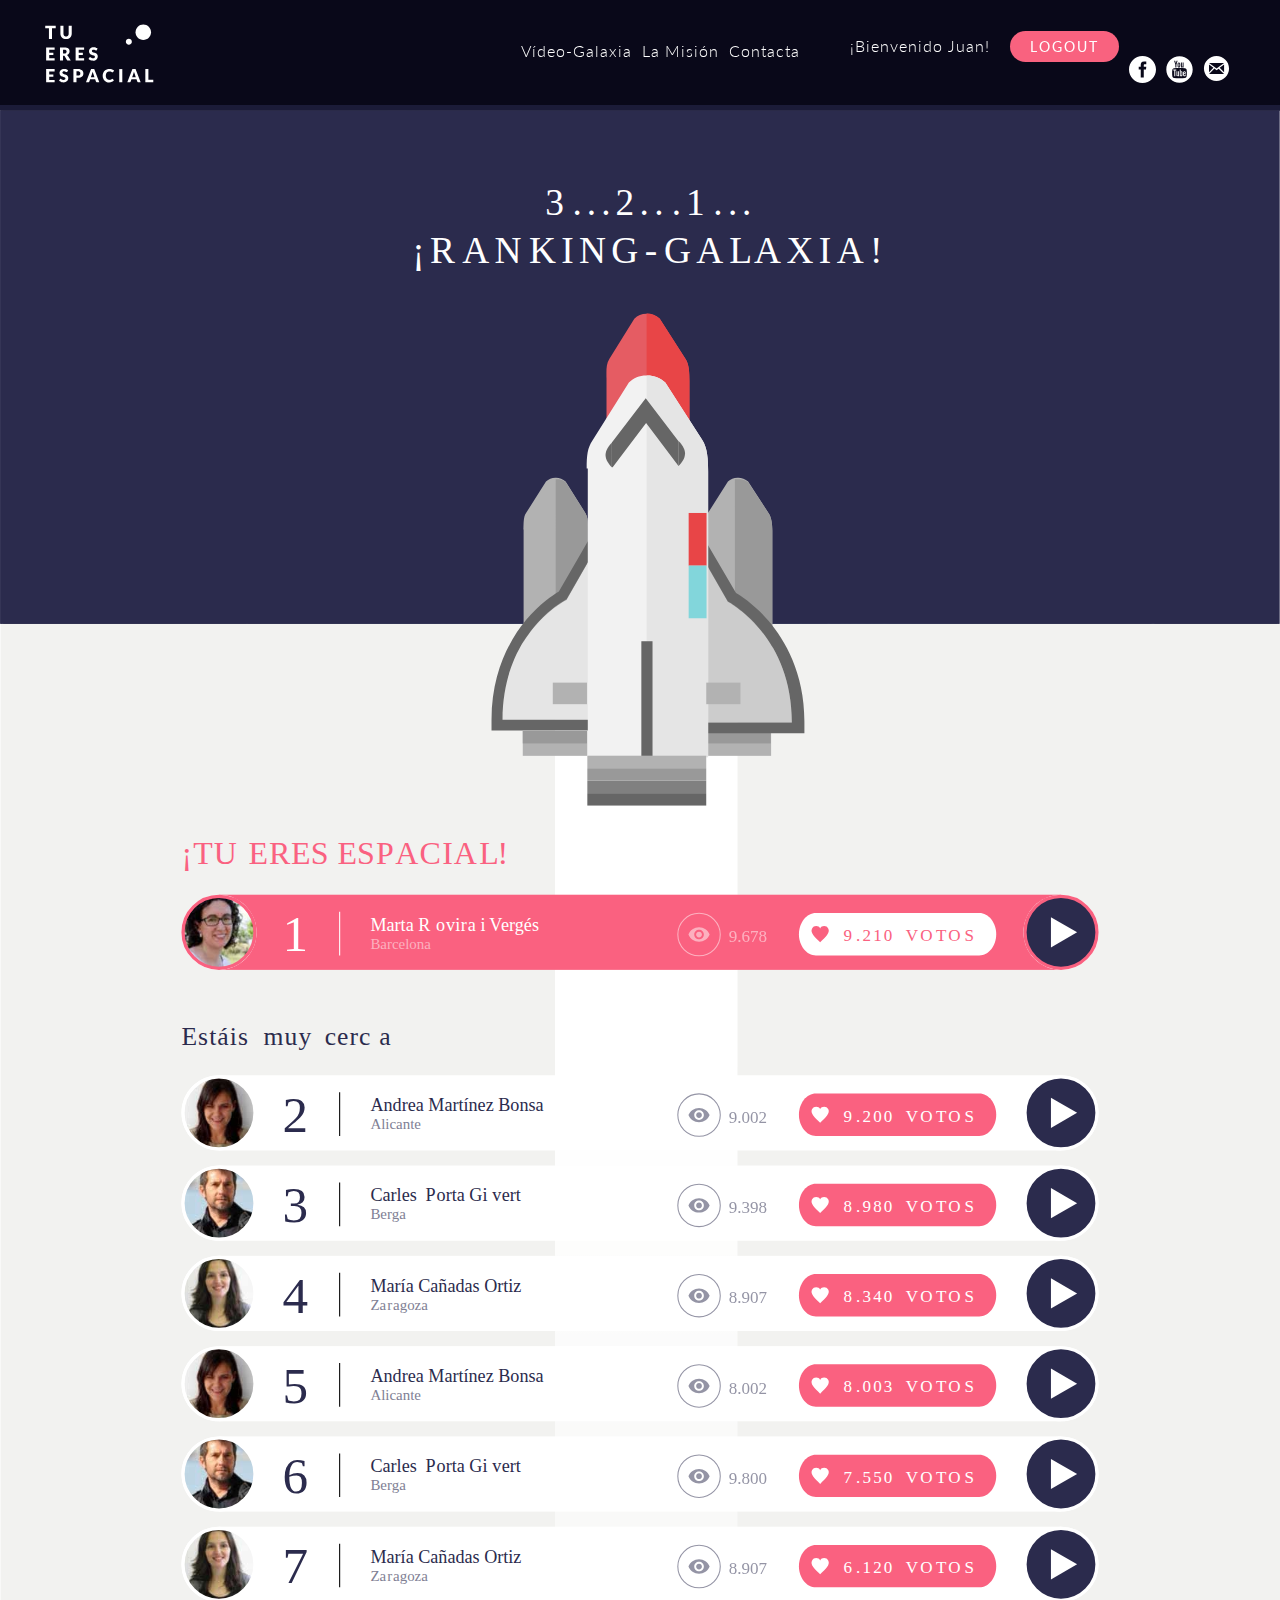
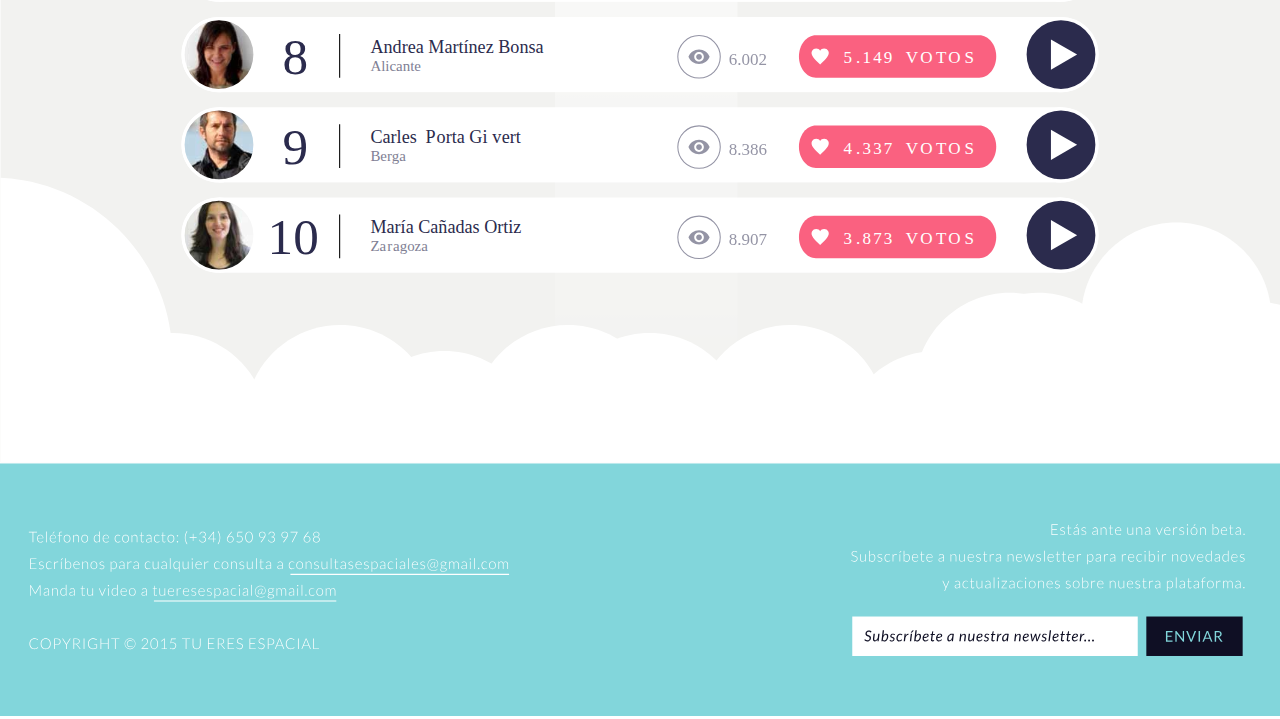
<file: ranking.html>
<!DOCTYPE html>
<html>
<head>
	<meta charset="UTF-8">
	<title>Tu eres espacial-Bienvenido</title>
	<link href='http://fonts.googleapis.com/css?family=Lato:100,300,400,700,900,100italic,300italic,400italic,700italic,900italic' rel='stylesheet' type='text/css'>
	<link rel="stylesheet" href="css/style2.css" type="text/css"/>
</head>
<body>

	<header class="clearfix">
		<a href="index.html"><img  class="logo" src="img/logo.svg" style="float:left; width:120px;"></a>
		<div>
			<nav class="menu">
				<ul>
					<li><a href="#videos">Vídeo-Galaxia</a></li>
					<li><a href="#project">La Misión</a></li>
					<li><a href="#contacto">Contacta</a></li>
				</ul>
			</nav>
			<div class="redessociales">
				<ul>
					<li><a href="#participar">¡Bienvenido Juan!</a></li>
					<li><button class="boton_registro"><a href="#participar">LOGOUT</a></button></li>
					<li><a href="https://www.facebook.com/tueresespacial" target="blank"><img src="img/facebook.svg" alt="facebook" style="width:27px; color:#ffffff;"></a></li>
					<li><a href="https://www.youtube.com/channel/UCCTeSHkH-3QrmQOXXKfLeLA" target="blank"><img src="img/youtube.svg" alt="youtube" style="width:27px;"></a></li>
					<li><a href="mailto:tueresespacial@gmail.com" target="blank"><img src="img/mail.svg" alt="mail" style="width:27px;"></a></li>

				</ul>
			</div>
		</div>
	</header>
	<article>
		<a href="perfil3.html"><img src="img/ranking.svg" style="margin:0; width:100%;"></a>
	</article>
</body>
</html>
</file>
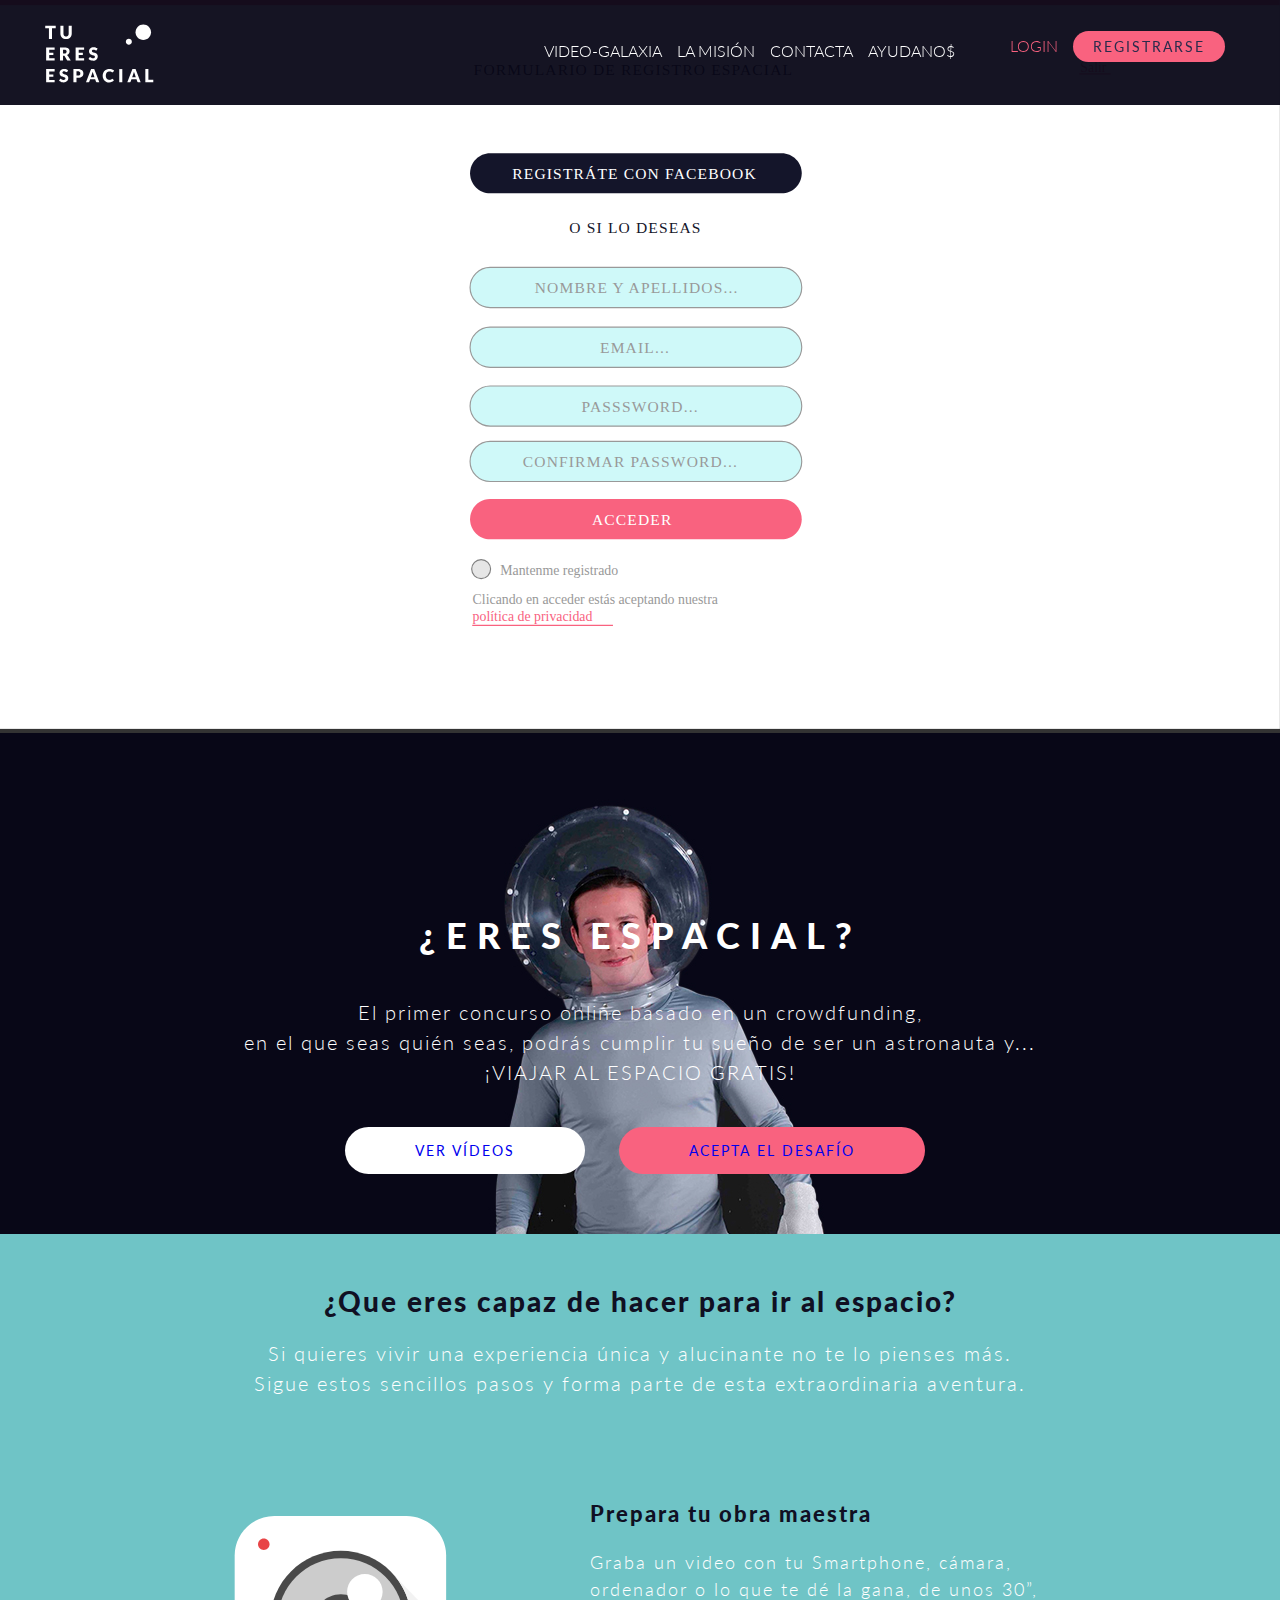
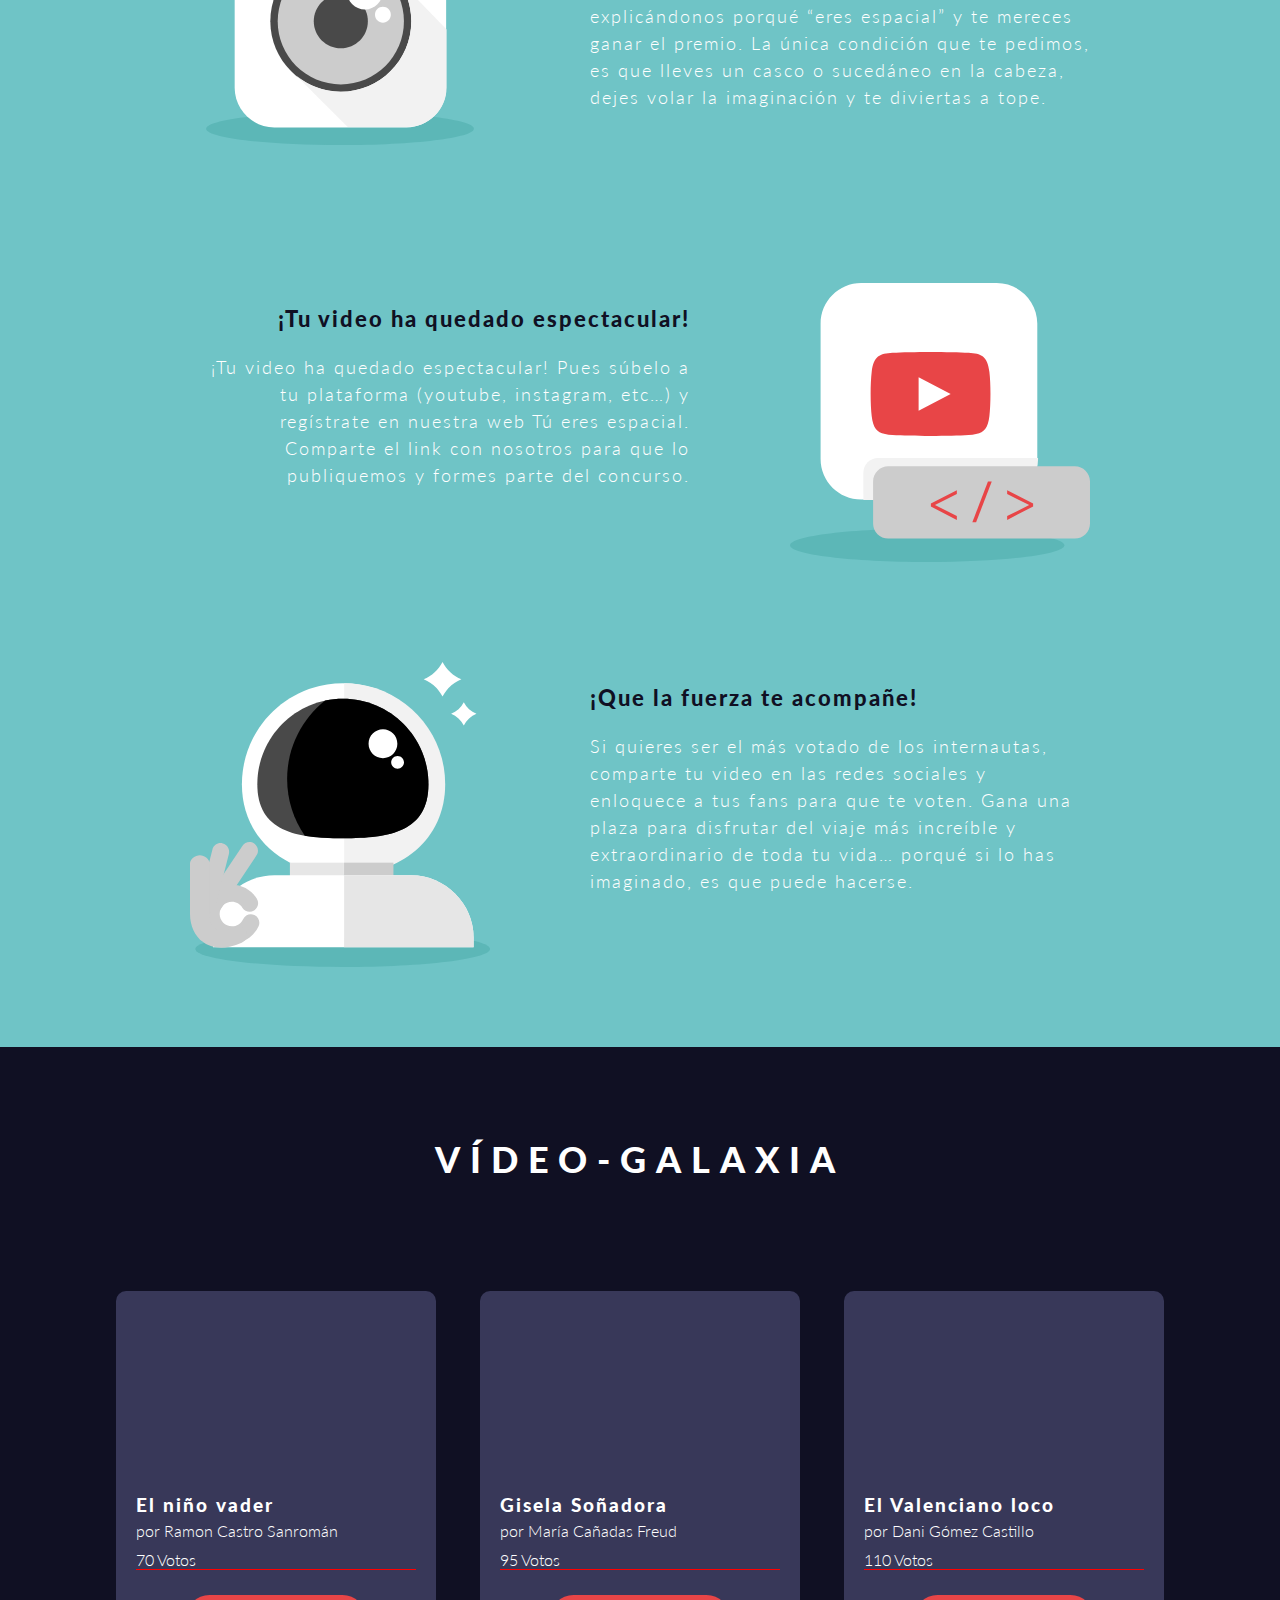
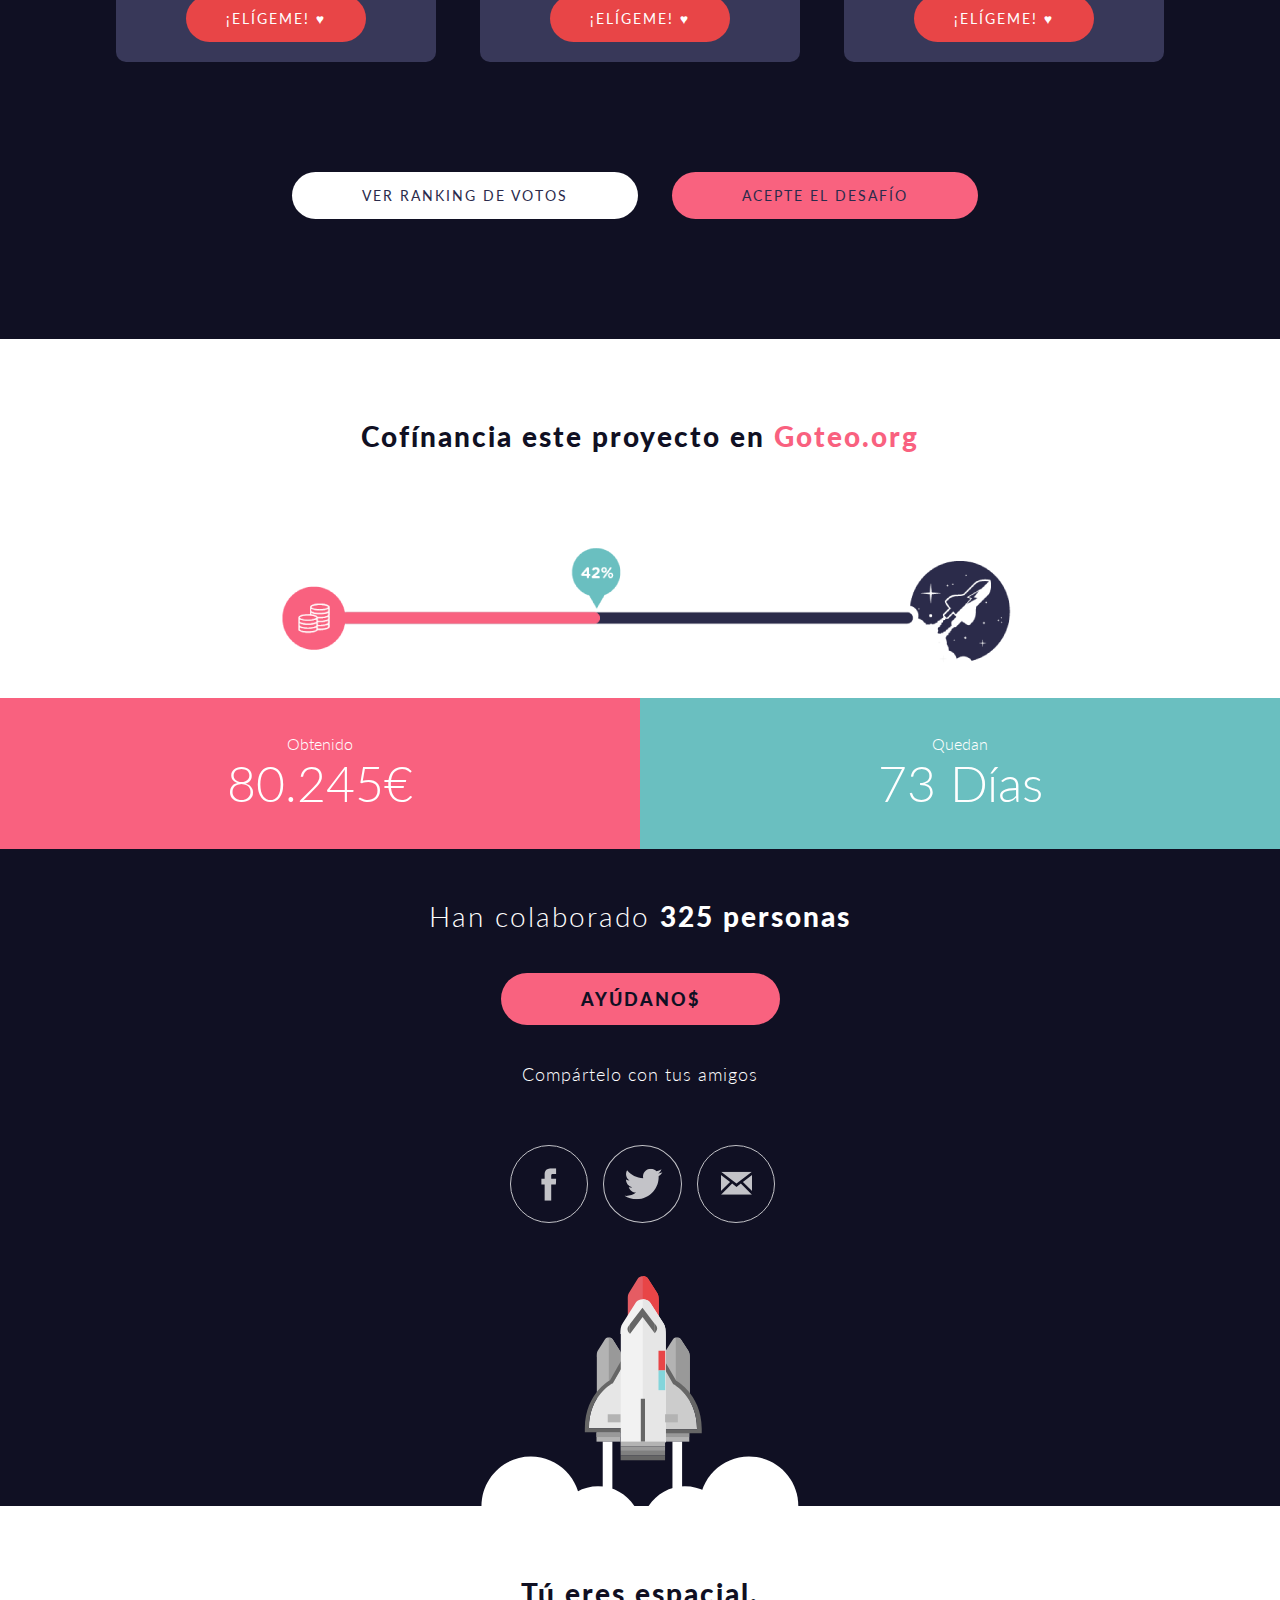
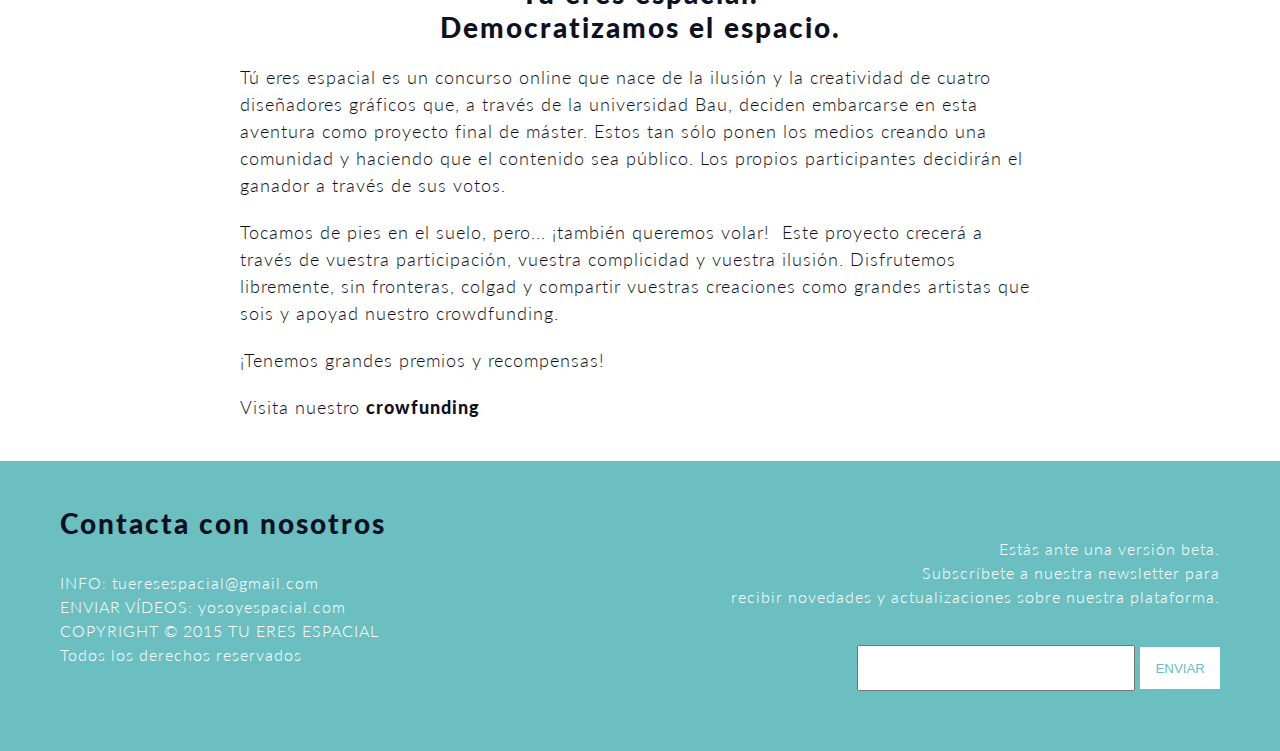
<file: registro1.html>
<!DOCTYPE html>
<html>
<head>
	<meta charset="UTF-8">
	<title>Tu eres espacial</title>
	<link href='http://fonts.googleapis.com/css?family=Lato:100,300,400,700,900,100italic,300italic,400italic,700italic,900italic' rel='stylesheet' type='text/css'>
	<link rel="stylesheet" href="css/style4.css" type="text/css"/>
</head>
<body>

	<header>
		<a href="index.html"><img  class="logo" src="img/logo.svg" style="float:left; width:120px;"></a>
		<div class="header_desktop">
			<nav class="menu">
				<ul>
					<li><a href="galeria.html">VIDEO-GALAXIA</a></li>
					<li><a href="#project">LA MISIÓN</a></li>
					<li><a href="#contacto">CONTACTA</a></li>
					<li><a href="#donar">AYUDANO$</a></li>
				</ul>
			</nav>
			<div class="redessociales">
				<ul>
					<li><a class="pink" href="login.html" >LOGIN</a></li>
					<li><a href="registro1.html" class="boton_registro">Registrarse</a></li>
				</ul>
			</div>
		</div>
	</header>
	<article class="registro">
		<a href="registro2.html"><img src="img/registro1.svg"></a>
	</article>

	<article class="home clearfix">
		<h1> ¿Eres espacial?</h1>
		<p>El primer concurso online basado en un crowdfunding,</br> en el que seas quién seas, podrás cumplir tu sueño de ser un astronauta y...</br> ¡VIAJAR AL ESPACIO GRATIS!</p>
		<button class="boton_blanco"><a href="#videos">Ver vídeos</a></button>
		<button class="boton_participar"><a href="#participar">Acepta el desafío</a></button>
	</article>
	<article class="explicacion clearfix">
		<h2><a name="participar">¿Que eres capaz de hacer para ir al espacio?</a></h2>
		<p class="subtitle">Si quieres vivir una experiencia única y alucinante no te lo pienses más.</br>
		Sigue estos sencillos pasos y forma parte de esta extraordinaria aventura. </p>
		<div class="paso right clearfix">
			<img src="img/1.svg">
			<div>
				<h3>Prepara tu obra maestra</h3>
				<p>Graba un video con tu Smartphone, cámara, ordenador o lo que te dé la gana, de unos 30”, explicándonos porqué “eres espacial” y te mereces ganar el premio. La única condición que te pedimos, es que lleves un casco o sucedáneo en la cabeza, dejes volar la imaginación y te diviertas a tope.</p>
			</div>
		</div>
		<div class="paso left clearfix">
			<img src="img/2.svg">
			<div>
				<h3>¡Tu video ha quedado espectacular!</h3>
				<p>¡Tu video ha quedado espectacular! Pues súbelo a tu plataforma (youtube, instagram, etc…) y regístrate en nuestra web Tú eres espacial. Comparte el link con nosotros para que lo publiquemos y formes parte del concurso.</p>
			</div>
		</div>
		<div class="paso right clearfix">
			<img src="img/3.svg" >
			<div>
				<h3>¡Que la fuerza te acompañe!</h3>
				<p>Si quieres ser el más votado de los internautas, comparte tu video en las redes sociales y enloquece a tus fans para que te voten. Gana una plaza para disfrutar del viaje más increíble y extraordinario de toda tu vida… porqué si lo has imaginado, es que puede hacerse.
</p>
			</div>
		</div>
		
		
	</article>

	<article class="videos">
		<h1><a name="videos">VÍDEO-GALAXIA</a></h1>
		<section class="user">
			<iframe width="320" height="180" src="http://www.youtube.com/embed/-acmjJb8f78" frameborder="0" allowfullscreen></iframe>
			<div class="datos">
				<h3>El niño vader</h3>
				<p>por <span style="color:##E84547;">Ramon Castro Sanromán</span></p>
				<p class="votos">70 Votos</p>
				<a href="index2.html"><button class="boton_rosa2">¡Elígeme! ♥ </button></a>
			</div>
		</section>
		<section class="user">
			<iframe width="320" height="180" src="http://www.youtube.com/embed/KJ60hhQaNFo" frameborder="0" allowfullscreen></iframe>
			<div class="datos">
				<h3>Gisela Soñadora</h3>
				<p>por <span style="color:##E84547;">María Cañadas Freud</span></p>
				<p class="votos">95 Votos</p>
				<button class="boton_rosa2">¡Elígeme! ♥  </button>
			</div>
		</section>
		<section class="user">
			<iframe width="320" height="180" src="http://www.youtube.com/embed/1z07x-TVDLU" frameborder="0" allowfullscreen></iframe>
			<div class="datos">
				<h3>El Valenciano loco</h3>
				<p>por <span style="color:##E84547;">Dani Gómez Castillo</span></p>
				<p class="votos">110 Votos</p>
				<button class="boton_rosa2">¡Elígeme! ♥  </button>
			</div>
		</section>
		<a href="33ranking.html" target="blank"><button class="boton_blanco">Ver Ranking de votos</button></a>
		<a href="img/ranking.pdf" target="blank"><button class="boton_participar">Acepte el desafío</button></a>
	</article>

	<a name="donar"><article class="donacion"></a>

		<section class="goteo clearfix">
			<h2>Cofínancia este proyecto en <span style="color:#F9617F;">Goteo.org</span></h2>
			<img src="img/goteo.png">
			<p></p>
		</section>	

		<section class="numeros clearfix">
			<div class="rosa"><p>Obtenido</br><span style="font-size:50px;">80.245€</span></p></div>
			<div class="azul"><p>Quedan</br><span style="font-size:50px;">73 Días</span></p></div>
		</section>	

		<section class="redes clearfix">
			<h2>Han colaborado <span style="font-weight:900;">325 personas</span></h2>
			<button class="boton_donar">AYÚDANO$</button>
			<p>Compártelo con tus amigos</p>
			<ul>
				<li><img src="img/facebook-05.svg" ></li>
				<li><img src="img/twitter-05.svg" ></li>
				<li><img src="img/mail-05.svg" ></li>
			</ul>
		</section>
	</article>

	<a name="proyecto"><article class="proyecto clearfix"></a>
		<h2>Tú eres espacial.</br> Democratizamos el espacio.</h2>
		<p>Tú eres espacial es un concurso online que nace de la ilusión y la creatividad de cuatro diseñadores gráficos que, a través de la universidad Bau, deciden embarcarse en esta aventura como proyecto final de máster. Estos tan sólo ponen los medios creando una comunidad y haciendo que el contenido sea público. Los propios participantes decidirán el ganador a través de sus votos.</p>
		<p>Tocamos de pies en el suelo, pero... ¡también queremos volar!  Este proyecto crecerá a través de vuestra participación, vuestra complicidad y vuestra ilusión. Disfrutemos libremente, sin fronteras, colgad y compartir vuestras creaciones como grandes artistas que sois y apoyad nuestro crowdfunding. </p>
		<p>¡Tenemos grandes premios y recompensas!</p>
		<p>Visita nuestro <span style="font-weight:900;">crowfunding</span></p>
	</article>

	<footer class="clearfix">
		<div class="contacto">
			<h2><a name="contacto">Contacta con nosotros</a></h2>
			<p
			+34 93 284 32 12<br>
			INFO: tueresespacial@gmail.com<br>
			ENVIAR VÍDEOS: yosoyespacial.com<br>
			COPYRIGHT © 2015 TU ERES ESPACIAL<br>
			Todos los derechos reservados<br>
			</p>
		</div>

		<div class="newsletter">
			<div>
				<label><p>Estás ante una versión beta. <br>Subscríbete a nuestra newsletter para<br> recibir novedades y actualizaciones sobre nuestra plataforma.</p>
				</label>
				<input id="email" style="width:270px; height:40px;">
				<button class="enviar">ENVIAR</button>
			</div>
		</div>
	</footer>

</body>

</html>
</file>
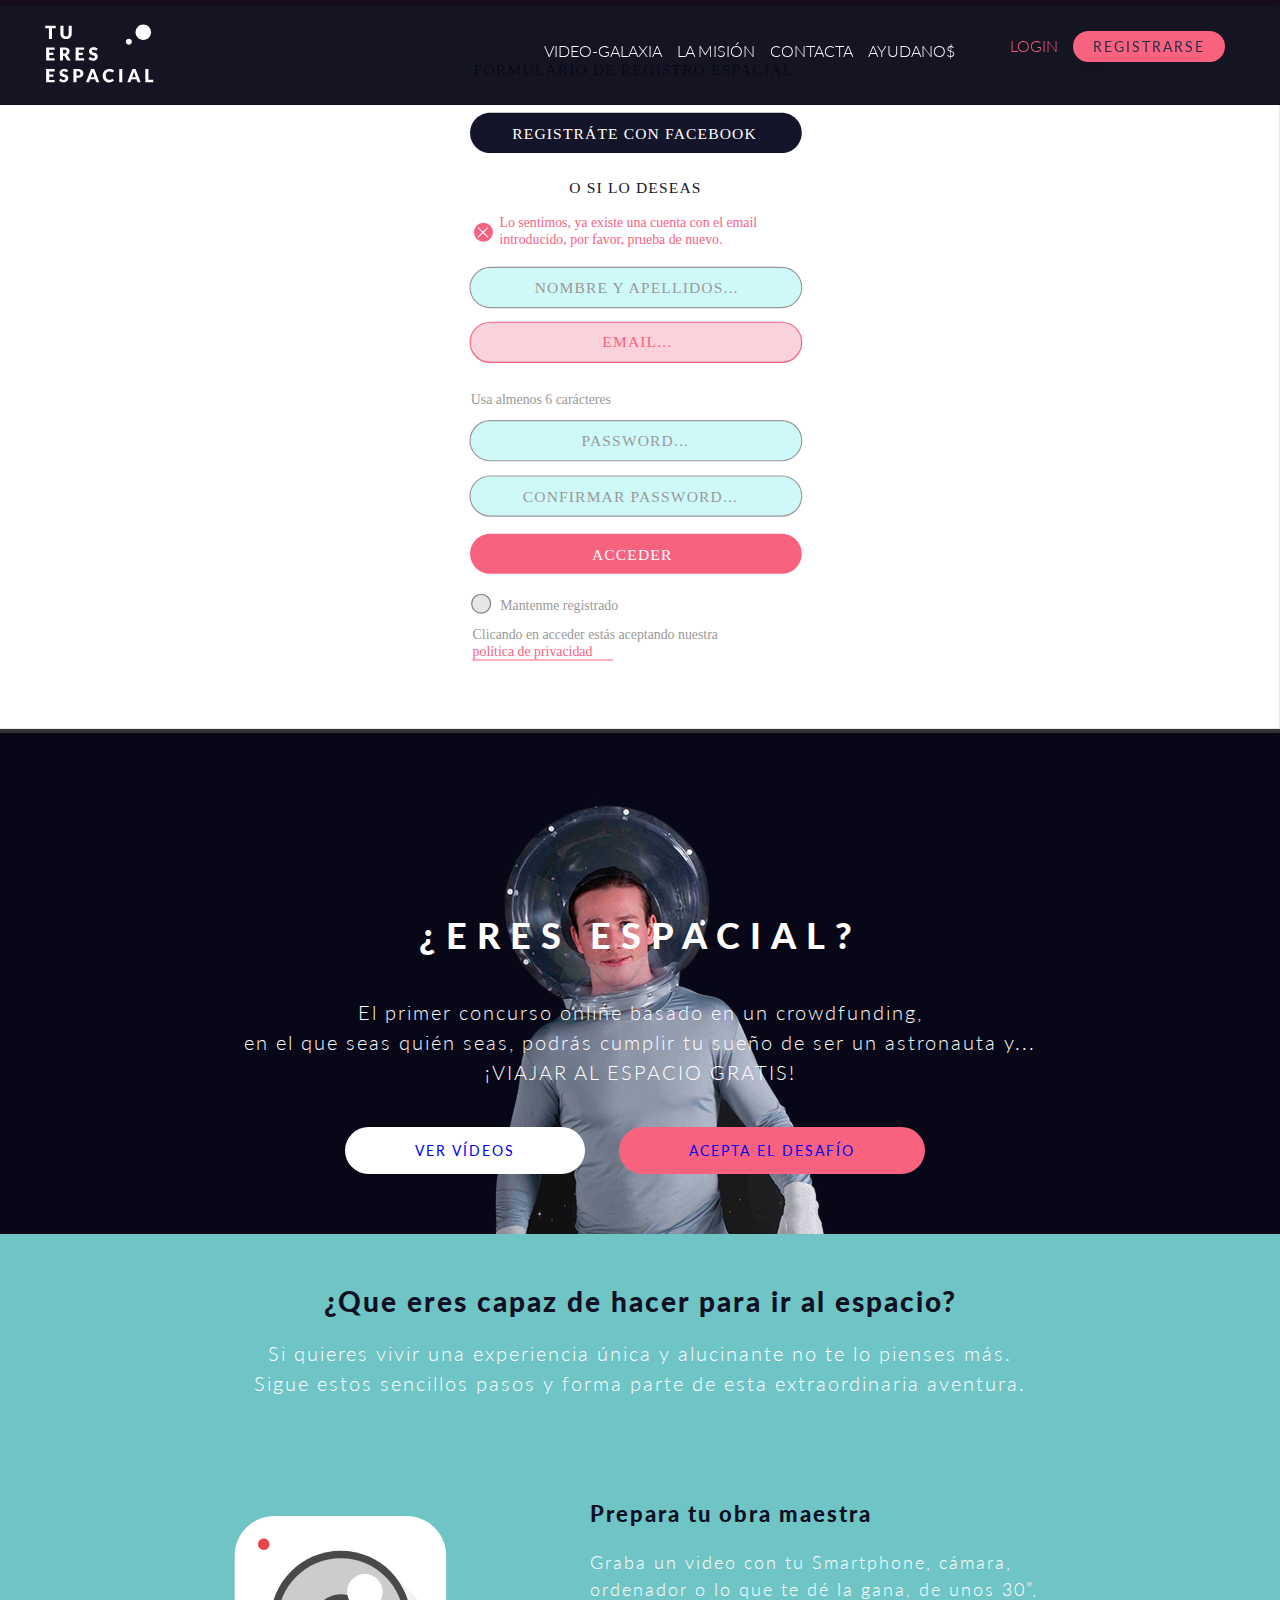
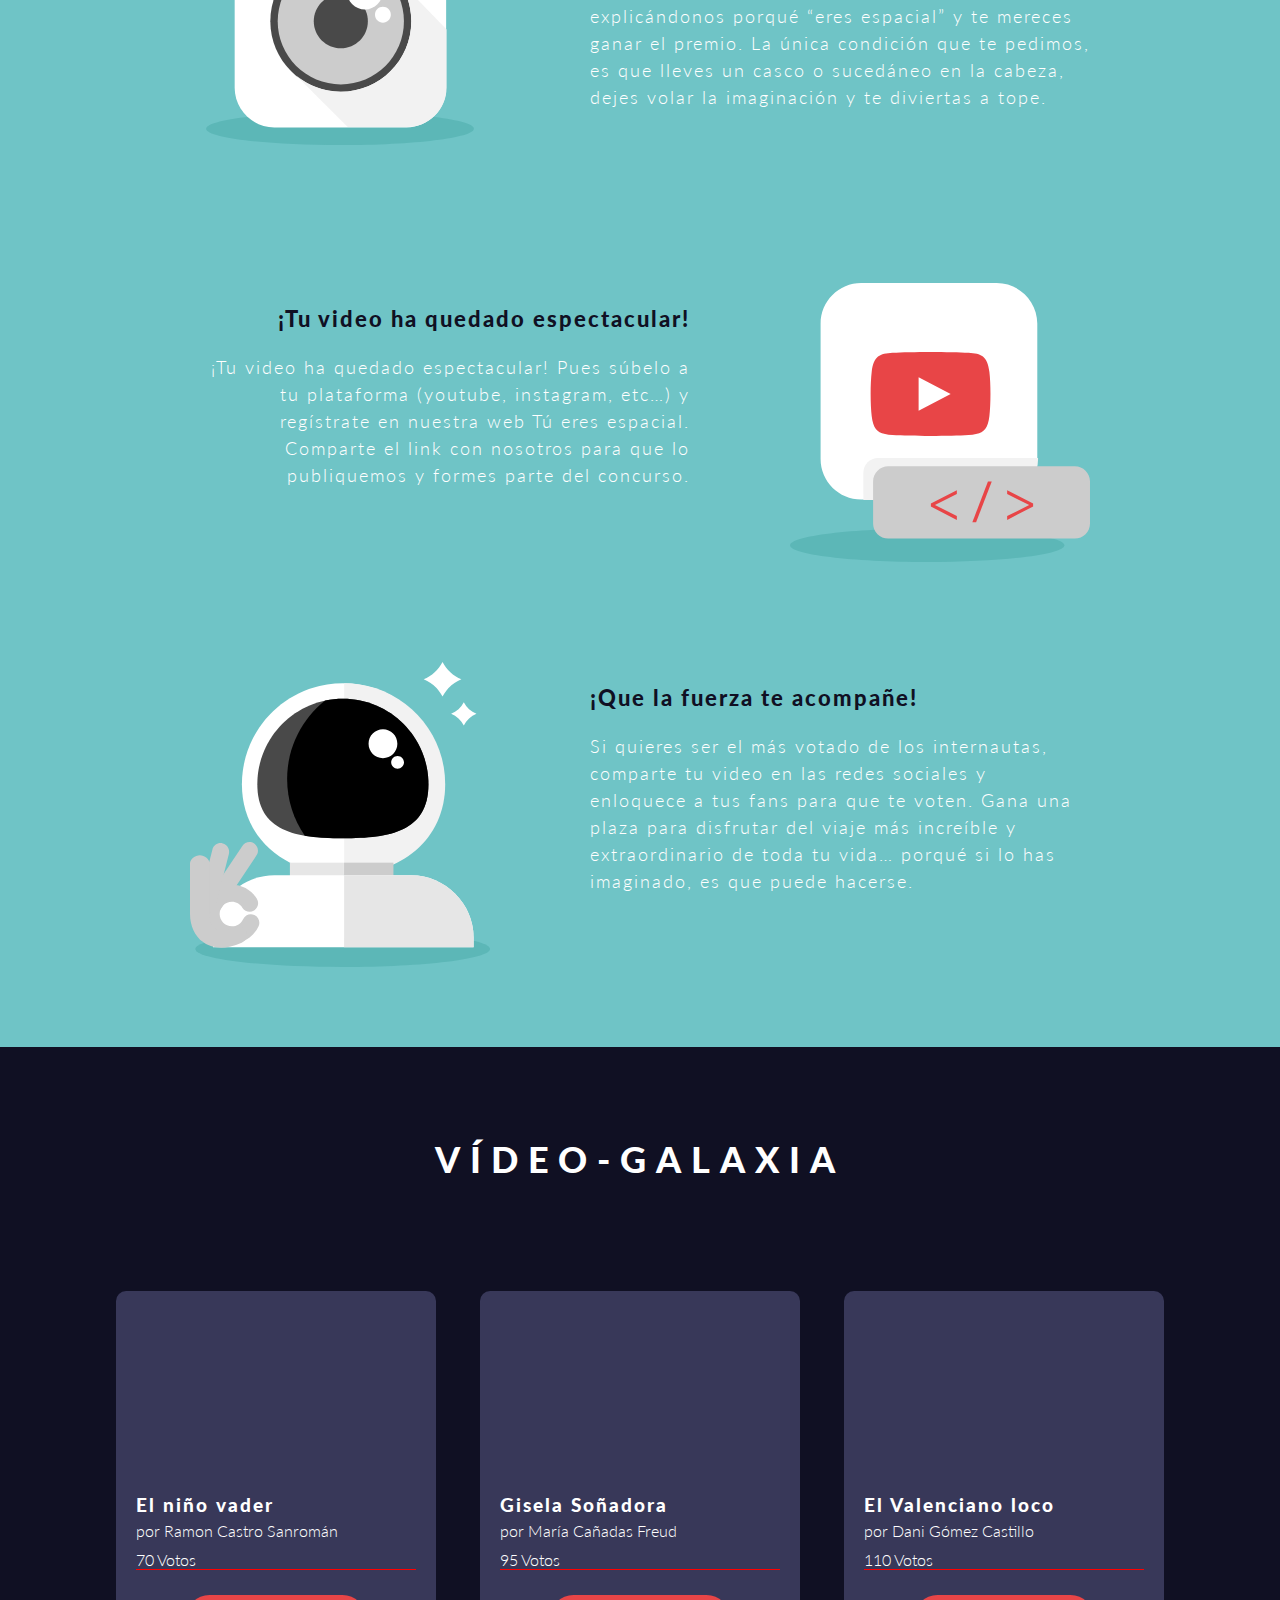
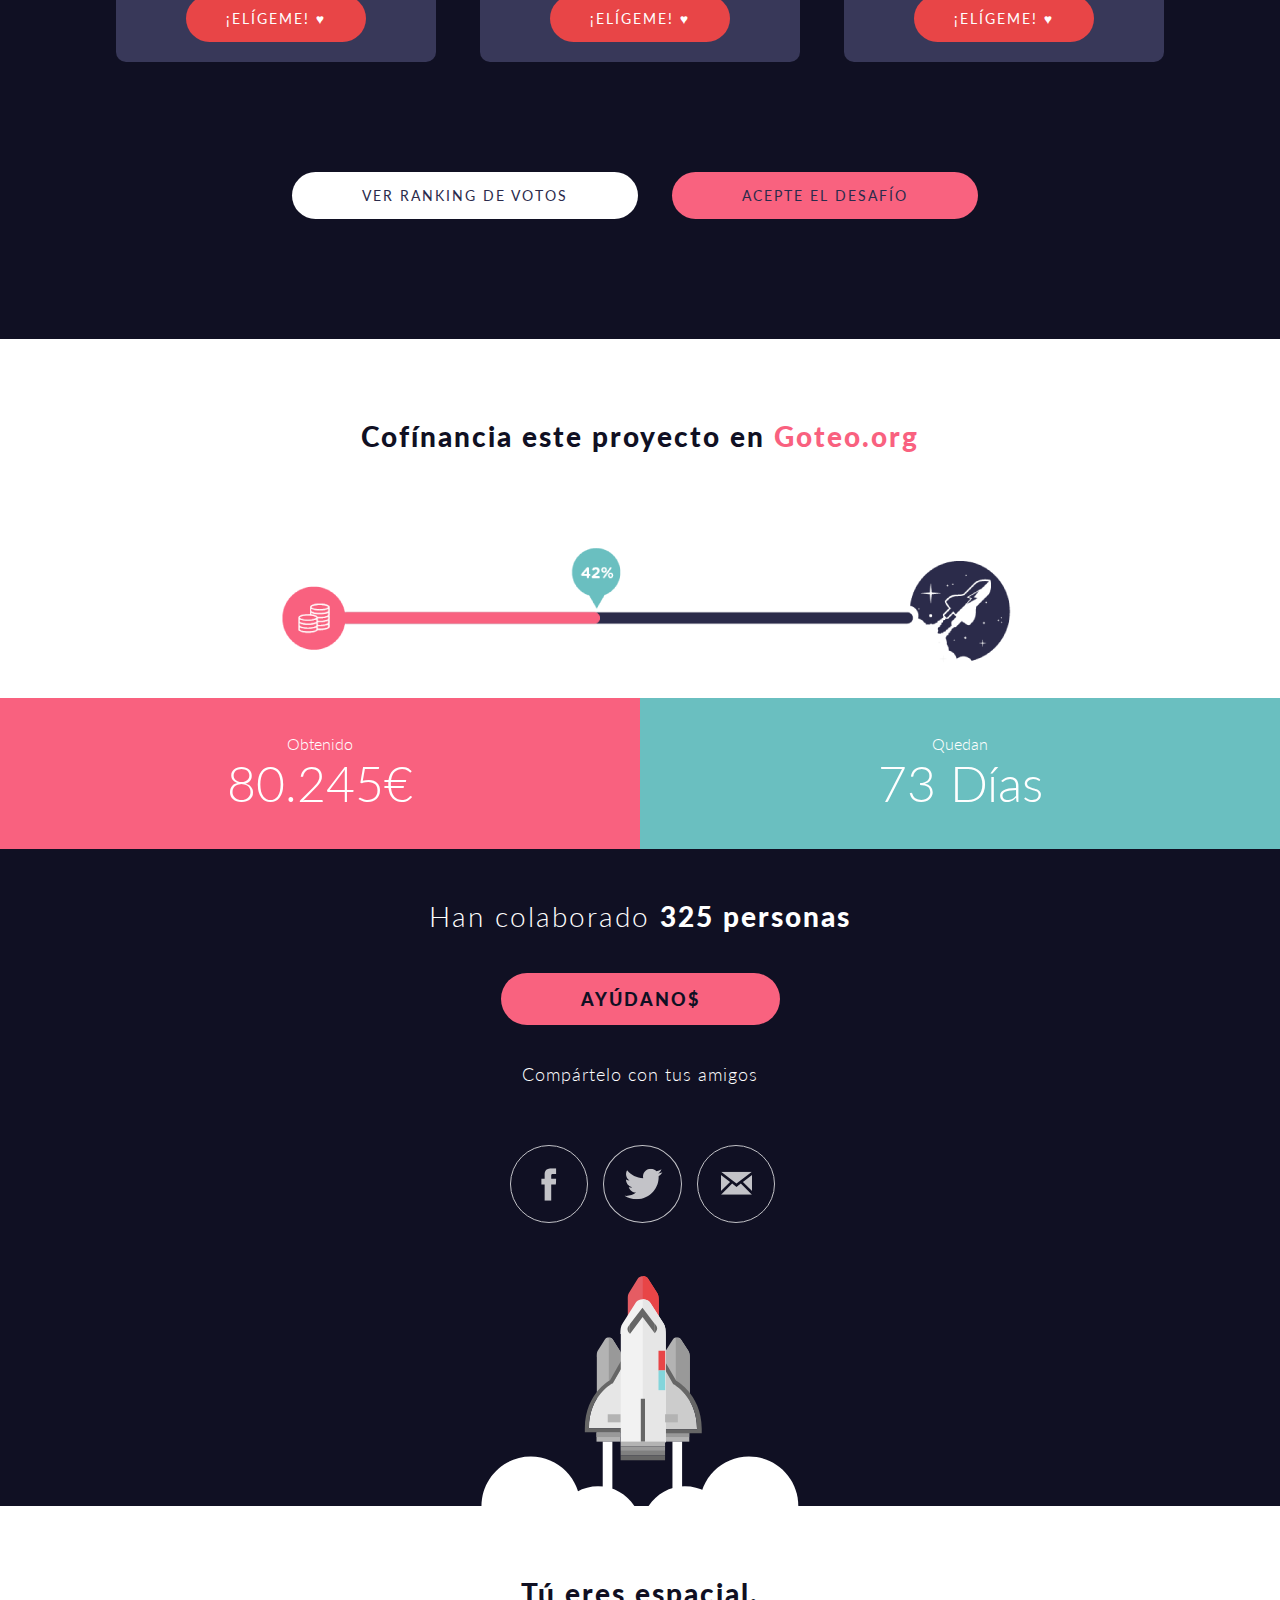
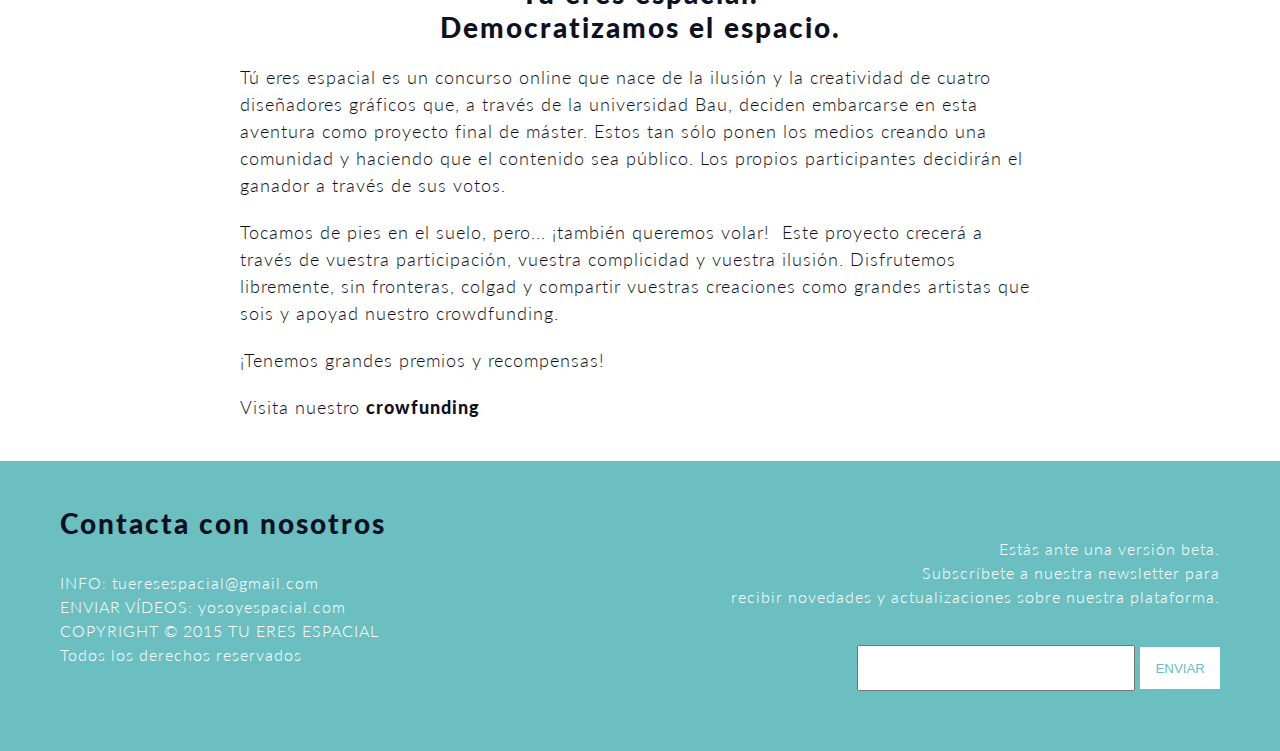
<file: registro2.html>
<!DOCTYPE html>
<html>
<head>
	<meta charset="UTF-8">
	<title>Tu eres espacial</title>
	<link href='http://fonts.googleapis.com/css?family=Lato:100,300,400,700,900,100italic,300italic,400italic,700italic,900italic' rel='stylesheet' type='text/css'>
	<link rel="stylesheet" href="css/style4.css" type="text/css"/>
</head>
<body>

	<header>
		<a href="index.html"><img  class="logo" src="img/logo.svg" style="float:left; width:120px;"></a>
		<div class="header_desktop">
			<nav class="menu">
				<ul>
					<li><a href="galeria.html">VIDEO-GALAXIA</a></li>
					<li><a href="#project">LA MISIÓN</a></li>
					<li><a href="#contacto">CONTACTA</a></li>
					<li><a href="#donar">AYUDANO$</a></li>
				</ul>
			</nav>
			<div class="redessociales">
				<ul>
					<li><a class="pink" href="login.html" >LOGIN</a></li>
					<li><a href="registro1.html" class="boton_registro">Registrarse</a></li>
				</ul>
			</div>
		</div>
	</header>
	<article class="registro">
		<a href="registro3.html"><img src="img/registro2.svg"></a>
	</article>

	<article class="home clearfix">
		<h1> ¿Eres espacial?</h1>
		<p>El primer concurso online basado en un crowdfunding,</br> en el que seas quién seas, podrás cumplir tu sueño de ser un astronauta y...</br> ¡VIAJAR AL ESPACIO GRATIS!</p>
		<button class="boton_blanco"><a href="#videos">Ver vídeos</a></button>
		<button class="boton_participar"><a href="#participar">Acepta el desafío</a></button>
	</article>
	<article class="explicacion clearfix">
		<h2><a name="participar">¿Que eres capaz de hacer para ir al espacio?</a></h2>
		<p class="subtitle">Si quieres vivir una experiencia única y alucinante no te lo pienses más.</br>
		Sigue estos sencillos pasos y forma parte de esta extraordinaria aventura. </p>
		<div class="paso right clearfix">
			<img src="img/1.svg">
			<div>
				<h3>Prepara tu obra maestra</h3>
				<p>Graba un video con tu Smartphone, cámara, ordenador o lo que te dé la gana, de unos 30”, explicándonos porqué “eres espacial” y te mereces ganar el premio. La única condición que te pedimos, es que lleves un casco o sucedáneo en la cabeza, dejes volar la imaginación y te diviertas a tope.</p>
			</div>
		</div>
		<div class="paso left clearfix">
			<img src="img/2.svg">
			<div>
				<h3>¡Tu video ha quedado espectacular!</h3>
				<p>¡Tu video ha quedado espectacular! Pues súbelo a tu plataforma (youtube, instagram, etc…) y regístrate en nuestra web Tú eres espacial. Comparte el link con nosotros para que lo publiquemos y formes parte del concurso.</p>
			</div>
		</div>
		<div class="paso right clearfix">
			<img src="img/3.svg" >
			<div>
				<h3>¡Que la fuerza te acompañe!</h3>
				<p>Si quieres ser el más votado de los internautas, comparte tu video en las redes sociales y enloquece a tus fans para que te voten. Gana una plaza para disfrutar del viaje más increíble y extraordinario de toda tu vida… porqué si lo has imaginado, es que puede hacerse.
</p>
			</div>
		</div>
		
		
	</article>

	<article class="videos">
		<h1><a name="videos">VÍDEO-GALAXIA</a></h1>
		<section class="user">
			<iframe width="320" height="180" src="http://www.youtube.com/embed/-acmjJb8f78" frameborder="0" allowfullscreen></iframe>
			<div class="datos">
				<h3>El niño vader</h3>
				<p>por <span style="color:##E84547;">Ramon Castro Sanromán</span></p>
				<p class="votos">70 Votos</p>
				<a href="index2.html"><button class="boton_rosa2">¡Elígeme! ♥ </button></a>
			</div>
		</section>
		<section class="user">
			<iframe width="320" height="180" src="http://www.youtube.com/embed/KJ60hhQaNFo" frameborder="0" allowfullscreen></iframe>
			<div class="datos">
				<h3>Gisela Soñadora</h3>
				<p>por <span style="color:##E84547;">María Cañadas Freud</span></p>
				<p class="votos">95 Votos</p>
				<button class="boton_rosa2">¡Elígeme! ♥  </button>
			</div>
		</section>
		<section class="user">
			<iframe width="320" height="180" src="http://www.youtube.com/embed/1z07x-TVDLU" frameborder="0" allowfullscreen></iframe>
			<div class="datos">
				<h3>El Valenciano loco</h3>
				<p>por <span style="color:##E84547;">Dani Gómez Castillo</span></p>
				<p class="votos">110 Votos</p>
				<button class="boton_rosa2">¡Elígeme! ♥  </button>
			</div>
		</section>
		<a href="33ranking.html" target="blank"><button class="boton_blanco">Ver Ranking de votos</button></a>
		<a href="img/ranking.pdf" target="blank"><button class="boton_participar">Acepte el desafío</button></a>
	</article>

	<a name="donar"><article class="donacion"></a>

		<section class="goteo clearfix">
			<h2>Cofínancia este proyecto en <span style="color:#F9617F;">Goteo.org</span></h2>
			<img src="img/goteo.png">
			<p></p>
		</section>	

		<section class="numeros clearfix">
			<div class="rosa"><p>Obtenido</br><span style="font-size:50px;">80.245€</span></p></div>
			<div class="azul"><p>Quedan</br><span style="font-size:50px;">73 Días</span></p></div>
		</section>	

		<section class="redes clearfix">
			<h2>Han colaborado <span style="font-weight:900;">325 personas</span></h2>
			<button class="boton_donar">AYÚDANO$</button>
			<p>Compártelo con tus amigos</p>
			<ul>
				<li><img src="img/facebook-05.svg" ></li>
				<li><img src="img/twitter-05.svg" ></li>
				<li><img src="img/mail-05.svg" ></li>
			</ul>
		</section>
	</article>

	<a name="proyecto"><article class="proyecto clearfix"></a>
		<h2>Tú eres espacial.</br> Democratizamos el espacio.</h2>
		<p>Tú eres espacial es un concurso online que nace de la ilusión y la creatividad de cuatro diseñadores gráficos que, a través de la universidad Bau, deciden embarcarse en esta aventura como proyecto final de máster. Estos tan sólo ponen los medios creando una comunidad y haciendo que el contenido sea público. Los propios participantes decidirán el ganador a través de sus votos.</p>
		<p>Tocamos de pies en el suelo, pero... ¡también queremos volar!  Este proyecto crecerá a través de vuestra participación, vuestra complicidad y vuestra ilusión. Disfrutemos libremente, sin fronteras, colgad y compartir vuestras creaciones como grandes artistas que sois y apoyad nuestro crowdfunding. </p>
		<p>¡Tenemos grandes premios y recompensas!</p>
		<p>Visita nuestro <span style="font-weight:900;">crowfunding</span></p>
	</article>

	<footer class="clearfix">
		<div class="contacto">
			<h2><a name="contacto">Contacta con nosotros</a></h2>
			<p
			+34 93 284 32 12<br>
			INFO: tueresespacial@gmail.com<br>
			ENVIAR VÍDEOS: yosoyespacial.com<br>
			COPYRIGHT © 2015 TU ERES ESPACIAL<br>
			Todos los derechos reservados<br>
			</p>
		</div>

		<div class="newsletter">
			<div>
				<label><p>Estás ante una versión beta. <br>Subscríbete a nuestra newsletter para<br> recibir novedades y actualizaciones sobre nuestra plataforma.</p>
				</label>
				<input id="email" style="width:270px; height:40px;">
				<button class="enviar">ENVIAR</button>
			</div>
		</div>
	</footer>

</body>

</html>
</file>
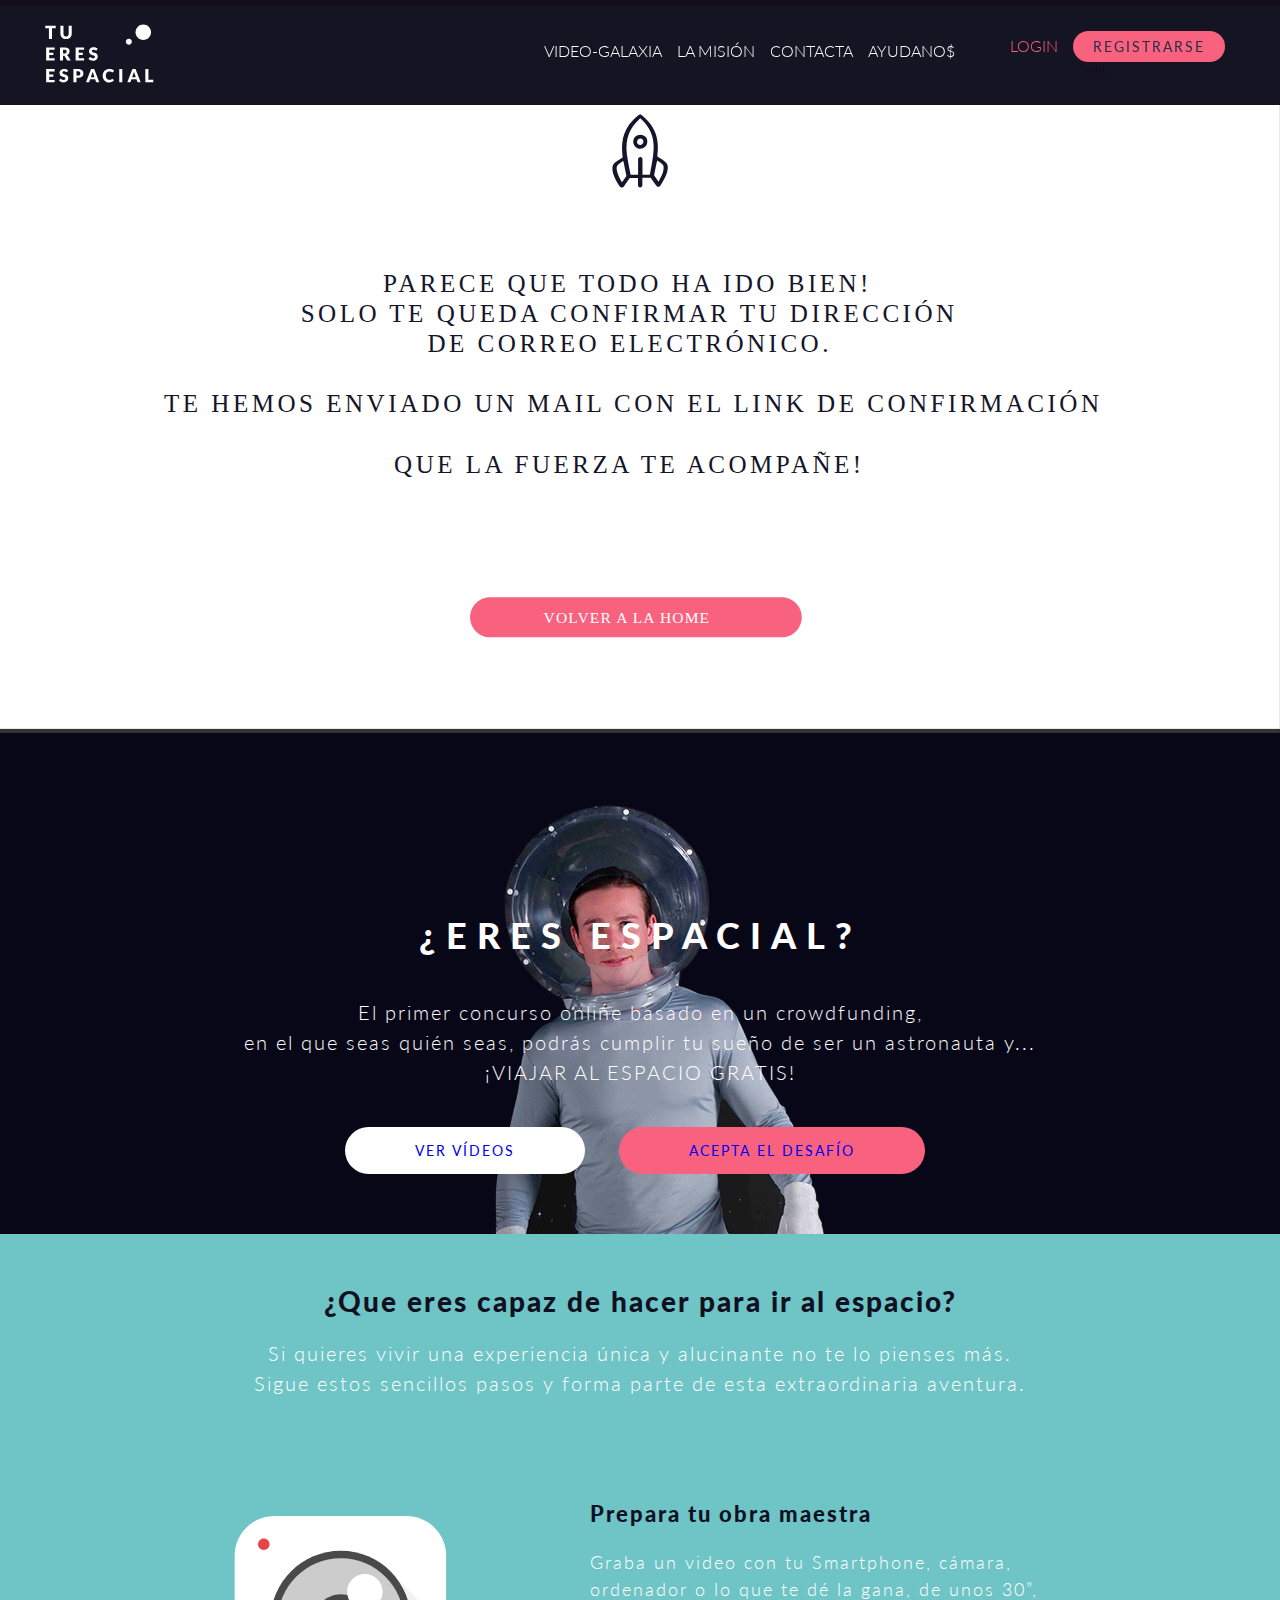
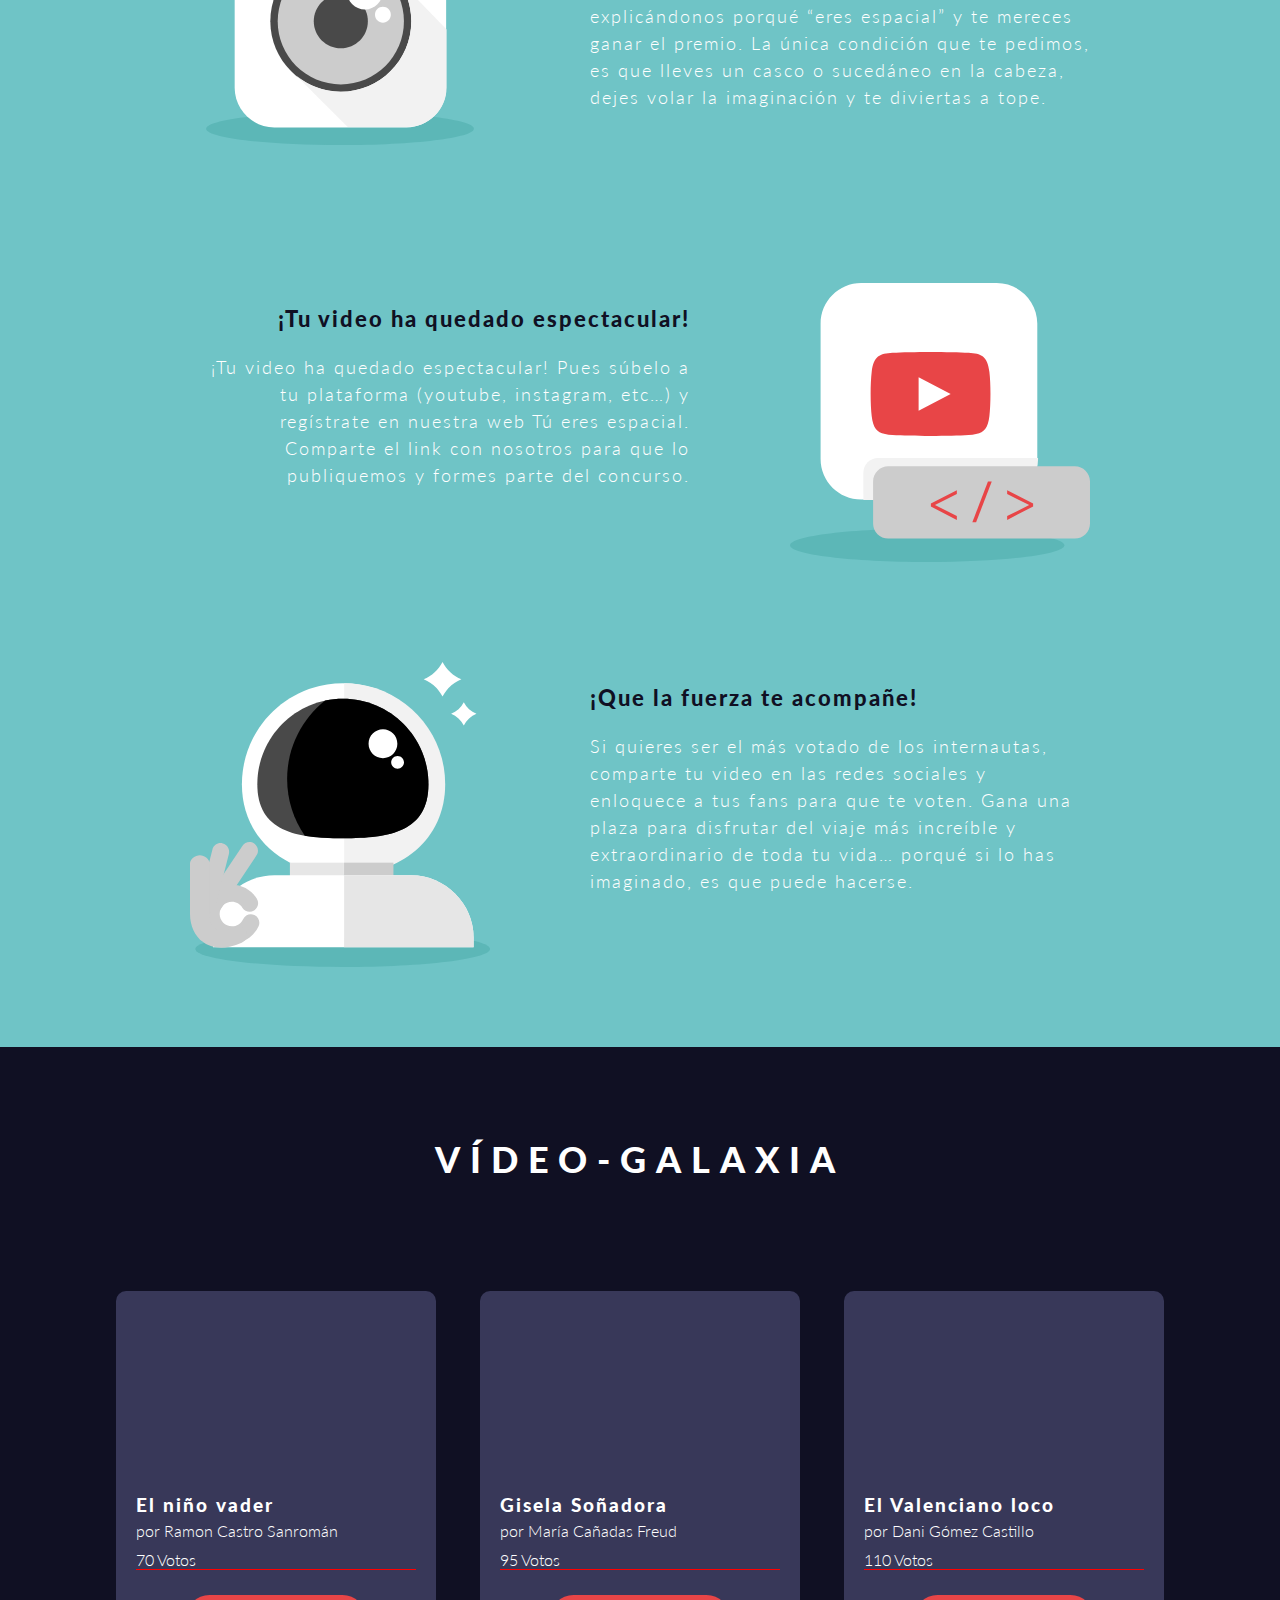
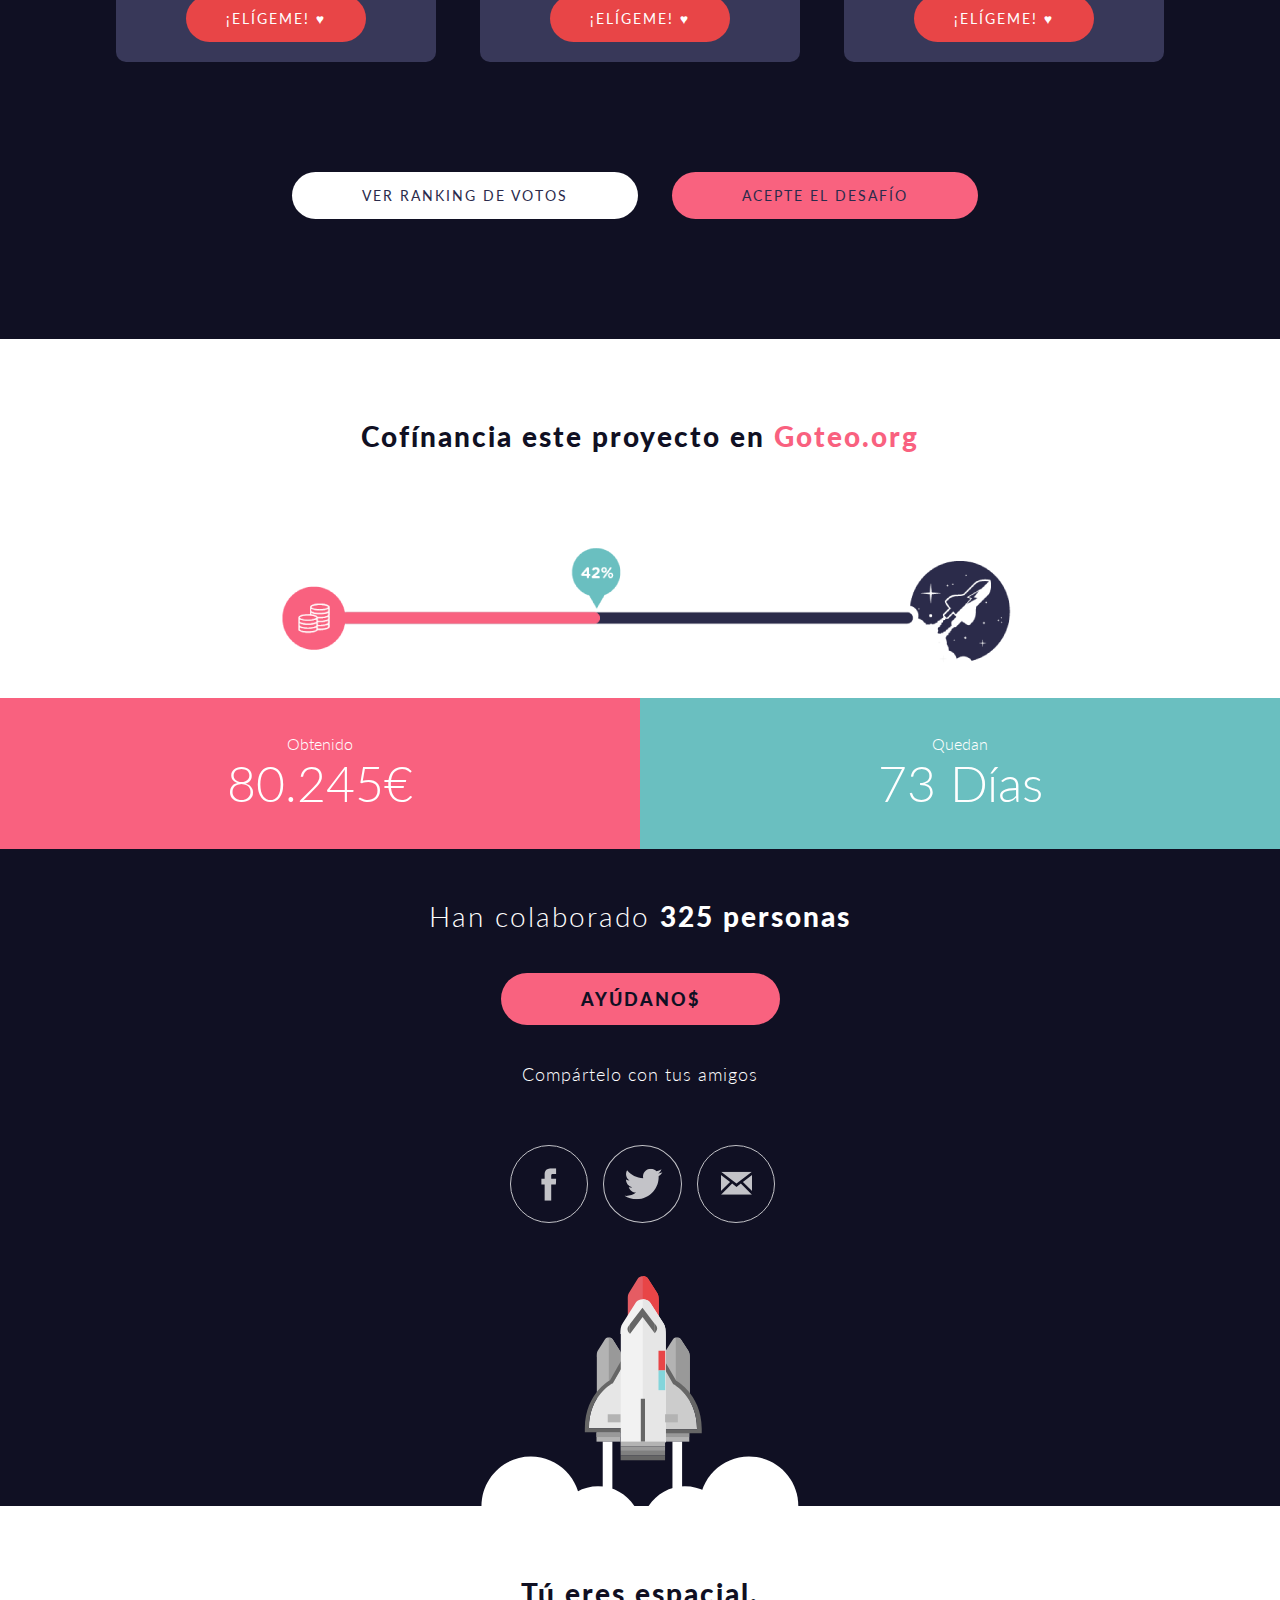
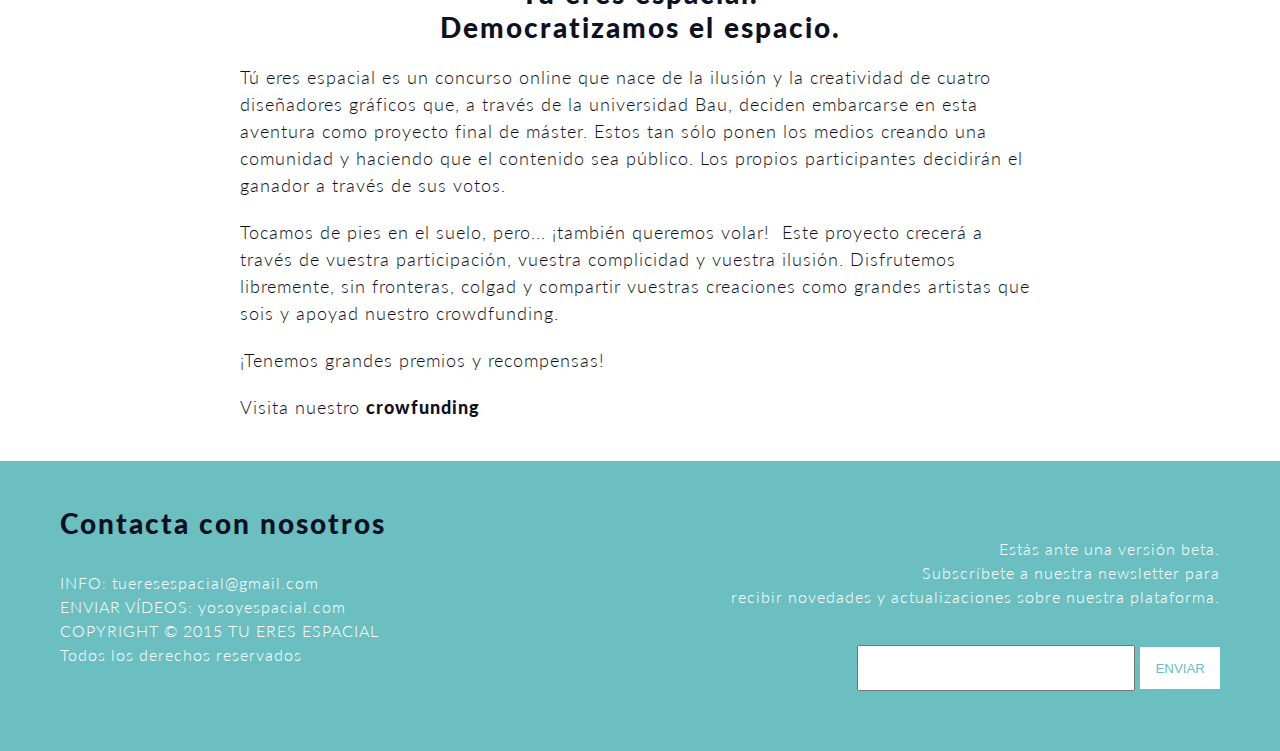
<file: registro3.html>
<!DOCTYPE html>
<html>
<head>
	<meta charset="UTF-8">
	<title>Tu eres espacial</title>
	<link href='http://fonts.googleapis.com/css?family=Lato:100,300,400,700,900,100italic,300italic,400italic,700italic,900italic' rel='stylesheet' type='text/css'>
	<link rel="stylesheet" href="css/style4.css" type="text/css"/>
</head>
<body>

	<header>
		<a href="index.html"><img  class="logo" src="img/logo.svg" style="float:left; width:120px;"></a>
		<div class="header_desktop">
			<nav class="menu">
				<ul>
					<li><a href="galeria.html">VIDEO-GALAXIA</a></li>
					<li><a href="#project">LA MISIÓN</a></li>
					<li><a href="#contacto">CONTACTA</a></li>
					<li><a href="#donar">AYUDANO$</a></li>
				</ul>
			</nav>
			<div class="redessociales">
				<ul>
					<li><a class="pink" href="login.html" >LOGIN</a></li>
					<li><a href="registro1.html" class="boton_registro">Registrarse</a></li>
				</ul>
			</div>
		</div>
	</header>
	<article class="registro">
		<a href="index3.html"><img src="img/registro3.svg"></a>
	</article>

	<article class="home clearfix">
		<h1> ¿Eres espacial?</h1>
		<p>El primer concurso online basado en un crowdfunding,</br> en el que seas quién seas, podrás cumplir tu sueño de ser un astronauta y...</br> ¡VIAJAR AL ESPACIO GRATIS!</p>
		<button class="boton_blanco"><a href="#videos">Ver vídeos</a></button>
		<button class="boton_participar"><a href="#participar">Acepta el desafío</a></button>
	</article>
	<article class="explicacion clearfix">
		<h2><a name="participar">¿Que eres capaz de hacer para ir al espacio?</a></h2>
		<p class="subtitle">Si quieres vivir una experiencia única y alucinante no te lo pienses más.</br>
		Sigue estos sencillos pasos y forma parte de esta extraordinaria aventura. </p>
		<div class="paso right clearfix">
			<img src="img/1.svg">
			<div>
				<h3>Prepara tu obra maestra</h3>
				<p>Graba un video con tu Smartphone, cámara, ordenador o lo que te dé la gana, de unos 30”, explicándonos porqué “eres espacial” y te mereces ganar el premio. La única condición que te pedimos, es que lleves un casco o sucedáneo en la cabeza, dejes volar la imaginación y te diviertas a tope.</p>
			</div>
		</div>
		<div class="paso left clearfix">
			<img src="img/2.svg">
			<div>
				<h3>¡Tu video ha quedado espectacular!</h3>
				<p>¡Tu video ha quedado espectacular! Pues súbelo a tu plataforma (youtube, instagram, etc…) y regístrate en nuestra web Tú eres espacial. Comparte el link con nosotros para que lo publiquemos y formes parte del concurso.</p>
			</div>
		</div>
		<div class="paso right clearfix">
			<img src="img/3.svg" >
			<div>
				<h3>¡Que la fuerza te acompañe!</h3>
				<p>Si quieres ser el más votado de los internautas, comparte tu video en las redes sociales y enloquece a tus fans para que te voten. Gana una plaza para disfrutar del viaje más increíble y extraordinario de toda tu vida… porqué si lo has imaginado, es que puede hacerse.
</p>
			</div>
		</div>
		
		
	</article>

	<article class="videos">
		<h1><a name="videos">VÍDEO-GALAXIA</a></h1>
		<section class="user">
			<iframe width="320" height="180" src="http://www.youtube.com/embed/-acmjJb8f78" frameborder="0" allowfullscreen></iframe>
			<div class="datos">
				<h3>El niño vader</h3>
				<p>por <span style="color:##E84547;">Ramon Castro Sanromán</span></p>
				<p class="votos">70 Votos</p>
				<a href="index2.html"><button class="boton_rosa2">¡Elígeme! ♥ </button></a>
			</div>
		</section>
		<section class="user">
			<iframe width="320" height="180" src="http://www.youtube.com/embed/KJ60hhQaNFo" frameborder="0" allowfullscreen></iframe>
			<div class="datos">
				<h3>Gisela Soñadora</h3>
				<p>por <span style="color:##E84547;">María Cañadas Freud</span></p>
				<p class="votos">95 Votos</p>
				<button class="boton_rosa2">¡Elígeme! ♥  </button>
			</div>
		</section>
		<section class="user">
			<iframe width="320" height="180" src="http://www.youtube.com/embed/1z07x-TVDLU" frameborder="0" allowfullscreen></iframe>
			<div class="datos">
				<h3>El Valenciano loco</h3>
				<p>por <span style="color:##E84547;">Dani Gómez Castillo</span></p>
				<p class="votos">110 Votos</p>
				<button class="boton_rosa2">¡Elígeme! ♥  </button>
			</div>
		</section>
		<a href="33ranking.html" target="blank"><button class="boton_blanco">Ver Ranking de votos</button></a>
		<a href="img/ranking.pdf" target="blank"><button class="boton_participar">Acepte el desafío</button></a>
	</article>

	<a name="donar"><article class="donacion"></a>

		<section class="goteo clearfix">
			<h2>Cofínancia este proyecto en <span style="color:#F9617F;">Goteo.org</span></h2>
			<img src="img/goteo.png">
			<p></p>
		</section>	

		<section class="numeros clearfix">
			<div class="rosa"><p>Obtenido</br><span style="font-size:50px;">80.245€</span></p></div>
			<div class="azul"><p>Quedan</br><span style="font-size:50px;">73 Días</span></p></div>
		</section>	

		<section class="redes clearfix">
			<h2>Han colaborado <span style="font-weight:900;">325 personas</span></h2>
			<button class="boton_donar">AYÚDANO$</button>
			<p>Compártelo con tus amigos</p>
			<ul>
				<li><img src="img/facebook-05.svg" ></li>
				<li><img src="img/twitter-05.svg" ></li>
				<li><img src="img/mail-05.svg" ></li>
			</ul>
		</section>
	</article>

	<a name="proyecto"><article class="proyecto clearfix"></a>
		<h2>Tú eres espacial.</br> Democratizamos el espacio.</h2>
		<p>Tú eres espacial es un concurso online que nace de la ilusión y la creatividad de cuatro diseñadores gráficos que, a través de la universidad Bau, deciden embarcarse en esta aventura como proyecto final de máster. Estos tan sólo ponen los medios creando una comunidad y haciendo que el contenido sea público. Los propios participantes decidirán el ganador a través de sus votos.</p>
		<p>Tocamos de pies en el suelo, pero... ¡también queremos volar!  Este proyecto crecerá a través de vuestra participación, vuestra complicidad y vuestra ilusión. Disfrutemos libremente, sin fronteras, colgad y compartir vuestras creaciones como grandes artistas que sois y apoyad nuestro crowdfunding. </p>
		<p>¡Tenemos grandes premios y recompensas!</p>
		<p>Visita nuestro <span style="font-weight:900;">crowfunding</span></p>
	</article>

	<footer class="clearfix">
		<div class="contacto">
			<h2><a name="contacto">Contacta con nosotros</a></h2>
			<p
			+34 93 284 32 12<br>
			INFO: tueresespacial@gmail.com<br>
			ENVIAR VÍDEOS: yosoyespacial.com<br>
			COPYRIGHT © 2015 TU ERES ESPACIAL<br>
			Todos los derechos reservados<br>
			</p>
		</div>

		<div class="newsletter">
			<div>
				<label><p>Estás ante una versión beta. <br>Subscríbete a nuestra newsletter para<br> recibir novedades y actualizaciones sobre nuestra plataforma.</p>
				</label>
				<input id="email" style="width:270px; height:40px;">
				<button class="enviar">ENVIAR</button>
			</div>
		</div>
	</footer>

</body>

</html>
</file>
<file: css/style.css>
body{
	margin: 0;
}

li{
	list-style-type: none;
	float: left;
	padding-right: 15px;
	font-family: 'Lato', sans-serif;
	font-weight: 300;
}

header{
	background-color: rgba(8, 7, 23, .95);
	color: #fff;
	padding: 20px;
	height: 65px;
	margin: 0;
	position: fixed;
	width: 100%;
	z-index: 1;
}

nav, .redessociales{
	float: left;
}
nav{
	margin-right: 80px;
}

.redessociales hr{
	width: 1px;
	height: 20px;
}

.header_mobile nav li:first-child{
	border-top: 30px solid transparent;
	background-clip: padding-box;
	position: relative;

}
.header_mobile nav li{
	display: block;
	padding: 5px 60px 5px 20px;
	border-bottom: 1px solid #90c4db;
	background-color: #004f70;
}
.header_mobile nav{
	display: none;
}

.header_mobile nav:first-child::before{
	content: "";
	width: 0;
	height: 0;
	border-left: 10px solid transparent;
	border-right: 10px solid transparent;
	border-bottom: 10px solid #004f70;
	position: absolute;
		top: 20px;
		right: 30px;
}

.dropdown {
	display: none;
	padding: 0;
	position: absolute;
		top: 100%;
		right: 0;
}
p{
	font-family: 'Lato', sans-serif;
	font-weight: 400;
	font-size: 18px;
	line-height: 150%;
	letter-spacing: 2px;
}



.hamburguer:hover > nav{
	display: block;
}

.clearfix:before,
.clearfix:after {
    content: " ";
    display: table;
}
.clearfix:after {
    clear: both;
}
.clearfix {
    *zoom: 1;
}

.redessociales{
	padding-right: 60px;
}
.boton_registro{
	background-color: #F9627F;
	color: #2B2B4C;
	font-family: 'Lato', sans-serif;
	font-weight: 400;
	font-size: 14px;
	text-transform: uppercase;
	text-decoration: none;
	border:0;
	padding: 7px 20px;
	letter-spacing: 2px;
	border-radius: 30px;
}
.perfil{
	text-transform: none;
}
.welcome{
	color: #6BBFC1;
}
.boton_gracias{
	background-color: #383859;
	color: #FFF;
	font-family: 'Lato', sans-serif;
	font-weight: 400;
	font-size: 14px;
	text-transform: uppercase;
	text-decoration: none;
	border:0;
	padding: 15px 40px;
	letter-spacing: 2px;
	border-radius: 30px;
	margin: 20px;
}
nav ul{
	padding-top: 5px;
}
header div{
	float: right;
}

header a{
	color: #fff;
	text-decoration: none;
}
.header_mobile{
	display: none;
}

.login{
	display: none;
}

.logo{
	padding: 0 20px;
	 color:#ffffff
}

.home {

	background-image: url("../img/home.jpg");
	background-position: bottom;
	background-repeat: no-repeat;
	background-color: #080717;
	margin: 0 auto;
	text-align: center;
	font-family: 'Lato', sans-serif;
	color: #fff;
	padding-top: 120px;
	position: relative;

}
.fondo{
	width: 380px;
	position: absolute;
		top: 130px;
		left: 20px;
}

h1 {
	font-family: 'Lato', sans-serif;
	font-weight: 900;
	font-size: 36px;
	text-transform: uppercase;
	margin: 0;
	padding: 60px 20px 20px;
	letter-spacing: 10px;
}

.home p{
	font-weight: 400;
	font-size: 20px;
	line-height: 150%;
	letter-spacing: 2px;
}
a {
	text-decoration: none;
}

.boton_blanco{
	background-color: #fff;
	color: #2B2B4C;
	font-family: 'Lato', sans-serif;
	font-weight: 400;
	font-size: 14px;
	text-transform: uppercase;
	text-decoration: none;
	border:0;
	padding: 15px 70px;
	letter-spacing: 2px;
	border-radius: 30px;
	margin: 10px 10px 30px;
}

.boton_participar{
	background-color: #F9627F;
	color: #2B2B4C;
	font-family: 'Lato', sans-serif;
	font-weight: 400;
	font-size: 14px;
	text-transform: uppercase;
	text-decoration: none;
	border:0;
	padding: 15px 70px;
	letter-spacing: 2px;
	border-radius: 30px;
	margin: 20px 20px 60px;
}

.explicacion{
	text-align: center;
	background-color: #63c3c6;
	color: #fff;
	padding-bottom: 30px;
}

h2{
	font-size: 28px;
	font-family: 'Lato', sans-serif;
	font-weight: 900;
	margin: 0;
	letter-spacing: 2px;
	padding: 50px 0 20px;
	color: #101023;
}

.subtitle{
	font-family: 'Lato', sans-serif;
	font-weight: 400;
	font-size: 20px;
	line-height: 150%;
	letter-spacing: 2px;
	width:800px;
	text-align:center;
	margin: 0 auto;
	padding-bottom: 30px;
}

.paso{
	padding: 50px 0;
	width: 900px;
	margin:0 auto;
}

.paso p{
	width: 500px;
	font-family: 'Lato', sans-serif;
	font-weight: 400;
	font-size: 18px;
	line-height: 150%;
	letter-spacing: 2px;
	color: #fff;
}
.right img{
	float: left;
	width: 300px;
}

.right div{
	float: right;
	text-align: left;
}

.left img{
	float: right;
	width: 300px;
}

.left div{
	float: left;
	text-align: right;
}
.paso h3{
	color: #101023;
	font-size: 22px;
	font-weight:900;

}

.how {
	font-family: 'Lato', sans-serif;
	font-weight: 400;
	font-size: 13px;
	line-height: 150%;
	letter-spacing: 2px;
	text-align:center;
	color: #2B2B4C;
	padding-bottom: 60px;
	margin: 0;
}

.videos{
	background-color: #101023;
	color: #fff;
	text-align: center;
	padding-bottom: 60px;
}

.videos h1{
	padding-top: 90px;
}
.videos h2 {
	text-transform: uppercase;
	letter-spacing: 5px;
	text-align: center;
}

.videos a{
	font-family: 'Lato', sans-serif;
	font-weight: 400;
	font-size: 18px;
	line-height: 150%;
	letter-spacing: 2px;
	margin: 0;
	color: #63c3c6;
}
.donacion{
	height: 600px;
}
.subtitle2{
	font-family: 'Lato', sans-serif;
	font-weight: 300;
	font-size: 20px;
	line-height: 150%;
	letter-spacing: 2px;
	width:800px;
	text-align:center;
	margin: 0 auto;
	padding-bottom: 60px;
}
.user {
	width: 320px;
	display:inline-block;
	background-color: #383859;
	margin: 90px 20px;
	border-radius: 10px;

}
.user p{
	width: 280px;
	text-align: left;
	font-family: 'Lato', sans-serif;
	font-weight: 300;
	font-size: 16px;
	float: left;
	margin: 5px 0;
}
.user h3{
	float: left;
	font-weight: 900;
	margin-bottom: 0;
}
.votos{
	float: right;
	border-bottom: 1px solid red;
	margin-bottom: 5px;
}

h3{
	font-family: 'Lato', sans-serif;
	font-weight: 700;
	letter-spacing: 2px;
	
}

.datos{
	padding: 0 20px;
	text-align: center;
}	


.boton_rosa2{
	background-color: #E84547;
	color: #FFF;
	font-family: 'Lato', sans-serif;
	font-weight: 400;
	font-size: 14px;
	text-transform: uppercase;
	text-decoration: none;
	border:0;
	padding: 15px 40px;
	letter-spacing: 2px;
	border-radius: 30px;
	margin: 20px;
}

.accion .thanks{
	display:none;
	 }

.accion:target .thanks{
	display:block;
 }

.accion:target a{
	display:none
 }

.goteo{
	background-color: #fff;
	text-align: center;
}

.goteo h2{
	padding: 80px 0;
	font-weight: 900;
}
.numeros div{
	width: 50%;
	float: left;
}
.numeros{
	color: #fff;
	font-family: 'Lato', sans-serif;
	font-weight: 300;
	text-align: center;
}
.rosa{
	background-color: #F9617F;
	padding: 20px 0;
}
.pink{
	color: #F9617F;
}

.azul{
	background-color: #6ABFC0;
	padding: 20px 0;
}

.redes{
	text-align: center;
	background-image: url(../img/cohete-04.svg);
	background-position: center bottom;
	background-repeat: no-repeat;
	background-color: #101023;
	color: #fff;
}
.redes h2{
	color: #fff;
	font-weight: 300;
}

.redes p{
	font-family: 'Lato', sans-serif;
	font-weight: 300;
	font-size: 18px;
	letter-spacing: 1px;
	margin-bottom: 60px;
}
.boton_donar{
	background-color: #F9627F;
	color: #101023;
	font-family: 'Lato', sans-serif;
	font-weight: 900;
	font-size: 18px;
	text-transform: uppercase;
	text-decoration: none;
	border:0;
	padding: 15px 80px;
	letter-spacing: 2px;
	border-radius: 30px;
	margin: 20px;
}
.redes ul{
	margin: 0 auto;
	width: 300px;
}

.redes li{
	margin-bottom: 280px;
}

.proyecto{
	clear: both;
	background-color: #fff;
	color: #101023;
	text-align: center;
	padding: 20px;
}
.proyecto p{
	width:800px;
	margin:0 auto 20px;
	text-align: left;
	font-family: 'Lato', sans-serif;
	font-weight: 300;
	font-size: 18px;
	line-height: 150%;
	letter-spacing: 1px;

}

footer{
	background-color: #6BBFC1;
	color: #fff;
	height: 290px;
	display: block;
		font-family: 'Lato', sans-serif;
	font-weight: 300;
	font-size: 16px;
	letter-spacing: 1px;
}


.contacto{
	letter-spacing: 1px;
	line-height: 150%;
	float: left;
	background-color: #6BBFC1;
	padding-left: 60px;
}


.newsletter{
	text-align: right;
	line-height: 150%;
	float:right;
	background-color: #6BBFC1;
	padding: 60px;
}

.newsletter p{
	padding-bottom: 20px;
}
.enviar{
	color: #6BBFC1;
	background-color: #fff;
	text-transform: uppercase;
	height: 42px;
	padding: 0 15px;
	border: 0;

}

.redes p{
	margin-bottom: 20px;
}

@media only screen and (min-width:1024px) and (max-width: 1200px) {
	nav{
		margin-right: 20px;
	}
}

@media only screen and (max-width: 1024px){
	.header_desktop{ 
		display: none;
	}

	.header_mobile{
		display: block;
	}

	.header_mobile img{
		display: block;
		width: 40px;
		margin: 20px 40px 0 0;
	}
	
}
</file>
<file: css/style1.css>
body{
	margin: 0;
}

li{
	list-style-type: none;
	float: left;
	padding-right: 15px;
	font-family: 'Lato', sans-serif;
	font-weight: 300;
}

header{
	background-color: rgba(8, 7, 23, .95);
	color: #fff;
	padding: 20px;
	height: 65px;
	margin: 0;
	position: fixed;ç
	top:0;
	width: 100%;
	z-index: 1;
}

nav, .redessociales{
	float: left;
}

.clearfix:before,
.clearfix:after {
    content: " ";
    display: table;
}
.clearfix:after {
    clear: both;
}
.clearfix {
    *zoom: 1;
}

.redessociales{
	padding-right: 60px;
}
.boton_registro{
	background-color: #F9627F;
	color: #2B2B4C;
	font-family: 'Lato', sans-serif;
	font-weight: 400;
	font-size: 14px;
	text-transform: uppercase;
	text-decoration: none;
	border:0;
	padding: 7px 20px;
	letter-spacing: 2px;
	border-radius: 30px;
}
nav ul{
	padding-top: 5px;
}
header div{
	float: right;
}

header a{
	color: #fff;
	text-decoration: none;
}

h1 {
	font-family: 'Lato', sans-serif;
	font-weight: 900;
	font-size: 36px;
	text-transform: uppercase;
	margin: 0;
	padding: 60px 20px 20px;
	letter-spacing: 10px;
}

.logo{
	padding: 0 20px;
	 color:#ffffff
}

.main{
	margin: 0 auto;
	background-color: #101023;
	text-align: center;
	font-family: 'Lato', sans-serif;
	color: #fff;
	padding-top: 120px;
	padding-bottom: 120px;

}
.videos h1{
	padding-top: 90px;
}
.videos h2 {
	text-transform: uppercase;
	letter-spacing: 5px;
	text-align: center;
}
.donacion{
	height: 600px;
}
.subtitle2{
	font-family: 'Lato', sans-serif;
	font-weight: 300;
	font-size: 20px;
	line-height: 150%;
	letter-spacing: 2px;
	width:800px;
	text-align:center;
	margin: 0 auto;
	padding-bottom: 60px;
}
.user {
	width: 320px;
	display:inline-block;
	background-color: #383859;
	margin: 90px 20px 0;
	border-radius: 10px;

}
.user p{
	width: 280px;
	text-align: left;
	font-family: 'Lato', sans-serif;
	font-weight: 300;
	font-size: 16px;
	float: left;
	margin: 5px 0;
}
.user h3{
	float: left;
	font-weight: 900;
	margin-bottom: 0;
}
.votos{
	float: right;
	border-bottom: 1px solid red;
	margin-bottom: 5px;
}

.datos{
	padding: 0 20px;
	text-align: center;
}

.pink{
	color: #F9617F;
}	


.boton_rosa2{
	background-color: #E84547;
	color: #FFF;
	font-family: 'Lato', sans-serif;
	font-weight: 400;
	font-size: 14px;
	text-transform: uppercase;
	text-decoration: none;
	border:0;
	padding: 15px 40px;
	letter-spacing: 2px;
	border-radius: 30px;
	margin: 20px;
}

.main ul{
	list-style-type: none;
	text-align: center;
}

.main li{
	display: inline-block;
	background-color: #F9627F;
	color: #2B2B4C;
	text-align: center;
	padding: 5px 10px;
	margin-right: 10px;
}

footer{

	background-color: #6BBFC1;
	color: #fff;
	height: 290px;
	display: block;
		font-family: 'Lato', sans-serif;
	font-weight: 300;
	font-size: 16px;
	letter-spacing: 1px;
	padding: 60px 60px 0;
}


.contacto{
	letter-spacing: 1px;
	line-height: 150%;
	float: left;
	background-color: #6BBFC1;
}


.newsletter{
	text-align: right;
	line-height: 150%;
	float:right;
	background-color: #6BBFC1;
}

.newsletter p{
	padding-bottom: 20px;
}
.enviar{
	color: #6BBFC1;
	background-color: #fff;
	text-transform: uppercase;
	height: 42px;
	padding: 0 15px;
	border: 0;

}
</file>
<file: css/style5.css>
body{
	margin: 0;
}

li{
	list-style-type: none;
	float: left;
	padding-right: 15px;
	font-family: 'Lato', sans-serif;
	font-weight: 300;
}

header{
	background-color: rgba(8, 7, 23, .95);
	color: #fff;
	padding: 20px;
	height: 65px;
	margin: 0;
	position: fixed;
	width: 100%;
	z-index: 1;
}

nav, .redessociales{
	float: left;
}
.pink{
	color: #F9617F;
}

.login{
	position: absolute;
		top: 105px;
		right: 20px;
}

.clearfix:before,
.clearfix:after {
    content: " ";
    display: table;
}
.clearfix:after {
    clear: both;
}
.clearfix {
    *zoom: 1;
}

.redessociales{
	padding-right: 60px;
}
.boton_registro{
	background-color: #F9627F;
	color: #2B2B4C;
	font-family: 'Lato', sans-serif;
	font-weight: 400;
	font-size: 14px;
	text-transform: uppercase;
	text-decoration: none;
	border:0;
	padding: 7px 20px;
	letter-spacing: 2px;
	border-radius: 30px;
}
.login{
	position: absolute;
}
nav ul{
	padding-top: 5px;
}
header div{
	float: right;
}

header a{
	color: #fff;
	text-decoration: none;
}

.logo{
	padding: 0 20px;
	 color:#ffffff
}
.registro{
	z-index: 100;
	background-color: rgba(0, 0, 0, 0.8);
	width: 100%;
	height: 100%;
}

.home {

	background-image: url("../img/home.jpg");
	background-position: bottom;
	background-repeat: no-repeat;
	background-color: #080717;
	margin: 0 auto;
	text-align: center;
	font-family: 'Lato', sans-serif;
	color: #fff;
	padding-top: 120px;
	position: relative;

}
.fondo{
	width: 380px;
	position: absolute;
		top: 130px;
		left: 20px;
}

h1 {
	font-family: 'Lato', sans-serif;
	font-weight: 900;
	font-size: 36px;
	text-transform: uppercase;
	margin: 0;
	padding: 60px 20px 20px;
	letter-spacing: 10px;
}

.home p{
	font-weight: 300;
	font-size: 20px;
	line-height: 150%;
	letter-spacing: 2px;
}
a {
	text-decoration: none;
}

.boton_blanco{
	background-color: #fff;
	color: #2B2B4C;
	font-family: 'Lato', sans-serif;
	font-weight: 400;
	font-size: 14px;
	text-transform: uppercase;
	text-decoration: none;
	border:0;
	padding: 15px 70px;
	letter-spacing: 2px;
	border-radius: 30px;
	margin: 10px 10px 30px;
}

.boton_participar{
	background-color: #F9627F;
	color: #2B2B4C;
	font-family: 'Lato', sans-serif;
	font-weight: 400;
	font-size: 14px;
	text-transform: uppercase;
	text-decoration: none;
	border:0;
	padding: 15px 70px;
	letter-spacing: 2px;
	border-radius: 30px;
	margin: 20px 20px 60px;
}

.explicacion{
	text-align: center;
	background-color: #6FC4C6;
	color: #fff;
	padding-bottom: 30px;
}

h2{
	font-size: 28px;
	font-family: 'Lato', sans-serif;
	font-weight: 900;
	margin: 0;
	letter-spacing: 2px;
	padding: 50px 0 20px;
	color: #101023;
}

.subtitle{
	font-family: 'Lato', sans-serif;
	font-weight: 300;
	font-size: 20px;
	line-height: 150%;
	letter-spacing: 2px;
	width:800px;
	text-align:center;
	margin: 0 auto;
	padding-bottom: 30px;
}

.paso{
	padding: 50px 0;
	width: 900px;
	margin:0 auto;
}

.paso p{
	width: 500px;
	font-family: 'Lato', sans-serif;
	font-weight: 300;
	font-size: 18px;
	line-height: 150%;
	letter-spacing: 2px;
	color: #fff;
}
.right img{
	float: left;
	width: 300px;
}

.right div{
	float: right;
	text-align: left;
}

.left img{
	float: right;
	width: 300px;
}

.left div{
	float: left;
	text-align: right;
}
.paso h3{
	color: #101023;
	font-size: 22px;
	font-weight:900;

}

.how {
	font-family: 'Lato', sans-serif;
	font-weight: 400;
	font-size: 13px;
	line-height: 150%;
	letter-spacing: 2px;
	text-align:center;
	color: #2B2B4C;
	padding-bottom: 60px;
	margin: 0;
}

.videos{
	background-color: #101023;
	color: #fff;
	text-align: center;
	padding-bottom: 60px;
}

.videos h1{
	padding-top: 90px;
}
.videos h2 {
	text-transform: uppercase;
	letter-spacing: 5px;
	text-align: center;
}
.donacion{
	height: 600px;
}
.subtitle2{
	font-family: 'Lato', sans-serif;
	font-weight: 300;
	font-size: 20px;
	line-height: 150%;
	letter-spacing: 2px;
	width:800px;
	text-align:center;
	margin: 0 auto;
	padding-bottom: 60px;
}
.user {
	width: 320px;
	display:inline-block;
	background-color: #383859;
	margin: 90px 20px;
	border-radius: 10px;

}
.user p{
	width: 280px;
	text-align: left;
	font-family: 'Lato', sans-serif;
	font-weight: 300;
	font-size: 16px;
	float: left;
	margin: 5px 0;
}
.user h3{
	float: left;
	font-weight: 900;
	margin-bottom: 0;
}
.votos{
	float: right;
	border-bottom: 1px solid red;
	margin-bottom: 5px;
}

h3{
	font-family: 'Lato', sans-serif;
	font-weight: 700;
	letter-spacing: 2px;
	
}

.datos{
	padding: 0 20px;
	text-align: center;
}	


.boton_rosa2{
	background-color: #E84547;
	color: #FFF;
	font-family: 'Lato', sans-serif;
	font-weight: 400;
	font-size: 14px;
	text-transform: uppercase;
	text-decoration: none;
	border:0;
	padding: 15px 40px;
	letter-spacing: 2px;
	border-radius: 30px;
	margin: 20px;
}

.goteo{
	background-color: #fff;
	text-align: center;
}

.goteo h2{
	padding: 80px 0;
	font-weight: 900;
}
.numeros div{
	width: 50%;
	float: left;
}
.numeros{
	color: #fff;
	font-family: 'Lato', sans-serif;
	font-weight: 300;
	text-align: center;
}
.rosa{
	background-color: #F9617F;
	padding: 20px 0;
}

.azul{
	background-color: #6ABFC0;
	padding: 20px 0;
}

.redes{
	text-align: center;
	background-image: url(../img/cohete-04.svg);
	background-position: center bottom;
	background-repeat: no-repeat;
	background-color: #101023;
	color: #fff;
}
.redes h2{
	color: #fff;
	font-weight: 300;
}

.redes p{
	font-family: 'Lato', sans-serif;
	font-weight: 300;
	font-size: 18px;
	letter-spacing: 1px;
	margin-bottom: 60px;
}
.boton_donar{
	background-color: #F9627F;
	color: #101023;
	font-family: 'Lato', sans-serif;
	font-weight: 900;
	font-size: 18px;
	text-transform: uppercase;
	text-decoration: none;
	border:0;
	padding: 15px 80px;
	letter-spacing: 2px;
	border-radius: 30px;
	margin: 20px;
}
.redes ul{
	margin: 0 auto;
	width: 300px;
}

.redes li{
	margin-bottom: 280px;
}

.proyecto{
	clear: both;
	background-color: #fff;
	color: #101023;
	text-align: center;
	padding: 20px;
}
.proyecto p{
	width:800px;
	margin:0 auto 20px;
	text-align: left;
	font-family: 'Lato', sans-serif;
	font-weight: 300;
	font-size: 18px;
	line-height: 150%;
	letter-spacing: 1px;

}

footer{
	background-color: #6BBFC1;
	color: #fff;
	height: 290px;
	display: block;
		font-family: 'Lato', sans-serif;
	font-weight: 300;
	font-size: 16px;
	letter-spacing: 1px;
}


.contacto{
	letter-spacing: 1px;
	line-height: 150%;
	float: left;
	background-color: #6BBFC1;
	padding-left: 60px;
}


.newsletter{
	text-align: right;
	line-height: 150%;
	float:right;
	background-color: #6BBFC1;
	padding: 60px;
}

.newsletter p{
	padding-bottom: 20px;
}
.enviar{
	color: #6BBFC1;
	background-color: #fff;
	text-transform: uppercase;
	height: 42px;
	padding: 0 15px;
	border: 0;

}
</file>
<file: css/style2.css>
body{
	margin: 0;
	font-family: 'Lato', sans-serif;
	color: #fff;
	letter-spacing: 1px;
}

li{
	list-style-type: none;
	float: left;
	padding-right: 10px;
	font-family: 'Lato', sans-serif;
	font-weight: 300;
}

header{
	background-color: rgba(8, 7, 23, .95);
	color: #fff;
	padding: 20px;
	height: 65px;
	margin: 0;
	position: fixed;ç
	top:0;
	width: 100%;
	z-index: 1;
}
.pink{
	color: #F9617F;
}

nav, .redessociales{
	float: left;
}

.clearfix:before,
.clearfix:after {
    content: " ";
    display: table;
}
.clearfix:after {
    clear: both;
}
.clearfix {
    *zoom: 1;
}

.redessociales{
	padding-right: 60px;
}
.boton_registro{
	background-color: #F9627F;
	color: #2B2B4C;
	font-family: 'Lato', sans-serif;
	font-weight: 400;
	font-size: 14px;
	text-transform: uppercase;
	text-decoration: none;
	border:0;
	padding: 7px 20px;
	letter-spacing: 2px;
	border-radius: 30px;
	margin: -10px 0 0 10px;
}
nav ul{
	padding-top: 5px;
}
header div{
	float: right;
}

header a{
	color: #fff;
	text-decoration: none;
}


h1 {
	font-family: 'Lato', sans-serif;
	font-weight: 900;
	font-size: 36px;
	text-transform: uppercase;
	margin: 0;
	padding: 60px 20px 20px;
	letter-spacing: 10px;
}

.logo{
	padding: 0 20px;
	 color:#ffffff
}

.info{
	background-image: url("../img/background.png");
	background-position: bottom;
	background-repeat: no-repeat;
	padding-top: 160px;
	text-align: center;
}
.info ul{
	margin: 0 auto;
	width: 400px;
}
.img_perfil{
	width: 150px;
	height: 150px;
	background:#F1F1F0;
	-moz-border-radius: 75px;
	-webkit-border-radius: 75px;
	border-radius: 75px;
	margin: 0 auto;
	text-align: center;
}
.perfil{
	text-transform: none;
}
.welcome{
	color: #6BBFC1;
}

li img{
	padding-top: 20px;
}

h3{
	font-family: 'Lato', sans-serif;
	font-weight: 700;
	letter-spacing: 2px;
	font-size: 22px;	
}
p{
	list-style-type: none;
	padding-right: 18px;
	font-family: 'Lato', sans-serif;
	font-weight: 300;
}

.boton_rosa2{
	background-color: #E84547;
	color: #FFF;
	font-family: 'Lato', sans-serif;
	font-weight: 400;
	font-size: 14px;
	text-transform: uppercase;
	text-decoration: none;
	border:0;
	padding: 15px 40px;
	letter-spacing: 2px;
	border-radius: 30px;
	margin: 20px;
}

.bio{
	background-color: #F1F1F0;
	text-align: center;
}

.bio h1{
	color: #2A2A4A;
}
.bio h2{
	color: #F9627F;
}
.bio p{
	color: #2A2A4A;
	line-height: 150%;
}
.historia{
	height: 200px;
}

form{
	width: 800px;
	margin: 0 auto;
}
form p{
	margin-bottom: 0;
}
.titulo, .url, .historia{
	width: 650px;
	font-family: 'Lato', sans-serif;
	font-weight: 400;
	font-size: 14px;
	text-decoration: none;
	border:0;
	padding: 15px 40px;
	letter-spacing: 2px;
	border-radius: 30px;
	margin: 10px; 
}

button {
	background-color: #F9627F;
	color: #FFF;
	font-family: 'Lato', sans-serif;
	font-weight: 400;
	font-size: 14px;
	text-transform: uppercase;
	text-decoration: none;
	border:0;
	padding: 15px 40px;
	letter-spacing: 2px;
	border-radius: 30px;
	margin: 20px;
}
footer{

	background-color: #6BBFC1;
	color: #fff;
	height: 290px;
	display: block;
		font-family: 'Lato', sans-serif;
	font-weight: 300;
	font-size: 16px;
	letter-spacing: 1px;
	padding: 60px 60px 0;
}


.contacto{
	letter-spacing: 1px;
	line-height: 150%;
	float: left;
	background-color: #6BBFC1;
}


.newsletter{
	text-align: right;
	line-height: 150%;
	float:right;
	background-color: #6BBFC1;
}

.newsletter p{
	padding-bottom: 20px;
}
.enviar{
	color: #6BBFC1;
	background-color: #fff;
	text-transform: uppercase;
	height: 42px;
	padding: 0 15px;
	border: 0;

}
</file>
<file: css/style3.css>
body{
	margin: 0;
	font-family: 'Lato', sans-serif;
	color: #fff;
	letter-spacing: 1px;
}

li{
	list-style-type: none;
	float: left;
	padding-right: 15px;
	font-family: 'Lato', sans-serif;
	font-weight: 300;
}

header{
	background-color: rgba(8, 7, 23, .95);
	color: #fff;
	padding: 20px;
	height: 65px;
	margin: 0;
	position: fixed;ç
	top:0;
	width: 100%;
	z-index: 1;
}
.pink{
	color: #F9617F;
}

nav, .redessociales{
	float: left;
}

.clearfix:before,
.clearfix:after {
    content: " ";
    display: table;
}
.clearfix:after {
    clear: both;
}
.clearfix {
    *zoom: 1;
}

.redessociales{
	padding-right: 60px;
}
.boton_registro{
	background-color: #F9627F;
	color: #2B2B4C;
	font-family: 'Lato', sans-serif;
	font-weight: 400;
	font-size: 14px;
	text-transform: uppercase;
	text-decoration: none;
	border:0;
	padding: 7px 20px;
	letter-spacing: 2px;
	border-radius: 30px;
	margin: -10px 0 0 10px;
}
nav ul{
	padding-top: 5px;
}
header div{
	float: right;
}

header a{
	color: #fff;
	text-decoration: none;
}


h1 {
	font-family: 'Lato', sans-serif;
	font-weight: 900;
	font-size: 36px;
	text-transform: uppercase;
	margin: 0;
	padding: 60px 20px 20px;
	letter-spacing: 10px;
}

.logo{
	padding: 0 20px;
	 color:#ffffff
}
.perfil{
	text-transform: none;
}
.welcome{
	color: #6BBFC1;
}
.info{
	background-image: url("../img/background.png");
	background-position: bottom;
	background-repeat: no-repeat;
	padding-top: 160px;
	text-align: center;
}
.info ul{
	margin: 0 auto;
	width: 400px;
}
.img_perfil{
	width: 150px;
	height: 150px;
	background:#F1F1F0;
	-moz-border-radius: 75px;
	-webkit-border-radius: 75px;
	border-radius: 75px;
	margin: 0 auto;
	text-align: center;
}

li img{
	padding-top: 20px;
}

h3{
	font-family: 'Lato', sans-serif;
	font-weight: 700;
	letter-spacing: 2px;
	font-size: 22px;	
}
p{
	list-style-type: none;
	padding-right: 18px;
	font-family: 'Lato', sans-serif;
	font-weight: 300;
}

.boton_rosa2{
	background-color: #E84547;
	color: #FFF;
	font-family: 'Lato', sans-serif;
	font-weight: 400;
	font-size: 14px;
	text-transform: uppercase;
	text-decoration: none;
	border:0;
	padding: 15px 40px;
	letter-spacing: 2px;
	border-radius: 30px;
	margin: 20px 0 60px;
}

.bio{
	background-color: #F1F1F0;
	text-align: center;
}

.bio h1{
	color: #2A2A4A;
}
.bio h2{
	color: #F9627F;
}
.bio p{
	color: #2A2A4A;
	line-height: 150%;
}	
.historia{
	height: 200px;
}



button {
	background-color: #F9627F;
	color: #FFF;
	font-family: 'Lato', sans-serif;
	font-weight: 400;
	font-size: 14px;
	text-transform: uppercase;
	text-decoration: none;
	border:0;
	padding: 15px 40px;
	letter-spacing: 2px;
	border-radius: 30px;
	margin: 20px;
}
footer{

	background-color: #6BBFC1;
	color: #fff;
	height: 290px;
	display: block;
		font-family: 'Lato', sans-serif;
	font-weight: 300;
	font-size: 16px;
	letter-spacing: 1px;
	padding: 60px 60px 0;
}


.contacto{
	letter-spacing: 1px;
	line-height: 150%;
	float: left;
	background-color: #6BBFC1;
}


.newsletter{
	text-align: right;
	line-height: 150%;
	float:right;
	background-color: #6BBFC1;
}

.newsletter p{
	padding-bottom: 20px;
}
.enviar{
	color: #6BBFC1;
	background-color: #fff;
	text-transform: uppercase;
	height: 42px;
	padding: 0 15px;
	border: 0;

}
</file>
<file: css/style4.css>
body{
	margin: 0;
}

li{
	list-style-type: none;
	float: left;
	padding-right: 15px;
	font-family: 'Lato', sans-serif;
	font-weight: 300;
}

header{
	background-color: rgba(8, 7, 23, .95);
	color: #fff;
	padding: 20px;
	height: 65px;
	margin: 0;
	position: fixed;
	width: 100%;
	z-index: 1;
}
.pink{
	color: #F9617F;
}
nav, .redessociales{
	float: left;
}

.clearfix:before,
.clearfix:after {
    content: " ";
    display: table;
}
.clearfix:after {
    clear: both;
}
.clearfix {
    *zoom: 1;
}

.redessociales{
	padding-right: 60px;
}
.boton_registro{
	background-color: #F9627F;
	color: #2B2B4C;
	font-family: 'Lato', sans-serif;
	font-weight: 400;
	font-size: 14px;
	text-transform: uppercase;
	text-decoration: none;
	border:0;
	padding: 7px 20px;
	letter-spacing: 2px;
	border-radius: 30px;
}
nav ul{
	padding-top: 5px;
}
header div{
	float: right;
}

header a{
	color: #fff;
	text-decoration: none;
}

.logo{
	padding: 0 20px;
	 color:#ffffff
}
.registro{
	z-index: 100;
	background-color: rgba(0, 0, 0, 0.8);
	width: 100%;
	height: 100%;
}

.home {

	background-image: url("../img/home.jpg");
	background-position: bottom;
	background-repeat: no-repeat;
	background-color: #080717;
	margin: 0 auto;
	text-align: center;
	font-family: 'Lato', sans-serif;
	color: #fff;
	padding-top: 120px;
	position: relative;

}
.fondo{
	width: 380px;
	position: absolute;
		top: 130px;
		left: 20px;
}

h1 {
	font-family: 'Lato', sans-serif;
	font-weight: 900;
	font-size: 36px;
	text-transform: uppercase;
	margin: 0;
	padding: 60px 20px 20px;
	letter-spacing: 10px;
}

.home p{
	font-weight: 300;
	font-size: 20px;
	line-height: 150%;
	letter-spacing: 2px;
}
a {
	text-decoration: none;
}

.boton_blanco{
	background-color: #fff;
	color: #2B2B4C;
	font-family: 'Lato', sans-serif;
	font-weight: 400;
	font-size: 14px;
	text-transform: uppercase;
	text-decoration: none;
	border:0;
	padding: 15px 70px;
	letter-spacing: 2px;
	border-radius: 30px;
	margin: 10px 10px 30px;
}

.boton_participar{
	background-color: #F9627F;
	color: #2B2B4C;
	font-family: 'Lato', sans-serif;
	font-weight: 400;
	font-size: 14px;
	text-transform: uppercase;
	text-decoration: none;
	border:0;
	padding: 15px 70px;
	letter-spacing: 2px;
	border-radius: 30px;
	margin: 20px 20px 60px;
}

.explicacion{
	text-align: center;
	background-color: #6FC4C6;
	color: #fff;
	padding-bottom: 30px;
}

h2{
	font-size: 28px;
	font-family: 'Lato', sans-serif;
	font-weight: 900;
	margin: 0;
	letter-spacing: 2px;
	padding: 50px 0 20px;
	color: #101023;
}

.subtitle{
	font-family: 'Lato', sans-serif;
	font-weight: 300;
	font-size: 20px;
	line-height: 150%;
	letter-spacing: 2px;
	width:800px;
	text-align:center;
	margin: 0 auto;
	padding-bottom: 30px;
}

.paso{
	padding: 50px 0;
	width: 900px;
	margin:0 auto;
}

.paso p{
	width: 500px;
	font-family: 'Lato', sans-serif;
	font-weight: 300;
	font-size: 18px;
	line-height: 150%;
	letter-spacing: 2px;
	color: #fff;
}
.right img{
	float: left;
	width: 300px;
}

.right div{
	float: right;
	text-align: left;
}

.left img{
	float: right;
	width: 300px;
}

.left div{
	float: left;
	text-align: right;
}
.paso h3{
	color: #101023;
	font-size: 22px;
	font-weight:900;

}

.how {
	font-family: 'Lato', sans-serif;
	font-weight: 400;
	font-size: 13px;
	line-height: 150%;
	letter-spacing: 2px;
	text-align:center;
	color: #2B2B4C;
	padding-bottom: 60px;
	margin: 0;
}

.videos{
	background-color: #101023;
	color: #fff;
	text-align: center;
	padding-bottom: 60px;
}

.videos h1{
	padding-top: 90px;
}
.videos h2 {
	text-transform: uppercase;
	letter-spacing: 5px;
	text-align: center;
}
.donacion{
	height: 600px;
}
.subtitle2{
	font-family: 'Lato', sans-serif;
	font-weight: 300;
	font-size: 20px;
	line-height: 150%;
	letter-spacing: 2px;
	width:800px;
	text-align:center;
	margin: 0 auto;
	padding-bottom: 60px;
}
.user {
	width: 320px;
	display:inline-block;
	background-color: #383859;
	margin: 90px 20px;
	border-radius: 10px;

}
.user p{
	width: 280px;
	text-align: left;
	font-family: 'Lato', sans-serif;
	font-weight: 300;
	font-size: 16px;
	float: left;
	margin: 5px 0;
}
.user h3{
	float: left;
	font-weight: 900;
	margin-bottom: 0;
}
.votos{
	float: right;
	border-bottom: 1px solid red;
	margin-bottom: 5px;
}

h3{
	font-family: 'Lato', sans-serif;
	font-weight: 700;
	letter-spacing: 2px;
	
}

.datos{
	padding: 0 20px;
	text-align: center;
}	


.boton_rosa2{
	background-color: #E84547;
	color: #FFF;
	font-family: 'Lato', sans-serif;
	font-weight: 400;
	font-size: 14px;
	text-transform: uppercase;
	text-decoration: none;
	border:0;
	padding: 15px 40px;
	letter-spacing: 2px;
	border-radius: 30px;
	margin: 20px;
}

.goteo{
	background-color: #fff;
	text-align: center;
}

.goteo h2{
	padding: 80px 0;
	font-weight: 900;
}
.numeros div{
	width: 50%;
	float: left;
}
.numeros{
	color: #fff;
	font-family: 'Lato', sans-serif;
	font-weight: 300;
	text-align: center;
}
.rosa{
	background-color: #F9617F;
	padding: 20px 0;
}

.azul{
	background-color: #6ABFC0;
	padding: 20px 0;
}

.redes{
	text-align: center;
	background-image: url(../img/cohete-04.svg);
	background-position: center bottom;
	background-repeat: no-repeat;
	background-color: #101023;
	color: #fff;
}
.redes h2{
	color: #fff;
	font-weight: 300;
}

.redes p{
	font-family: 'Lato', sans-serif;
	font-weight: 300;
	font-size: 18px;
	letter-spacing: 1px;
	margin-bottom: 60px;
}
.boton_donar{
	background-color: #F9627F;
	color: #101023;
	font-family: 'Lato', sans-serif;
	font-weight: 900;
	font-size: 18px;
	text-transform: uppercase;
	text-decoration: none;
	border:0;
	padding: 15px 80px;
	letter-spacing: 2px;
	border-radius: 30px;
	margin: 20px;
}
.redes ul{
	margin: 0 auto;
	width: 300px;
}

.redes li{
	margin-bottom: 280px;
}

.proyecto{
	clear: both;
	background-color: #fff;
	color: #101023;
	text-align: center;
	padding: 20px;
}
.proyecto p{
	width:800px;
	margin:0 auto 20px;
	text-align: left;
	font-family: 'Lato', sans-serif;
	font-weight: 300;
	font-size: 18px;
	line-height: 150%;
	letter-spacing: 1px;

}

footer{
	background-color: #6BBFC1;
	color: #fff;
	height: 290px;
	display: block;
		font-family: 'Lato', sans-serif;
	font-weight: 300;
	font-size: 16px;
	letter-spacing: 1px;
}


.contacto{
	letter-spacing: 1px;
	line-height: 150%;
	float: left;
	background-color: #6BBFC1;
	padding-left: 60px;
}


.newsletter{
	text-align: right;
	line-height: 150%;
	float:right;
	background-color: #6BBFC1;
	padding: 60px;
}

.newsletter p{
	padding-bottom: 20px;
}
.enviar{
	color: #6BBFC1;
	background-color: #fff;
	text-transform: uppercase;
	height: 42px;
	padding: 0 15px;
	border: 0;

}
</file>
